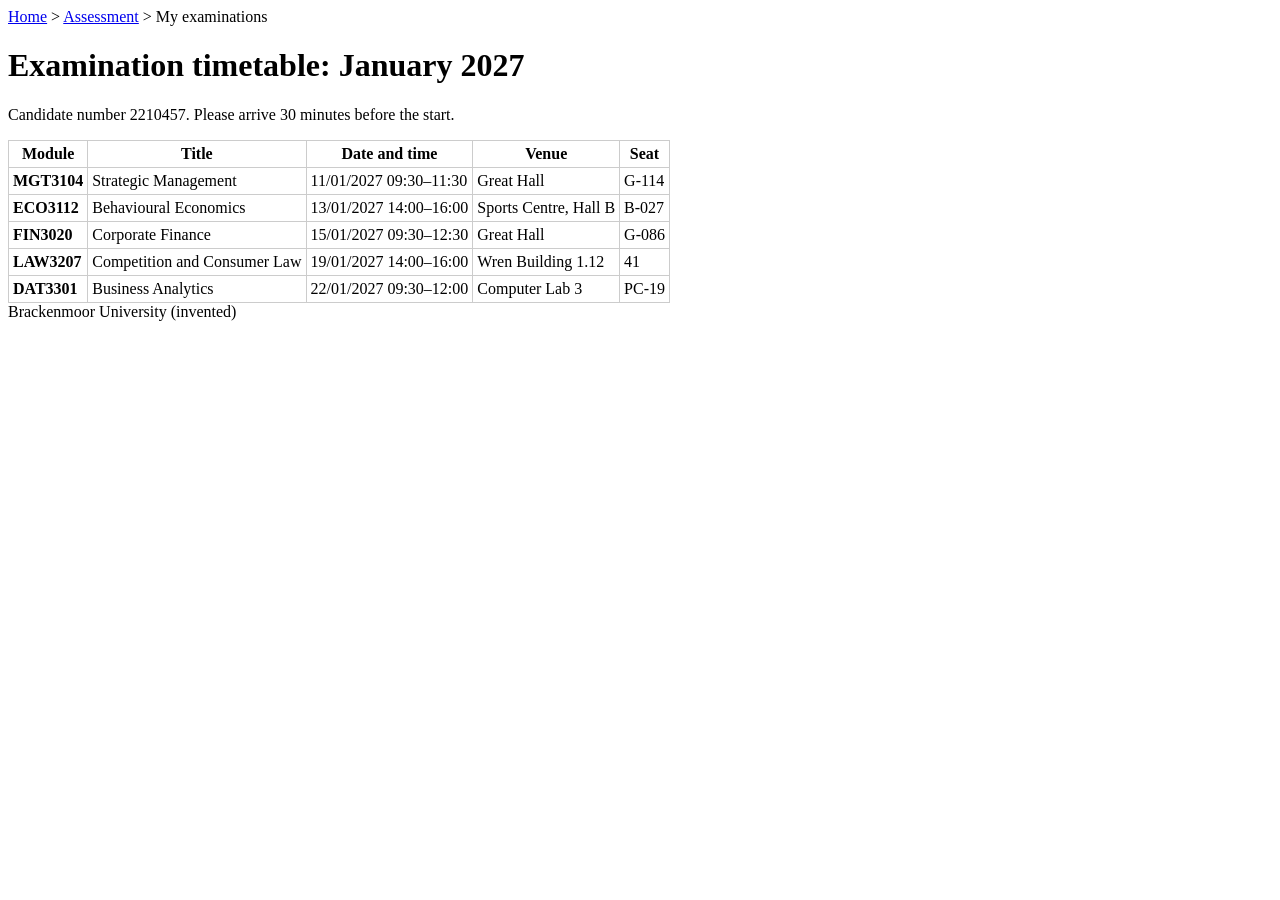
<file: data/exam-timetable.html>
<!DOCTYPE html>
<html lang="en"><head><meta charset="utf-8"><title>My examinations | Brackenmoor student portal</title>
<style>table{border-collapse:collapse}td,th{border:1px solid #ccc;padding:4px}</style></head>
<body><nav><a href="#">Home</a> &gt; <a href="#">Assessment</a> &gt; My examinations</nav>
<h1>Examination timetable: January 2027</h1>
<p>Candidate number 2210457. Please arrive 30&nbsp;minutes before the start.</p>
<!-- <tr><td>Old draft row</td></tr> -->
<table id="exams">
  <thead><tr><th>Module</th><th>Title</th><th>Date and time</th><th>Venue</th><th>Seat</th></tr></thead>
  <tbody>
      <tr class="exam-row"><td><strong>MGT3104</strong></td><td>Strategic Management</td><td>11/01/2027 09:30&ndash;11:30</td><td>Great Hall</td><td>G-114</td></tr>
      <tr class="exam-row"><td><strong>ECO3112</strong></td><td>Behavioural Economics</td><td>13/01/2027 14:00&ndash;16:00</td><td>Sports Centre, Hall B</td><td>B-027</td></tr>
      <tr class="exam-row"><td><strong>FIN3020</strong></td><td>Corporate Finance</td><td>15/01/2027 09:30&ndash;12:30</td><td>Great Hall</td><td>G-086</td></tr>
      <tr class="exam-row"><td><strong>LAW3207</strong></td><td>Competition and Consumer Law</td><td>19/01/2027 14:00&ndash;16:00</td><td>Wren Building 1.12</td><td>41</td></tr>
      <tr class="exam-row"><td><strong>DAT3301</strong></td><td>Business Analytics</td><td>22/01/2027 09:30&ndash;12:00</td><td>Computer Lab 3</td><td>PC-19</td></tr>
  </tbody>
</table>
<footer>Brackenmoor University (invented)</footer></body></html>
</file>
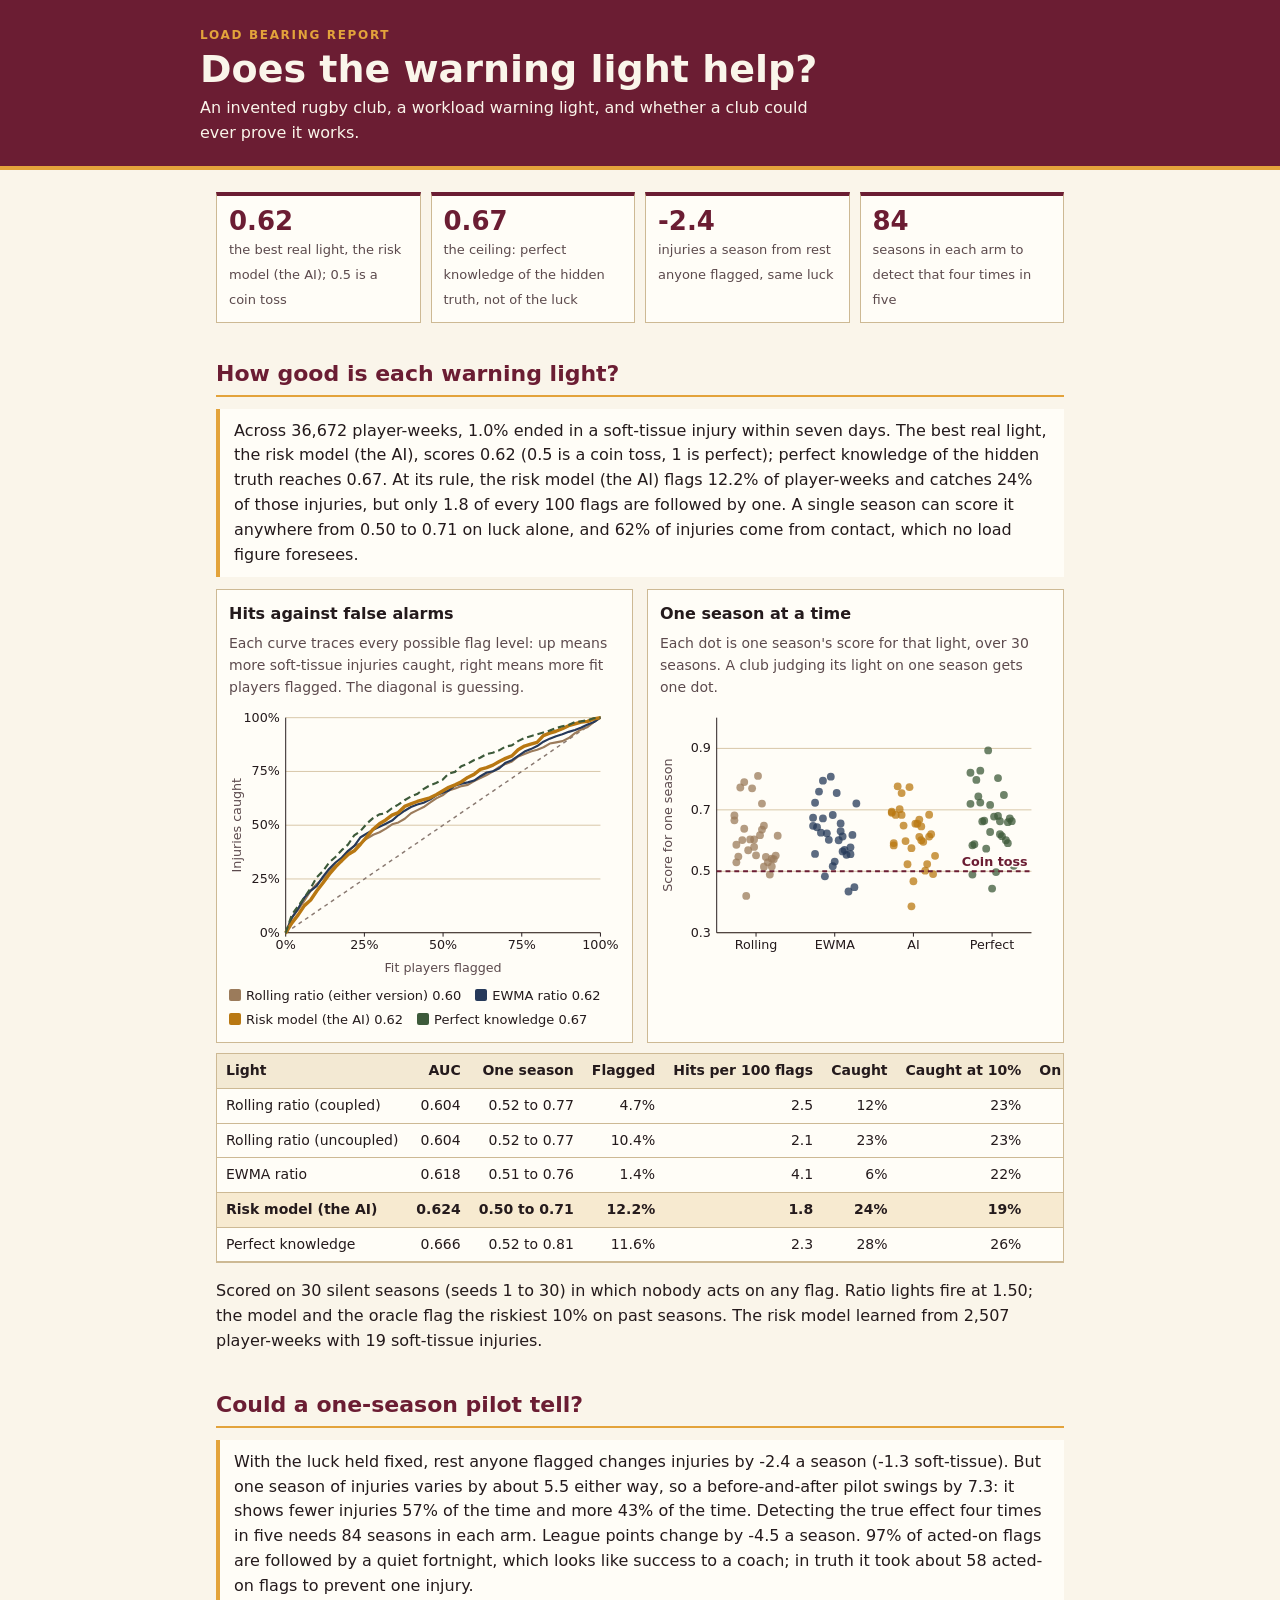
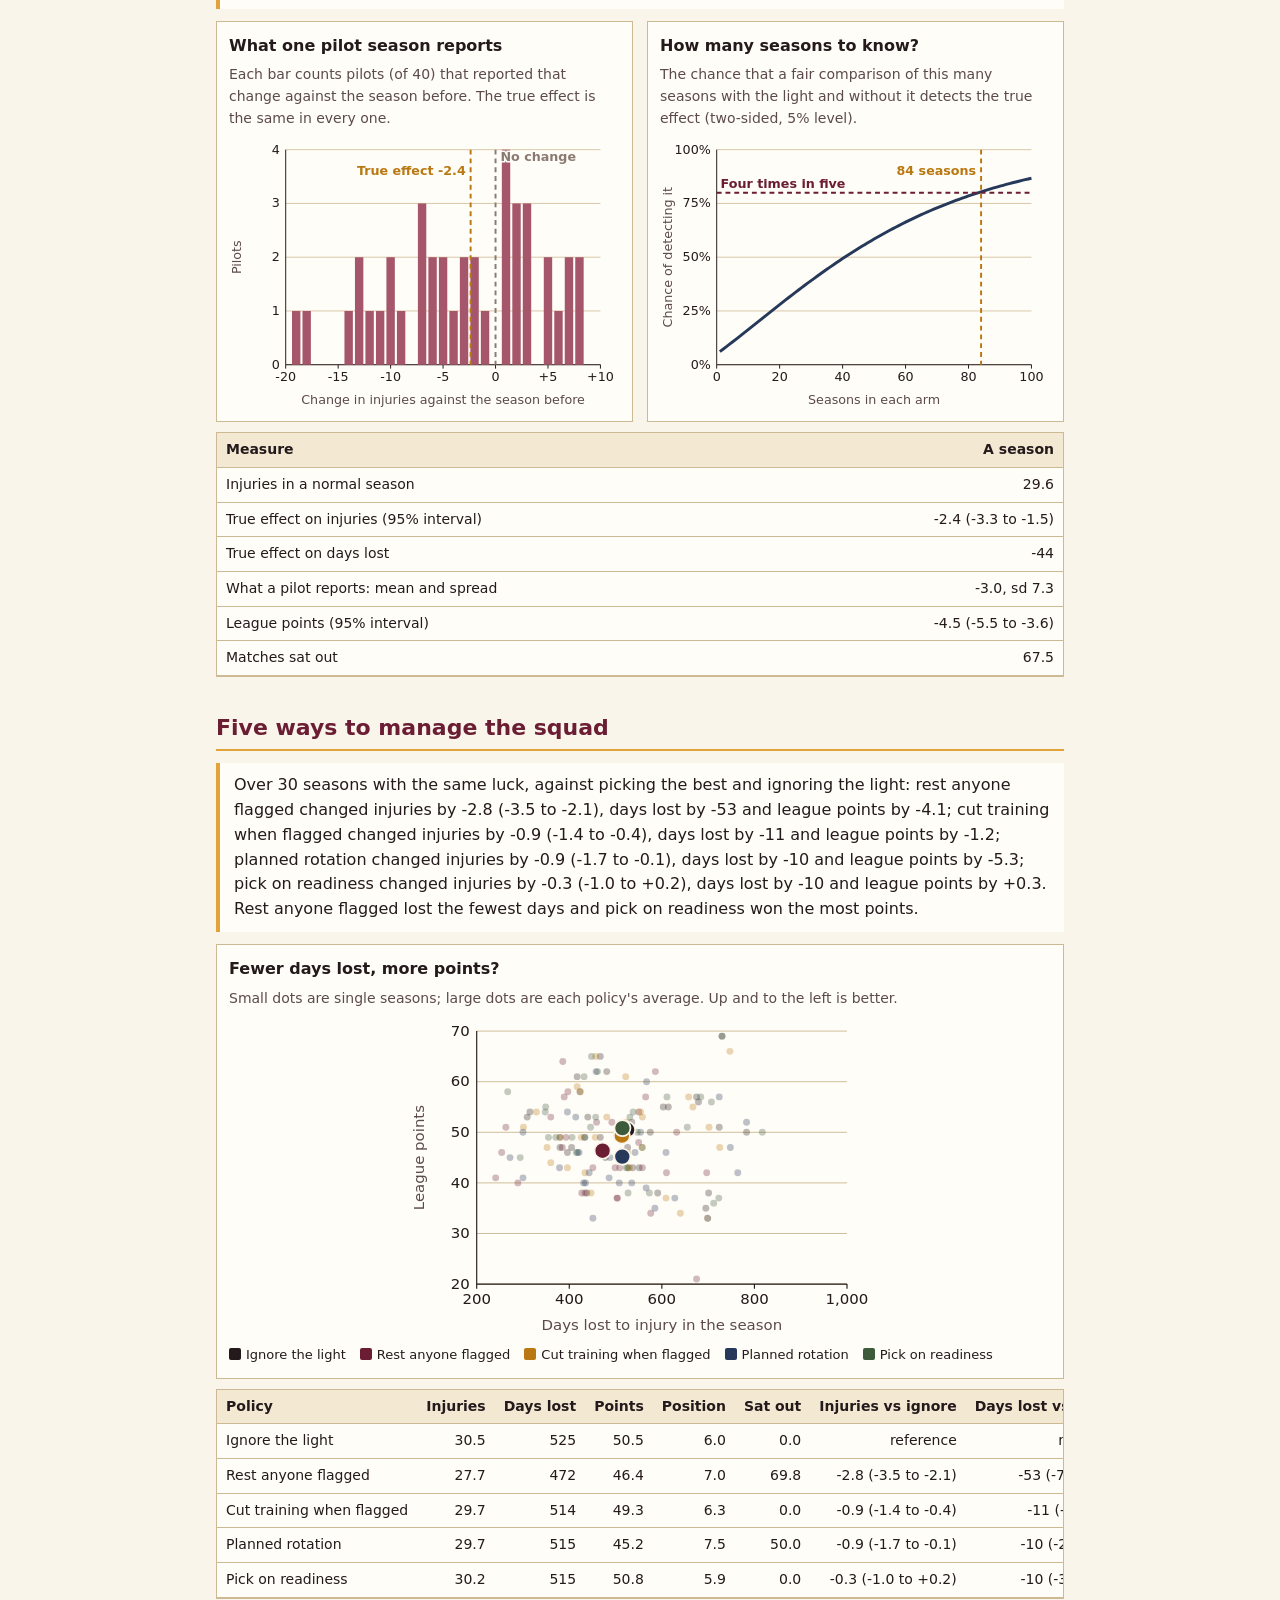
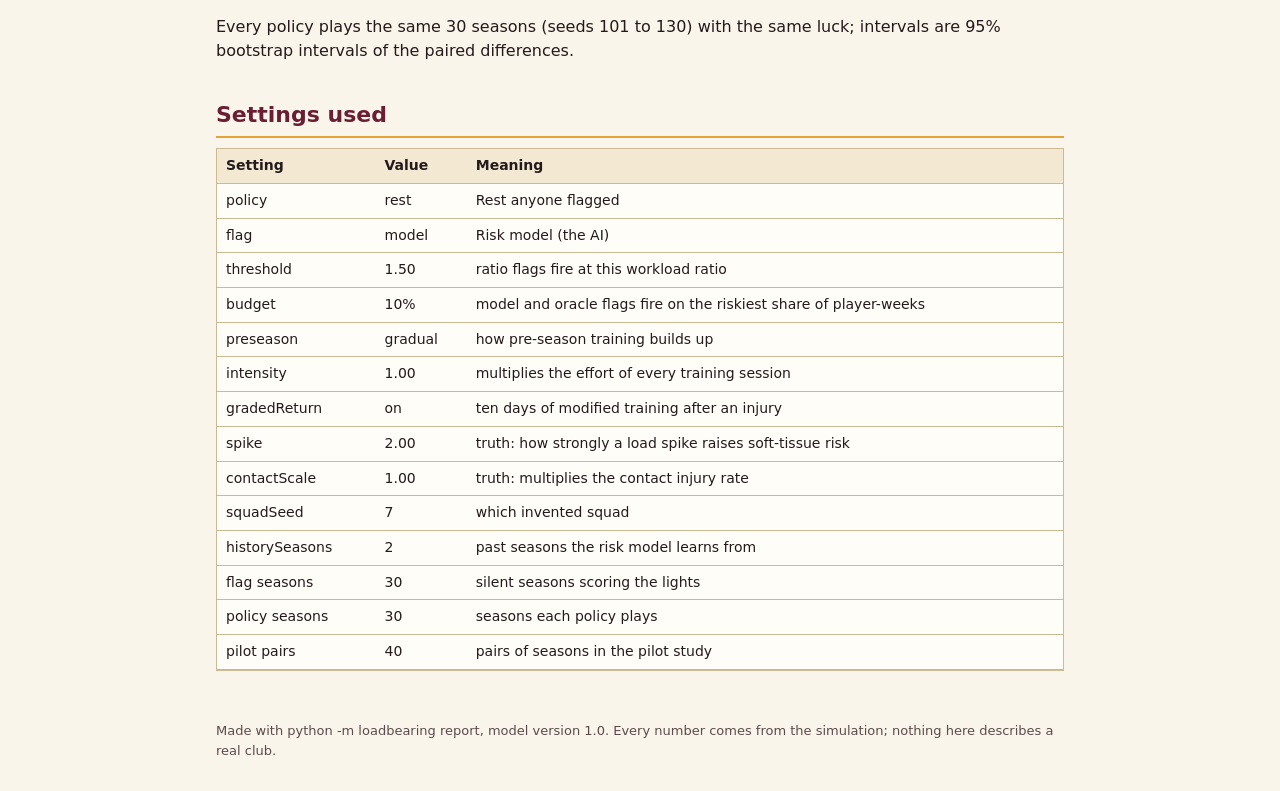
<file: docs/report.html>
<!doctype html>
<html lang="en-GB">
<head>
<meta charset="utf-8">
<meta name="viewport" content="width=device-width, initial-scale=1">
<title>Does the warning light help?</title>
<style>
:root { --claret: #6b1d33; --gold: #e3a33b; --cream: #faf5ea; --ink: #241a1c; --soft: #5c4a4d;
  --rule: #cdb994; --card: #fffdf7; --head: #f3e9d3; }
* { box-sizing: border-box; }
body { margin: 0; background: var(--cream); color: var(--ink);
  font: 16px/1.55 system-ui, -apple-system, "Segoe UI", Roboto, "Helvetica Neue", Arial, sans-serif; }
header { background: var(--claret); color: var(--cream); padding: 26px 16px 20px;
  border-bottom: 4px solid var(--gold); }
header .inner, main { max-width: 880px; margin: 0 auto; }
main { padding: 4px 16px 40px; }
.kicker { margin: 0 0 4px; color: var(--gold); font-size: 12px; font-weight: 700; letter-spacing: .14em;
  text-transform: uppercase; }
h1 { margin: 0 0 6px; font-size: clamp(26px, 6vw, 38px); line-height: 1.1; }
header p { margin: 0; max-width: 60ch; }
h2 { margin: 34px 0 10px; padding-bottom: 4px; color: var(--claret); font-size: 22px;
  border-bottom: 2px solid var(--gold); }
h3 { margin: 0 0 6px; font-size: 16px; }
.tiles { display: grid; grid-template-columns: repeat(auto-fit, minmax(min(100%, 170px), 1fr)); gap: 10px;
  margin: 18px 0 6px; }
.tile { background: var(--card); border: 1px solid var(--rule); border-top: 4px solid var(--claret);
  padding: 10px 12px; }
.tile b { display: block; color: var(--claret); font-size: 26px; line-height: 1.2; }
.tile span { color: var(--soft); font-size: 13px; }
.note { margin: 12px 0; padding: 10px 14px; background: var(--card); border-left: 4px solid var(--gold); }
.grid { display: grid; grid-template-columns: repeat(auto-fit, minmax(min(100%, 340px), 1fr)); gap: 14px; }
figure { margin: 0; padding: 12px; background: var(--card); border: 1px solid var(--rule); }
figcaption { color: var(--soft); font-size: 14px; }
svg.chart { display: block; width: 100%; max-width: 460px; height: auto; margin: 6px auto 0; font-size: 13px;
  fill: var(--ink); }
svg.chart .axis { fill: var(--soft); }
svg.chart .ref { font-weight: 700; stroke: #fffdf7; stroke-width: 3px; paint-order: stroke; }
.legend { display: flex; flex-wrap: wrap; gap: 4px 14px; margin: 8px 0 0; padding: 0; list-style: none;
  font-size: 13px; }
.legend i { display: inline-block; width: 12px; height: 12px; margin-right: 5px; vertical-align: -1px;
  border-radius: 2px; }
.table-wrap { overflow-x: auto; margin: 10px 0; border: 1px solid var(--rule); }
table { width: 100%; border-collapse: collapse; background: var(--card); font-size: 14px; }
th, td { padding: 6px 9px; border-bottom: 1px solid var(--rule); text-align: left; white-space: nowrap; }
th { background: var(--head); }
.num { text-align: right; font-variant-numeric: tabular-nums; }
tr.us td { background: #f7ead0; font-weight: 700; }
.warn { padding: 8px 12px; background: #f4dca8; border-left: 4px solid var(--claret); }
footer { max-width: 880px; margin: 0 auto; padding: 0 16px 30px; color: var(--soft); font-size: 13px; }
</style>
</head>
<body>
<header><div class="inner"><p class="kicker">Load bearing report</p><h1>Does the warning light help?</h1><p>An invented rugby club, a workload warning light, and whether a club could ever prove it works.</p></div></header>
<main>
<div class="tiles"><div class="tile"><b>0.62</b><span>the best real light, the risk model (the AI); 0.5 is a coin toss</span></div><div class="tile"><b>0.67</b><span>the ceiling: perfect knowledge of the hidden truth, not of the luck</span></div><div class="tile"><b>-2.4</b><span>injuries a season from rest anyone flagged, same luck</span></div><div class="tile"><b>84</b><span>seasons in each arm to detect that four times in five</span></div></div>
<h2>How good is each warning light?</h2>
<p class="note">Across 36,672 player-weeks, 1.0% ended in a soft-tissue injury within seven days. The best real light, the risk model (the AI), scores 0.62 (0.5 is a coin toss, 1 is perfect); perfect knowledge of the hidden truth reaches 0.67. At its rule, the risk model (the AI) flags 12.2% of player-weeks and catches 24% of those injuries, but only 1.8 of every 100 flags are followed by one. A single season can score it anywhere from 0.50 to 0.71 on luck alone, and 62% of injuries come from contact, which no load figure foresees.</p>
<div class="grid"><figure><h3>Hits against false alarms</h3><figcaption>Each curve traces every possible flag level: up means more soft-tissue injuries caught, right means more fit players flagged. The diagonal is guessing.</figcaption><svg class="chart" viewBox="0 0 400 280" role="img" aria-label="ROC curves for each warning light">
<title>ROC curves for each warning light</title>
<line x1="58" x2="380" y1="234" y2="234" stroke="#cdb994" stroke-width="0.8"/>
<text x="52" y="238" text-anchor="end">0%</text>
<line x1="58" x2="380" y1="179" y2="179" stroke="#cdb994" stroke-width="0.8"/>
<text x="52" y="183" text-anchor="end">25%</text>
<line x1="58" x2="380" y1="124" y2="124" stroke="#cdb994" stroke-width="0.8"/>
<text x="52" y="128" text-anchor="end">50%</text>
<line x1="58" x2="380" y1="69" y2="69" stroke="#cdb994" stroke-width="0.8"/>
<text x="52" y="73" text-anchor="end">75%</text>
<line x1="58" x2="380" y1="14" y2="14" stroke="#cdb994" stroke-width="0.8"/>
<text x="52" y="18" text-anchor="end">100%</text>
<line x1="58" x2="58" y1="234" y2="238" stroke="#241a1c"/>
<text x="58" y="251" text-anchor="middle">0%</text>
<line x1="138.5" x2="138.5" y1="234" y2="238" stroke="#241a1c"/>
<text x="138.5" y="251" text-anchor="middle">25%</text>
<line x1="219" x2="219" y1="234" y2="238" stroke="#241a1c"/>
<text x="219" y="251" text-anchor="middle">50%</text>
<line x1="299.5" x2="299.5" y1="234" y2="238" stroke="#241a1c"/>
<text x="299.5" y="251" text-anchor="middle">75%</text>
<line x1="380" x2="380" y1="234" y2="238" stroke="#241a1c"/>
<text x="380" y="251" text-anchor="middle">100%</text>
<line x1="58" x2="380" y1="234" y2="234" stroke="#241a1c"/>
<line x1="58" x2="58" y1="14" y2="234" stroke="#241a1c"/>
<text x="219.0" y="274" text-anchor="middle" class="axis">Fit players flagged</text>
<text transform="translate(12 124.0) rotate(-90)" text-anchor="middle" class="axis">Injuries caught</text>
<polyline points="58,234 380,14" fill="none" stroke="#8a7a72" stroke-width="1.5" stroke-linejoin="round" stroke-dasharray="4 4"/>
<polyline points="58,234 58.01,234 64.29,218.24 70.68,210.68 77.04,201.22 83.4,191.13 89.8,184.2 96.22,178.53 102.6,170.33 109.03,165.29 115.46,160.88 121.83,151.42 128.24,145.12 134.7,142.6 141.13,137.55 147.57,133.77 154.03,131.25 160.48,127.47 166.91,123.05 173.39,121.16 179.83,117.38 186.25,111.71 192.7,108.56 199.16,105.4 205.59,100.99 212.03,96.58 218.48,93.43 224.91,88.38 231.38,86.49 237.84,83.97 244.32,82.71 250.77,78.93 257.22,75.78 263.67,72.62 270.12,68.84 276.56,64.43 283.01,61.28 289.47,58.76 295.9,53.71 302.36,51.19 308.82,48.67 315.3,46.78 321.76,44.26 328.2,40.48 334.68,39.21 341.16,37.95 347.62,34.8 354.04,29.76 360.49,25.98 366.95,23.46 373.38,18.41 379.81,14 380,14" fill="none" stroke="#9b7b5b" stroke-width="2.2" stroke-linejoin="round"/>
<polyline points="58,234 58.01,234 64.29,218.87 70.66,209.42 77,198.07 83.4,191.13 89.83,186.09 96.19,176.64 102.57,168.44 108.98,162.14 115.41,157.09 121.81,150.16 128.24,145.12 134.61,136.29 141.06,132.51 147.5,128.73 153.95,125.58 160.41,122.42 166.86,119.27 173.28,113.6 179.72,109.19 186.16,105.4 192.62,102.88 199.09,100.99 205.55,97.84 211.98,93.43 218.45,90.91 224.91,88.38 231.34,83.34 237.81,81.45 244.29,80.19 250.76,78.3 257.19,73.89 263.64,70.1 270.12,68.84 276.57,65.69 282.99,60.02 289.45,57.5 295.89,53.08 302.33,48.67 308.79,46.15 315.24,43 321.68,38.58 328.13,35.43 334.59,32.91 341.07,31.02 347.53,28.5 354,26.61 360.46,24.09 366.92,20.93 373.38,18.41 379.81,14 380,14" fill="none" stroke="#26395a" stroke-width="2.2" stroke-linejoin="round"/>
<polyline points="58,234 58.01,234 64.37,223.91 70.75,215.72 77.11,206.26 83.53,200.59 89.9,191.13 96.28,182.94 102.65,174.11 109.04,166.55 115.45,160.25 121.86,153.94 128.31,150.16 134.71,143.23 141.1,135.66 147.49,128.1 153.91,122.42 160.35,118.64 166.78,113.6 173.24,111.08 179.65,104.77 186.12,102.25 192.58,99.73 199.05,97.84 205.52,95.95 211.97,92.8 218.42,89.01 224.86,85.23 231.33,82.71 237.78,79.56 244.22,75.15 250.67,71.99 257.1,66.95 263.57,65.06 270.03,62.54 276.48,58.76 282.93,55.6 289.39,53.08 295.8,46.78 302.25,43 308.72,41.11 315.19,39.21 321.59,32.28 328.05,29.76 334.52,27.87 340.99,25.35 347.44,22.19 353.91,20.3 360.38,18.41 366.87,17.78 373.33,15.26 379.81,14 380,14" fill="none" stroke="#b97812" stroke-width="3.5" stroke-linejoin="round"/>
<polyline points="58,234 58.01,234 64.25,215.72 70.62,206.89 77,198.07 83.36,188.61 89.7,177.27 96.11,170.96 102.48,162.14 108.9,156.46 115.3,149.53 121.72,143.86 128.09,134.4 134.52,129.99 140.91,122.42 147.33,116.75 153.78,112.97 160.26,111.71 166.68,106.66 173.13,102.88 179.56,98.47 186.01,94.69 192.47,92.17 198.9,87.12 205.34,83.34 211.81,80.82 218.26,77.67 224.67,71.36 231.14,69.47 237.56,63.8 244.02,61.28 250.47,57.5 256.93,54.97 263.37,51.19 269.85,49.93 276.32,47.41 282.76,43.63 289.24,42.37 295.68,37.95 302.13,34.8 308.6,32.91 315.07,31.02 321.54,29.13 328.02,27.24 334.48,24.72 340.95,22.83 347.43,21.56 353.88,18.41 360.37,17.78 366.85,16.52 373.32,14.63 379.81,14 380,14" fill="none" stroke="#3d5a3a" stroke-width="2.2" stroke-linejoin="round" stroke-dasharray="7 4"/>
</svg><ul class="legend"><li><i style="background:#9b7b5b"></i>Rolling ratio (either version) 0.60</li><li><i style="background:#26395a"></i>EWMA ratio 0.62</li><li><i style="background:#b97812"></i>Risk model (the AI) 0.62</li><li><i style="background:#3d5a3a"></i>Perfect knowledge 0.67</li></ul></figure><figure><h3>One season at a time</h3><figcaption>Each dot is one season&#x27;s score for that light, over 30 seasons. A club judging its light on one season gets one dot.</figcaption><svg class="chart" viewBox="0 0 400 280" role="img" aria-label="Single-season AUC for each light">
<title>Single-season AUC for each light</title>
<line x1="58" x2="380" y1="234" y2="234" stroke="#cdb994" stroke-width="0.8"/>
<text x="52" y="238" text-anchor="end">0.3</text>
<line x1="58" x2="380" y1="171.14" y2="171.14" stroke="#cdb994" stroke-width="0.8"/>
<text x="52" y="175.14" text-anchor="end">0.5</text>
<line x1="58" x2="380" y1="108.29" y2="108.29" stroke="#cdb994" stroke-width="0.8"/>
<text x="52" y="112.29" text-anchor="end">0.7</text>
<line x1="58" x2="380" y1="45.43" y2="45.43" stroke="#cdb994" stroke-width="0.8"/>
<text x="52" y="49.43" text-anchor="end">0.9</text>
<line x1="98.25" x2="98.25" y1="234" y2="238" stroke="#241a1c"/>
<text x="98.25" y="251" text-anchor="middle">Rolling</text>
<line x1="178.75" x2="178.75" y1="234" y2="238" stroke="#241a1c"/>
<text x="178.75" y="251" text-anchor="middle">EWMA</text>
<line x1="259.25" x2="259.25" y1="234" y2="238" stroke="#241a1c"/>
<text x="259.25" y="251" text-anchor="middle">AI</text>
<line x1="339.75" x2="339.75" y1="234" y2="238" stroke="#241a1c"/>
<text x="339.75" y="251" text-anchor="middle">Perfect</text>
<line x1="58" x2="380" y1="234" y2="234" stroke="#241a1c"/>
<line x1="58" x2="58" y1="14" y2="234" stroke="#241a1c"/>
<text transform="translate(12 124.0) rotate(-90)" text-anchor="middle" class="axis">Score for one season</text>
<circle cx="76.11" cy="118.98" r="4" fill="#9b7b5b" fill-opacity="0.75"/>
<circle cx="104.29" cy="128.49" r="4" fill="#9b7b5b" fill-opacity="0.75"/>
<circle cx="86.17" cy="127.64" r="4" fill="#9b7b5b" fill-opacity="0.75"/>
<circle cx="114.35" cy="158.27" r="4" fill="#9b7b5b" fill-opacity="0.75"/>
<circle cx="96.24" cy="138.62" r="4" fill="#9b7b5b" fill-opacity="0.75"/>
<circle cx="78.12" cy="161.95" r="4" fill="#9b7b5b" fill-opacity="0.75"/>
<circle cx="106.3" cy="124.46" r="4" fill="#9b7b5b" fill-opacity="0.75"/>
<circle cx="88.19" cy="196.38" r="4" fill="#9b7b5b" fill-opacity="0.75"/>
<circle cx="116.36" cy="158.85" r="4" fill="#9b7b5b" fill-opacity="0.75"/>
<circle cx="98.25" cy="154.83" r="4" fill="#9b7b5b" fill-opacity="0.75"/>
<circle cx="80.14" cy="156.1" r="4" fill="#9b7b5b" fill-opacity="0.75"/>
<circle cx="108.31" cy="156.49" r="4" fill="#9b7b5b" fill-opacity="0.75"/>
<circle cx="90.2" cy="149.61" r="4" fill="#9b7b5b" fill-opacity="0.75"/>
<circle cx="118.38" cy="155.03" r="4" fill="#9b7b5b" fill-opacity="0.75"/>
<circle cx="100.26" cy="73.6" r="4" fill="#9b7b5b" fill-opacity="0.75"/>
<circle cx="82.15" cy="85.45" r="4" fill="#9b7b5b" fill-opacity="0.75"/>
<circle cx="110.33" cy="162.02" r="4" fill="#9b7b5b" fill-opacity="0.75"/>
<circle cx="92.21" cy="138.5" r="4" fill="#9b7b5b" fill-opacity="0.75"/>
<circle cx="120.39" cy="134.81" r="4" fill="#9b7b5b" fill-opacity="0.75"/>
<circle cx="102.28" cy="134.17" r="4" fill="#9b7b5b" fill-opacity="0.75"/>
<circle cx="84.16" cy="139.18" r="4" fill="#9b7b5b" fill-opacity="0.75"/>
<circle cx="112.34" cy="174.56" r="4" fill="#9b7b5b" fill-opacity="0.75"/>
<circle cx="94.22" cy="86.27" r="4" fill="#9b7b5b" fill-opacity="0.75"/>
<circle cx="76.11" cy="114.1" r="4" fill="#9b7b5b" fill-opacity="0.75"/>
<circle cx="104.29" cy="101.89" r="4" fill="#9b7b5b" fill-opacity="0.75"/>
<circle cx="86.17" cy="79.87" r="4" fill="#9b7b5b" fill-opacity="0.75"/>
<circle cx="114.35" cy="166.14" r="4" fill="#9b7b5b" fill-opacity="0.75"/>
<circle cx="96.24" cy="146.23" r="4" fill="#9b7b5b" fill-opacity="0.75"/>
<circle cx="78.12" cy="144.01" r="4" fill="#9b7b5b" fill-opacity="0.75"/>
<circle cx="106.3" cy="166.39" r="4" fill="#9b7b5b" fill-opacity="0.75"/>
<circle cx="156.61" cy="116.37" r="4" fill="#26395a" fill-opacity="0.75"/>
<circle cx="184.79" cy="122.18" r="4" fill="#26395a" fill-opacity="0.75"/>
<circle cx="166.68" cy="117.02" r="4" fill="#26395a" fill-opacity="0.75"/>
<circle cx="194.85" cy="153.62" r="4" fill="#26395a" fill-opacity="0.75"/>
<circle cx="176.74" cy="113.57" r="4" fill="#26395a" fill-opacity="0.75"/>
<circle cx="158.62" cy="153.4" r="4" fill="#26395a" fill-opacity="0.75"/>
<circle cx="186.8" cy="135.59" r="4" fill="#26395a" fill-opacity="0.75"/>
<circle cx="168.69" cy="176.32" r="4" fill="#26395a" fill-opacity="0.75"/>
<circle cx="196.86" cy="133.94" r="4" fill="#26395a" fill-opacity="0.75"/>
<circle cx="178.75" cy="161.26" r="4" fill="#26395a" fill-opacity="0.75"/>
<circle cx="160.64" cy="126.12" r="4" fill="#26395a" fill-opacity="0.75"/>
<circle cx="188.81" cy="149.24" r="4" fill="#26395a" fill-opacity="0.75"/>
<circle cx="170.7" cy="132.27" r="4" fill="#26395a" fill-opacity="0.75"/>
<circle cx="198.88" cy="187.35" r="4" fill="#26395a" fill-opacity="0.75"/>
<circle cx="180.76" cy="91.04" r="4" fill="#26395a" fill-opacity="0.75"/>
<circle cx="162.65" cy="89.64" r="4" fill="#26395a" fill-opacity="0.75"/>
<circle cx="190.82" cy="154.31" r="4" fill="#26395a" fill-opacity="0.75"/>
<circle cx="172.71" cy="138.99" r="4" fill="#26395a" fill-opacity="0.75"/>
<circle cx="200.89" cy="101.83" r="4" fill="#26395a" fill-opacity="0.75"/>
<circle cx="182.78" cy="139.41" r="4" fill="#26395a" fill-opacity="0.75"/>
<circle cx="164.66" cy="131.6" r="4" fill="#26395a" fill-opacity="0.75"/>
<circle cx="192.84" cy="191.79" r="4" fill="#26395a" fill-opacity="0.75"/>
<circle cx="174.72" cy="74.37" r="4" fill="#26395a" fill-opacity="0.75"/>
<circle cx="156.61" cy="124.65" r="4" fill="#26395a" fill-opacity="0.75"/>
<circle cx="184.79" cy="130.19" r="4" fill="#26395a" fill-opacity="0.75"/>
<circle cx="166.68" cy="78.47" r="4" fill="#26395a" fill-opacity="0.75"/>
<circle cx="194.85" cy="146.65" r="4" fill="#26395a" fill-opacity="0.75"/>
<circle cx="176.74" cy="165.92" r="4" fill="#26395a" fill-opacity="0.75"/>
<circle cx="158.62" cy="101.01" r="4" fill="#26395a" fill-opacity="0.75"/>
<circle cx="186.8" cy="150.86" r="4" fill="#26395a" fill-opacity="0.75"/>
<circle cx="237.11" cy="110.25" r="4" fill="#b97812" fill-opacity="0.75"/>
<circle cx="265.29" cy="118.23" r="4" fill="#b97812" fill-opacity="0.75"/>
<circle cx="247.18" cy="113.5" r="4" fill="#b97812" fill-opacity="0.75"/>
<circle cx="275.35" cy="135.64" r="4" fill="#b97812" fill-opacity="0.75"/>
<circle cx="257.24" cy="147.46" r="4" fill="#b97812" fill-opacity="0.75"/>
<circle cx="239.12" cy="142.29" r="4" fill="#b97812" fill-opacity="0.75"/>
<circle cx="267.3" cy="125.26" r="4" fill="#b97812" fill-opacity="0.75"/>
<circle cx="249.19" cy="124.39" r="4" fill="#b97812" fill-opacity="0.75"/>
<circle cx="277.36" cy="133.16" r="4" fill="#b97812" fill-opacity="0.75"/>
<circle cx="259.25" cy="181.31" r="4" fill="#b97812" fill-opacity="0.75"/>
<circle cx="241.14" cy="113.46" r="4" fill="#b97812" fill-opacity="0.75"/>
<circle cx="269.31" cy="141" r="4" fill="#b97812" fill-opacity="0.75"/>
<circle cx="251.2" cy="140.27" r="4" fill="#b97812" fill-opacity="0.75"/>
<circle cx="279.38" cy="173.97" r="4" fill="#b97812" fill-opacity="0.75"/>
<circle cx="261.26" cy="122.46" r="4" fill="#b97812" fill-opacity="0.75"/>
<circle cx="243.15" cy="84.31" r="4" fill="#b97812" fill-opacity="0.75"/>
<circle cx="271.32" cy="170.47" r="4" fill="#b97812" fill-opacity="0.75"/>
<circle cx="253.21" cy="163.92" r="4" fill="#b97812" fill-opacity="0.75"/>
<circle cx="281.39" cy="155.32" r="4" fill="#b97812" fill-opacity="0.75"/>
<circle cx="263.27" cy="122.54" r="4" fill="#b97812" fill-opacity="0.75"/>
<circle cx="245.16" cy="107.58" r="4" fill="#b97812" fill-opacity="0.75"/>
<circle cx="273.34" cy="163.81" r="4" fill="#b97812" fill-opacity="0.75"/>
<circle cx="255.23" cy="85.06" r="4" fill="#b97812" fill-opacity="0.75"/>
<circle cx="237.11" cy="111.37" r="4" fill="#b97812" fill-opacity="0.75"/>
<circle cx="265.29" cy="135.93" r="4" fill="#b97812" fill-opacity="0.75"/>
<circle cx="247.18" cy="91.1" r="4" fill="#b97812" fill-opacity="0.75"/>
<circle cx="275.35" cy="113.28" r="4" fill="#b97812" fill-opacity="0.75"/>
<circle cx="257.24" cy="207" r="4" fill="#b97812" fill-opacity="0.75"/>
<circle cx="239.12" cy="144.64" r="4" fill="#b97812" fill-opacity="0.75"/>
<circle cx="267.3" cy="139.28" r="4" fill="#b97812" fill-opacity="0.75"/>
<circle cx="317.61" cy="70.31" r="4" fill="#3d5a3a" fill-opacity="0.75"/>
<circle cx="345.79" cy="114.53" r="4" fill="#3d5a3a" fill-opacity="0.75"/>
<circle cx="327.68" cy="100.82" r="4" fill="#3d5a3a" fill-opacity="0.75"/>
<circle cx="355.85" cy="120.9" r="4" fill="#3d5a3a" fill-opacity="0.75"/>
<circle cx="337.74" cy="103.26" r="4" fill="#3d5a3a" fill-opacity="0.75"/>
<circle cx="319.62" cy="144.55" r="4" fill="#3d5a3a" fill-opacity="0.75"/>
<circle cx="347.8" cy="133.16" r="4" fill="#3d5a3a" fill-opacity="0.75"/>
<circle cx="329.69" cy="120.15" r="4" fill="#3d5a3a" fill-opacity="0.75"/>
<circle cx="357.86" cy="117.14" r="4" fill="#3d5a3a" fill-opacity="0.75"/>
<circle cx="339.75" cy="188.83" r="4" fill="#3d5a3a" fill-opacity="0.75"/>
<circle cx="321.64" cy="143.5" r="4" fill="#3d5a3a" fill-opacity="0.75"/>
<circle cx="349.81" cy="135.22" r="4" fill="#3d5a3a" fill-opacity="0.75"/>
<circle cx="331.7" cy="119.47" r="4" fill="#3d5a3a" fill-opacity="0.75"/>
<circle cx="359.88" cy="119.9" r="4" fill="#3d5a3a" fill-opacity="0.75"/>
<circle cx="341.76" cy="115.2" r="4" fill="#3d5a3a" fill-opacity="0.75"/>
<circle cx="323.65" cy="77.63" r="4" fill="#3d5a3a" fill-opacity="0.75"/>
<circle cx="351.82" cy="93.13" r="4" fill="#3d5a3a" fill-opacity="0.75"/>
<circle cx="333.71" cy="148.01" r="4" fill="#3d5a3a" fill-opacity="0.75"/>
<circle cx="361.89" cy="165.55" r="4" fill="#3d5a3a" fill-opacity="0.75"/>
<circle cx="343.77" cy="171.92" r="4" fill="#3d5a3a" fill-opacity="0.75"/>
<circle cx="325.66" cy="94.52" r="4" fill="#3d5a3a" fill-opacity="0.75"/>
<circle cx="353.84" cy="139.36" r="4" fill="#3d5a3a" fill-opacity="0.75"/>
<circle cx="335.73" cy="47.53" r="4" fill="#3d5a3a" fill-opacity="0.75"/>
<circle cx="317.61" cy="102.12" r="4" fill="#3d5a3a" fill-opacity="0.75"/>
<circle cx="345.79" cy="75.81" r="4" fill="#3d5a3a" fill-opacity="0.75"/>
<circle cx="327.68" cy="68.2" r="4" fill="#3d5a3a" fill-opacity="0.75"/>
<circle cx="355.85" cy="142.35" r="4" fill="#3d5a3a" fill-opacity="0.75"/>
<circle cx="337.74" cy="130.96" r="4" fill="#3d5a3a" fill-opacity="0.75"/>
<circle cx="319.62" cy="174.54" r="4" fill="#3d5a3a" fill-opacity="0.75"/>
<circle cx="347.8" cy="119.94" r="4" fill="#3d5a3a" fill-opacity="0.75"/>
<line x1="58" x2="380" y1="171.14" y2="171.14" stroke="#6b1d33" stroke-width="2" stroke-dasharray="5 4"/>
<text x="376" y="166.14" text-anchor="end" fill="#6b1d33" class="ref">Coin toss</text>
</svg></figure></div>
<div class="table-wrap"><table><thead><tr><th>Light</th><th class=num>AUC</th><th class=num>One season</th><th class=num>Flagged</th><th class=num>Hits per 100 flags</th><th class=num>Caught</th><th class=num>Caught at 10%</th><th class=num>On starters</th></tr></thead><tbody><tr><td>Rolling ratio (coupled)</td><td class=num>0.604</td><td class=num>0.52 to 0.77</td><td class=num>4.7%</td><td class=num>2.5</td><td class=num>12%</td><td class=num>23%</td><td class=num>62%</td></tr><tr><td>Rolling ratio (uncoupled)</td><td class=num>0.604</td><td class=num>0.52 to 0.77</td><td class=num>10.4%</td><td class=num>2.1</td><td class=num>23%</td><td class=num>23%</td><td class=num>55%</td></tr><tr><td>EWMA ratio</td><td class=num>0.618</td><td class=num>0.51 to 0.76</td><td class=num>1.4%</td><td class=num>4.1</td><td class=num>6%</td><td class=num>22%</td><td class=num>n/a</td></tr><tr class=us><td>Risk model (the AI)</td><td class=num>0.624</td><td class=num>0.50 to 0.71</td><td class=num>12.2%</td><td class=num>1.8</td><td class=num>24%</td><td class=num>19%</td><td class=num>37%</td></tr><tr><td>Perfect knowledge</td><td class=num>0.666</td><td class=num>0.52 to 0.81</td><td class=num>11.6%</td><td class=num>2.3</td><td class=num>28%</td><td class=num>26%</td><td class=num>87%</td></tr></tbody></table></div>
<p>Scored on 30 silent seasons (seeds 1 to 30) in which nobody acts on any flag. Ratio lights fire at 1.50; the model and the oracle flag the riskiest 10% on past seasons. The risk model learned from 2,507 player-weeks with 19 soft-tissue injuries.</p>
<h2>Could a one-season pilot tell?</h2>
<p class="note">With the luck held fixed, rest anyone flagged changes injuries by -2.4 a season (-1.3 soft-tissue). But one season of injuries varies by about 5.5 either way, so a before-and-after pilot swings by 7.3: it shows fewer injuries 57% of the time and more 43% of the time. Detecting the true effect four times in five needs 84 seasons in each arm. League points change by -4.5 a season. 97% of acted-on flags are followed by a quiet fortnight, which looks like success to a coach; in truth it took about 58 acted-on flags to prevent one injury.</p>
<div class="grid"><figure><h3>What one pilot season reports</h3><figcaption>Each bar counts pilots (of 40) that reported that change against the season before. The true effect is the same in every one.</figcaption><svg class="chart" viewBox="0 0 400 280" role="img" aria-label="Histogram of what one pilot season reports">
<title>Histogram of what one pilot season reports</title>
<line x1="58" x2="380" y1="234" y2="234" stroke="#cdb994" stroke-width="0.8"/>
<text x="52" y="238" text-anchor="end">0</text>
<line x1="58" x2="380" y1="179" y2="179" stroke="#cdb994" stroke-width="0.8"/>
<text x="52" y="183" text-anchor="end">1</text>
<line x1="58" x2="380" y1="124" y2="124" stroke="#cdb994" stroke-width="0.8"/>
<text x="52" y="128" text-anchor="end">2</text>
<line x1="58" x2="380" y1="69" y2="69" stroke="#cdb994" stroke-width="0.8"/>
<text x="52" y="73" text-anchor="end">3</text>
<line x1="58" x2="380" y1="14" y2="14" stroke="#cdb994" stroke-width="0.8"/>
<text x="52" y="18" text-anchor="end">4</text>
<line x1="58" x2="58" y1="234" y2="238" stroke="#241a1c"/>
<text x="58" y="251" text-anchor="middle">-20</text>
<line x1="111.67" x2="111.67" y1="234" y2="238" stroke="#241a1c"/>
<text x="111.67" y="251" text-anchor="middle">-15</text>
<line x1="165.33" x2="165.33" y1="234" y2="238" stroke="#241a1c"/>
<text x="165.33" y="251" text-anchor="middle">-10</text>
<line x1="219" x2="219" y1="234" y2="238" stroke="#241a1c"/>
<text x="219" y="251" text-anchor="middle">-5</text>
<line x1="272.67" x2="272.67" y1="234" y2="238" stroke="#241a1c"/>
<text x="272.67" y="251" text-anchor="middle">0</text>
<line x1="326.33" x2="326.33" y1="234" y2="238" stroke="#241a1c"/>
<text x="326.33" y="251" text-anchor="middle">+5</text>
<line x1="380" x2="380" y1="234" y2="238" stroke="#241a1c"/>
<text x="380" y="251" text-anchor="middle">+10</text>
<line x1="58" x2="380" y1="234" y2="234" stroke="#241a1c"/>
<line x1="58" x2="58" y1="14" y2="234" stroke="#241a1c"/>
<text x="219.0" y="274" text-anchor="middle" class="axis">Change in injuries against the season before</text>
<text transform="translate(12 124.0) rotate(-90)" text-anchor="middle" class="axis">Pilots</text>
<rect x="64.44" y="179" width="8.59" height="55" fill="#a5566a"/>
<rect x="75.17" y="179" width="8.59" height="55" fill="#a5566a"/>
<rect x="118.11" y="179" width="8.59" height="55" fill="#a5566a"/>
<rect x="128.84" y="124" width="8.59" height="110" fill="#a5566a"/>
<rect x="139.57" y="179" width="8.59" height="55" fill="#a5566a"/>
<rect x="150.31" y="179" width="8.59" height="55" fill="#a5566a"/>
<rect x="161.04" y="124" width="8.59" height="110" fill="#a5566a"/>
<rect x="171.77" y="179" width="8.59" height="55" fill="#a5566a"/>
<rect x="193.24" y="69" width="8.59" height="165" fill="#a5566a"/>
<rect x="203.97" y="124" width="8.59" height="110" fill="#a5566a"/>
<rect x="214.71" y="124" width="8.59" height="110" fill="#a5566a"/>
<rect x="225.44" y="179" width="8.59" height="55" fill="#a5566a"/>
<rect x="236.17" y="124" width="8.59" height="110" fill="#a5566a"/>
<rect x="246.91" y="124" width="8.59" height="110" fill="#a5566a"/>
<rect x="257.64" y="179" width="8.59" height="55" fill="#a5566a"/>
<rect x="279.11" y="14" width="8.59" height="220" fill="#a5566a"/>
<rect x="289.84" y="69" width="8.59" height="165" fill="#a5566a"/>
<rect x="300.57" y="69" width="8.59" height="165" fill="#a5566a"/>
<rect x="322.04" y="124" width="8.59" height="110" fill="#a5566a"/>
<rect x="332.77" y="179" width="8.59" height="55" fill="#a5566a"/>
<rect x="343.51" y="124" width="8.59" height="110" fill="#a5566a"/>
<rect x="354.24" y="124" width="8.59" height="110" fill="#a5566a"/>
<line x1="272.67" x2="272.67" y1="14" y2="234" stroke="#8a7a72" stroke-width="2" stroke-dasharray="5 4"/>
<text x="277.67" y="26" text-anchor="start" fill="#8a7a72" class="ref">No change</text>
<line x1="247.18" x2="247.18" y1="14" y2="234" stroke="#b97812" stroke-width="2" stroke-dasharray="5 4"/>
<text x="242.18" y="40" text-anchor="end" fill="#b97812" class="ref">True effect -2.4</text>
</svg></figure><figure><h3>How many seasons to know?</h3><figcaption>The chance that a fair comparison of this many seasons with the light and without it detects the true effect (two-sided, 5% level).</figcaption><svg class="chart" viewBox="0 0 400 280" role="img" aria-label="Power against seasons in each arm">
<title>Power against seasons in each arm</title>
<line x1="58" x2="380" y1="234" y2="234" stroke="#cdb994" stroke-width="0.8"/>
<text x="52" y="238" text-anchor="end">0%</text>
<line x1="58" x2="380" y1="179" y2="179" stroke="#cdb994" stroke-width="0.8"/>
<text x="52" y="183" text-anchor="end">25%</text>
<line x1="58" x2="380" y1="124" y2="124" stroke="#cdb994" stroke-width="0.8"/>
<text x="52" y="128" text-anchor="end">50%</text>
<line x1="58" x2="380" y1="69" y2="69" stroke="#cdb994" stroke-width="0.8"/>
<text x="52" y="73" text-anchor="end">75%</text>
<line x1="58" x2="380" y1="14" y2="14" stroke="#cdb994" stroke-width="0.8"/>
<text x="52" y="18" text-anchor="end">100%</text>
<line x1="58" x2="58" y1="234" y2="238" stroke="#241a1c"/>
<text x="58" y="251" text-anchor="middle">0</text>
<line x1="122.4" x2="122.4" y1="234" y2="238" stroke="#241a1c"/>
<text x="122.4" y="251" text-anchor="middle">20</text>
<line x1="186.8" x2="186.8" y1="234" y2="238" stroke="#241a1c"/>
<text x="186.8" y="251" text-anchor="middle">40</text>
<line x1="251.2" x2="251.2" y1="234" y2="238" stroke="#241a1c"/>
<text x="251.2" y="251" text-anchor="middle">60</text>
<line x1="315.6" x2="315.6" y1="234" y2="238" stroke="#241a1c"/>
<text x="315.6" y="251" text-anchor="middle">80</text>
<line x1="380" x2="380" y1="234" y2="238" stroke="#241a1c"/>
<text x="380" y="251" text-anchor="middle">100</text>
<line x1="58" x2="380" y1="234" y2="234" stroke="#241a1c"/>
<line x1="58" x2="58" y1="14" y2="234" stroke="#241a1c"/>
<text x="219.0" y="274" text-anchor="middle" class="axis">Seasons in each arm</text>
<text transform="translate(12 124.0) rotate(-90)" text-anchor="middle" class="axis">Chance of detecting it</text>
<polyline points="61.22,220.6 64.44,218.18 67.66,215.73 70.88,213.26 74.1,210.77 77.32,208.26 80.54,205.73 83.76,203.19 86.98,200.65 90.2,198.09 93.42,195.53 96.64,192.96 99.86,190.39 103.08,187.82 106.3,185.26 109.52,182.69 112.74,180.14 115.96,177.59 119.18,175.04 122.4,172.51 125.62,169.98 128.84,167.47 132.06,164.97 135.28,162.49 138.5,160.02 141.72,157.57 144.94,155.14 148.16,152.72 151.38,150.32 154.6,147.95 157.82,145.59 161.04,143.26 164.26,140.94 167.48,138.65 170.7,136.39 173.92,134.14 177.14,131.93 180.36,129.73 183.58,127.56 186.8,125.42 190.02,123.3 193.24,121.21 196.46,119.14 199.68,117.1 202.9,115.09 206.12,113.1 209.34,111.14 212.56,109.21 215.78,107.31 219,105.43 222.22,103.58 225.44,101.76 228.66,99.96 231.88,98.19 235.1,96.45 238.32,94.74 241.54,93.05 244.76,91.39 247.98,89.75 251.2,88.15 254.42,86.57 257.64,85.01 260.86,83.48 264.08,81.98 267.3,80.51 270.52,79.06 273.74,77.63 276.96,76.23 280.18,74.86 283.4,73.51 286.62,72.18 289.84,70.88 293.06,69.61 296.28,68.35 299.5,67.13 302.72,65.92 305.94,64.74 309.16,63.58 312.38,62.44 315.6,61.32 318.82,60.23 322.04,59.16 325.26,58.11 328.48,57.08 331.7,56.07 334.92,55.08 338.14,54.11 341.36,53.16 344.58,52.23 347.8,51.32 351.02,50.43 354.24,49.56 357.46,48.7 360.68,47.87 363.9,47.05 367.12,46.25 370.34,45.47 373.56,44.7 376.78,43.95 380,43.21" fill="none" stroke="#26395a" stroke-width="3" stroke-linejoin="round"/>
<line x1="58" x2="380" y1="58" y2="58" stroke="#6b1d33" stroke-width="2" stroke-dasharray="5 4"/>
<text x="62" y="53" text-anchor="start" fill="#6b1d33" class="ref">Four times in five</text>
<line x1="328.48" x2="328.48" y1="14" y2="234" stroke="#b97812" stroke-width="2" stroke-dasharray="5 4"/>
<text x="323.48" y="40" text-anchor="end" fill="#b97812" class="ref">84 seasons</text>
</svg></figure></div>
<div class="table-wrap"><table><thead><tr><th>Measure</th><th class=num>A season</th></tr></thead><tbody><tr><td>Injuries in a normal season</td><td class=num>29.6</td></tr><tr><td>True effect on injuries (95% interval)</td><td class=num>-2.4 (-3.3 to -1.5)</td></tr><tr><td>True effect on days lost</td><td class=num>-44</td></tr><tr><td>What a pilot reports: mean and spread</td><td class=num>-3.0, sd 7.3</td></tr><tr><td>League points (95% interval)</td><td class=num>-4.5 (-5.5 to -3.6)</td></tr><tr><td>Matches sat out</td><td class=num>67.5</td></tr></tbody></table></div>
<h2>Five ways to manage the squad</h2>
<p class="note">Over 30 seasons with the same luck, against picking the best and ignoring the light: rest anyone flagged changed injuries by -2.8 (-3.5 to -2.1), days lost by -53 and league points by -4.1; cut training when flagged changed injuries by -0.9 (-1.4 to -0.4), days lost by -11 and league points by -1.2; planned rotation changed injuries by -0.9 (-1.7 to -0.1), days lost by -10 and league points by -5.3; pick on readiness changed injuries by -0.3 (-1.0 to +0.2), days lost by -10 and league points by +0.3. Rest anyone flagged lost the fewest days and pick on readiness won the most points.</p>
<figure><h3>Fewer days lost, more points?</h3><figcaption>Small dots are single seasons; large dots are each policy&#x27;s average. Up and to the left is better.</figcaption><svg class="chart" viewBox="0 0 400 280" role="img" aria-label="Days lost against league points for each policy">
<title>Days lost against league points for each policy</title>
<line x1="58" x2="380" y1="234" y2="234" stroke="#cdb994" stroke-width="0.8"/>
<text x="52" y="238" text-anchor="end">20</text>
<line x1="58" x2="380" y1="190" y2="190" stroke="#cdb994" stroke-width="0.8"/>
<text x="52" y="194" text-anchor="end">30</text>
<line x1="58" x2="380" y1="146" y2="146" stroke="#cdb994" stroke-width="0.8"/>
<text x="52" y="150" text-anchor="end">40</text>
<line x1="58" x2="380" y1="102" y2="102" stroke="#cdb994" stroke-width="0.8"/>
<text x="52" y="106" text-anchor="end">50</text>
<line x1="58" x2="380" y1="58" y2="58" stroke="#cdb994" stroke-width="0.8"/>
<text x="52" y="62" text-anchor="end">60</text>
<line x1="58" x2="380" y1="14" y2="14" stroke="#cdb994" stroke-width="0.8"/>
<text x="52" y="18" text-anchor="end">70</text>
<line x1="58" x2="58" y1="234" y2="238" stroke="#241a1c"/>
<text x="58" y="251" text-anchor="middle">200</text>
<line x1="138.5" x2="138.5" y1="234" y2="238" stroke="#241a1c"/>
<text x="138.5" y="251" text-anchor="middle">400</text>
<line x1="219" x2="219" y1="234" y2="238" stroke="#241a1c"/>
<text x="219" y="251" text-anchor="middle">600</text>
<line x1="299.5" x2="299.5" y1="234" y2="238" stroke="#241a1c"/>
<text x="299.5" y="251" text-anchor="middle">800</text>
<line x1="380" x2="380" y1="234" y2="238" stroke="#241a1c"/>
<text x="380" y="251" text-anchor="middle">1,000</text>
<line x1="58" x2="380" y1="234" y2="234" stroke="#241a1c"/>
<line x1="58" x2="58" y1="14" y2="234" stroke="#241a1c"/>
<text x="219.0" y="274" text-anchor="middle" class="axis">Days lost to injury in the season</text>
<text transform="translate(12 124.0) rotate(-90)" text-anchor="middle" class="axis">League points</text>
<circle cx="189.22" cy="115.2" r="3" fill="#241a1c" fill-opacity="0.3"/>
<circle cx="165.47" cy="36" r="3" fill="#241a1c" fill-opacity="0.3"/>
<circle cx="169.89" cy="124" r="3" fill="#241a1c" fill-opacity="0.3"/>
<circle cx="154.6" cy="88.8" r="3" fill="#241a1c" fill-opacity="0.3"/>
<circle cx="268.91" cy="97.6" r="3" fill="#241a1c" fill-opacity="0.3"/>
<circle cx="192.84" cy="93.2" r="3" fill="#241a1c" fill-opacity="0.3"/>
<circle cx="153.8" cy="154.8" r="3" fill="#241a1c" fill-opacity="0.3"/>
<circle cx="220.21" cy="80" r="3" fill="#241a1c" fill-opacity="0.3"/>
<circle cx="199.28" cy="132.8" r="3" fill="#241a1c" fill-opacity="0.3"/>
<circle cx="101.87" cy="88.8" r="3" fill="#241a1c" fill-opacity="0.3"/>
<circle cx="147.76" cy="66.8" r="3" fill="#241a1c" fill-opacity="0.3"/>
<circle cx="130.45" cy="106.4" r="3" fill="#241a1c" fill-opacity="0.3"/>
<circle cx="271.32" cy="18.4" r="3" fill="#241a1c" fill-opacity="0.3"/>
<circle cx="140.51" cy="115.2" r="3" fill="#241a1c" fill-opacity="0.3"/>
<circle cx="145.34" cy="53.6" r="3" fill="#241a1c" fill-opacity="0.3"/>
<circle cx="257.24" cy="168" r="3" fill="#241a1c" fill-opacity="0.3"/>
<circle cx="249.19" cy="71.2" r="3" fill="#241a1c" fill-opacity="0.3"/>
<circle cx="130.45" cy="115.2" r="3" fill="#241a1c" fill-opacity="0.3"/>
<circle cx="259.65" cy="154.8" r="3" fill="#241a1c" fill-opacity="0.3"/>
<circle cx="136.89" cy="119.6" r="3" fill="#241a1c" fill-opacity="0.3"/>
<circle cx="171.1" cy="49.2" r="3" fill="#241a1c" fill-opacity="0.3"/>
<circle cx="224.63" cy="80" r="3" fill="#241a1c" fill-opacity="0.3"/>
<circle cx="151.78" cy="106.4" r="3" fill="#241a1c" fill-opacity="0.3"/>
<circle cx="250.8" cy="75.6" r="3" fill="#241a1c" fill-opacity="0.3"/>
<circle cx="208.94" cy="102" r="3" fill="#241a1c" fill-opacity="0.3"/>
<circle cx="193.64" cy="132.8" r="3" fill="#241a1c" fill-opacity="0.3"/>
<circle cx="165.47" cy="106.4" r="3" fill="#241a1c" fill-opacity="0.3"/>
<circle cx="292.66" cy="102" r="3" fill="#241a1c" fill-opacity="0.3"/>
<circle cx="104.29" cy="84.4" r="3" fill="#241a1c" fill-opacity="0.3"/>
<circle cx="215.38" cy="154.8" r="3" fill="#241a1c" fill-opacity="0.3"/>
<circle cx="182.37" cy="132.8" r="3" fill="#6b1d33" fill-opacity="0.3"/>
<circle cx="132.87" cy="40.4" r="3" fill="#6b1d33" fill-opacity="0.3"/>
<circle cx="152.19" cy="154.8" r="3" fill="#6b1d33" fill-opacity="0.3"/>
<circle cx="162.25" cy="93.2" r="3" fill="#6b1d33" fill-opacity="0.3"/>
<circle cx="231.88" cy="102" r="3" fill="#6b1d33" fill-opacity="0.3"/>
<circle cx="202.09" cy="132.8" r="3" fill="#6b1d33" fill-opacity="0.3"/>
<circle cx="149.37" cy="154.8" r="3" fill="#6b1d33" fill-opacity="0.3"/>
<circle cx="188.41" cy="106.4" r="3" fill="#6b1d33" fill-opacity="0.3"/>
<circle cx="223.02" cy="137.2" r="3" fill="#6b1d33" fill-opacity="0.3"/>
<circle cx="83.36" cy="97.6" r="3" fill="#6b1d33" fill-opacity="0.3"/>
<circle cx="134.07" cy="71.2" r="3" fill="#6b1d33" fill-opacity="0.3"/>
<circle cx="132.46" cy="115.2" r="3" fill="#6b1d33" fill-opacity="0.3"/>
<circle cx="213.37" cy="49.2" r="3" fill="#6b1d33" fill-opacity="0.3"/>
<circle cx="79.73" cy="119.6" r="3" fill="#6b1d33" fill-opacity="0.3"/>
<circle cx="137.29" cy="66.8" r="3" fill="#6b1d33" fill-opacity="0.3"/>
<circle cx="209.34" cy="172.4" r="3" fill="#6b1d33" fill-opacity="0.3"/>
<circle cx="204.91" cy="71.2" r="3" fill="#6b1d33" fill-opacity="0.3"/>
<circle cx="93.82" cy="146" r="3" fill="#6b1d33" fill-opacity="0.3"/>
<circle cx="249.19" cy="229.6" r="3" fill="#6b1d33" fill-opacity="0.3"/>
<circle cx="74.5" cy="141.6" r="3" fill="#6b1d33" fill-opacity="0.3"/>
<circle cx="175.53" cy="93.2" r="3" fill="#6b1d33" fill-opacity="0.3"/>
<circle cx="198.88" cy="110.8" r="3" fill="#6b1d33" fill-opacity="0.3"/>
<circle cx="135.68" cy="106.4" r="3" fill="#6b1d33" fill-opacity="0.3"/>
<circle cx="198.88" cy="84.4" r="3" fill="#6b1d33" fill-opacity="0.3"/>
<circle cx="178.35" cy="132.8" r="3" fill="#6b1d33" fill-opacity="0.3"/>
<circle cx="179.96" cy="159.2" r="3" fill="#6b1d33" fill-opacity="0.3"/>
<circle cx="159.03" cy="132.8" r="3" fill="#6b1d33" fill-opacity="0.3"/>
<circle cx="258.04" cy="137.2" r="3" fill="#6b1d33" fill-opacity="0.3"/>
<circle cx="122.4" cy="88.8" r="3" fill="#6b1d33" fill-opacity="0.3"/>
<circle cx="180.36" cy="159.2" r="3" fill="#6b1d33" fill-opacity="0.3"/>
<circle cx="189.22" cy="119.6" r="3" fill="#b97812" fill-opacity="0.3"/>
<circle cx="161.44" cy="36" r="3" fill="#b97812" fill-opacity="0.3"/>
<circle cx="152.19" cy="137.2" r="3" fill="#b97812" fill-opacity="0.3"/>
<circle cx="171.1" cy="88.8" r="3" fill="#b97812" fill-opacity="0.3"/>
<circle cx="260.05" cy="97.6" r="3" fill="#b97812" fill-opacity="0.3"/>
<circle cx="188.41" cy="93.2" r="3" fill="#b97812" fill-opacity="0.3"/>
<circle cx="157.42" cy="154.8" r="3" fill="#b97812" fill-opacity="0.3"/>
<circle cx="200.49" cy="84.4" r="3" fill="#b97812" fill-opacity="0.3"/>
<circle cx="190.02" cy="132.8" r="3" fill="#b97812" fill-opacity="0.3"/>
<circle cx="98.65" cy="97.6" r="3" fill="#b97812" fill-opacity="0.3"/>
<circle cx="148.16" cy="66.8" r="3" fill="#b97812" fill-opacity="0.3"/>
<circle cx="130.45" cy="106.4" r="3" fill="#b97812" fill-opacity="0.3"/>
<circle cx="278.17" cy="31.6" r="3" fill="#b97812" fill-opacity="0.3"/>
<circle cx="119.18" cy="115.2" r="3" fill="#b97812" fill-opacity="0.3"/>
<circle cx="145.34" cy="62.4" r="3" fill="#b97812" fill-opacity="0.3"/>
<circle cx="235.1" cy="172.4" r="3" fill="#b97812" fill-opacity="0.3"/>
<circle cx="242.34" cy="71.2" r="3" fill="#b97812" fill-opacity="0.3"/>
<circle cx="122.4" cy="128.4" r="3" fill="#b97812" fill-opacity="0.3"/>
<circle cx="258.85" cy="176.8" r="3" fill="#b97812" fill-opacity="0.3"/>
<circle cx="136.89" cy="132.8" r="3" fill="#b97812" fill-opacity="0.3"/>
<circle cx="187.61" cy="53.6" r="3" fill="#b97812" fill-opacity="0.3"/>
<circle cx="202.09" cy="88.8" r="3" fill="#b97812" fill-opacity="0.3"/>
<circle cx="148.96" cy="106.4" r="3" fill="#b97812" fill-opacity="0.3"/>
<circle cx="245.97" cy="80" r="3" fill="#b97812" fill-opacity="0.3"/>
<circle cx="201.69" cy="115.2" r="3" fill="#b97812" fill-opacity="0.3"/>
<circle cx="190.82" cy="132.8" r="3" fill="#b97812" fill-opacity="0.3"/>
<circle cx="161.04" cy="106.4" r="3" fill="#b97812" fill-opacity="0.3"/>
<circle cx="269.31" cy="115.2" r="3" fill="#b97812" fill-opacity="0.3"/>
<circle cx="109.92" cy="84.4" r="3" fill="#b97812" fill-opacity="0.3"/>
<circle cx="222.62" cy="159.2" r="3" fill="#b97812" fill-opacity="0.3"/>
<circle cx="195.66" cy="119.6" r="3" fill="#26395a" fill-opacity="0.3"/>
<circle cx="161.84" cy="49.2" r="3" fill="#26395a" fill-opacity="0.3"/>
<circle cx="152.59" cy="146" r="3" fill="#26395a" fill-opacity="0.3"/>
<circle cx="173.92" cy="124" r="3" fill="#26395a" fill-opacity="0.3"/>
<circle cx="278.57" cy="115.2" r="3" fill="#26395a" fill-opacity="0.3"/>
<circle cx="181.97" cy="146" r="3" fill="#26395a" fill-opacity="0.3"/>
<circle cx="159.03" cy="176.8" r="3" fill="#26395a" fill-opacity="0.3"/>
<circle cx="200.49" cy="102" r="3" fill="#26395a" fill-opacity="0.3"/>
<circle cx="192.84" cy="146" r="3" fill="#26395a" fill-opacity="0.3"/>
<circle cx="86.98" cy="124" r="3" fill="#26395a" fill-opacity="0.3"/>
<circle cx="144.13" cy="88.8" r="3" fill="#26395a" fill-opacity="0.3"/>
<circle cx="146.95" cy="119.6" r="3" fill="#26395a" fill-opacity="0.3"/>
<circle cx="268.91" cy="71.2" r="3" fill="#26395a" fill-opacity="0.3"/>
<circle cx="155.81" cy="137.2" r="3" fill="#26395a" fill-opacity="0.3"/>
<circle cx="136.89" cy="84.4" r="3" fill="#26395a" fill-opacity="0.3"/>
<circle cx="230.27" cy="159.2" r="3" fill="#26395a" fill-opacity="0.3"/>
<circle cx="191.63" cy="97.6" r="3" fill="#26395a" fill-opacity="0.3"/>
<circle cx="98.25" cy="141.6" r="3" fill="#26395a" fill-opacity="0.3"/>
<circle cx="258.85" cy="176.8" r="3" fill="#26395a" fill-opacity="0.3"/>
<circle cx="150.98" cy="146" r="3" fill="#26395a" fill-opacity="0.3"/>
<circle cx="205.72" cy="58" r="3" fill="#26395a" fill-opacity="0.3"/>
<circle cx="222.62" cy="119.6" r="3" fill="#26395a" fill-opacity="0.3"/>
<circle cx="145.75" cy="119.6" r="3" fill="#26395a" fill-opacity="0.3"/>
<circle cx="292.66" cy="93.2" r="3" fill="#26395a" fill-opacity="0.3"/>
<circle cx="173.12" cy="141.6" r="3" fill="#26395a" fill-opacity="0.3"/>
<circle cx="205.31" cy="150.4" r="3" fill="#26395a" fill-opacity="0.3"/>
<circle cx="130.05" cy="132.8" r="3" fill="#26395a" fill-opacity="0.3"/>
<circle cx="285.01" cy="137.2" r="3" fill="#26395a" fill-opacity="0.3"/>
<circle cx="98.25" cy="102" r="3" fill="#26395a" fill-opacity="0.3"/>
<circle cx="212.96" cy="168" r="3" fill="#26395a" fill-opacity="0.3"/>
<circle cx="202.09" cy="115.2" r="3" fill="#3d5a3a" fill-opacity="0.3"/>
<circle cx="157.82" cy="36" r="3" fill="#3d5a3a" fill-opacity="0.3"/>
<circle cx="95.84" cy="124" r="3" fill="#3d5a3a" fill-opacity="0.3"/>
<circle cx="161.44" cy="88.8" r="3" fill="#3d5a3a" fill-opacity="0.3"/>
<circle cx="241.14" cy="97.6" r="3" fill="#3d5a3a" fill-opacity="0.3"/>
<circle cx="191.23" cy="88.8" r="3" fill="#3d5a3a" fill-opacity="0.3"/>
<circle cx="189.62" cy="154.8" r="3" fill="#3d5a3a" fill-opacity="0.3"/>
<circle cx="223.43" cy="71.2" r="3" fill="#3d5a3a" fill-opacity="0.3"/>
<circle cx="188.01" cy="132.8" r="3" fill="#3d5a3a" fill-opacity="0.3"/>
<circle cx="117.97" cy="80" r="3" fill="#3d5a3a" fill-opacity="0.3"/>
<circle cx="84.97" cy="66.8" r="3" fill="#3d5a3a" fill-opacity="0.3"/>
<circle cx="152.19" cy="106.4" r="3" fill="#3d5a3a" fill-opacity="0.3"/>
<circle cx="271.32" cy="18.4" r="3" fill="#3d5a3a" fill-opacity="0.3"/>
<circle cx="140.92" cy="106.4" r="3" fill="#3d5a3a" fill-opacity="0.3"/>
<circle cx="151.38" cy="53.6" r="3" fill="#3d5a3a" fill-opacity="0.3"/>
<circle cx="264.08" cy="163.6" r="3" fill="#3d5a3a" fill-opacity="0.3"/>
<circle cx="252.81" cy="71.2" r="3" fill="#3d5a3a" fill-opacity="0.3"/>
<circle cx="120.39" cy="106.4" r="3" fill="#3d5a3a" fill-opacity="0.3"/>
<circle cx="268.51" cy="159.2" r="3" fill="#3d5a3a" fill-opacity="0.3"/>
<circle cx="144.54" cy="119.6" r="3" fill="#3d5a3a" fill-opacity="0.3"/>
<circle cx="163.05" cy="49.2" r="3" fill="#3d5a3a" fill-opacity="0.3"/>
<circle cx="194.04" cy="84.4" r="3" fill="#3d5a3a" fill-opacity="0.3"/>
<circle cx="157.01" cy="97.6" r="3" fill="#3d5a3a" fill-opacity="0.3"/>
<circle cx="262.07" cy="75.6" r="3" fill="#3d5a3a" fill-opacity="0.3"/>
<circle cx="197.67" cy="102" r="3" fill="#3d5a3a" fill-opacity="0.3"/>
<circle cx="189.22" cy="132.8" r="3" fill="#3d5a3a" fill-opacity="0.3"/>
<circle cx="126.83" cy="106.4" r="3" fill="#3d5a3a" fill-opacity="0.3"/>
<circle cx="306.34" cy="102" r="3" fill="#3d5a3a" fill-opacity="0.3"/>
<circle cx="117.57" cy="84.4" r="3" fill="#3d5a3a" fill-opacity="0.3"/>
<circle cx="208.13" cy="154.8" r="3" fill="#3d5a3a" fill-opacity="0.3"/>
<circle cx="188.79" cy="99.8" r="7" fill="#241a1c" fill-opacity="1" stroke="#faf5ea" stroke-width="1.5"/>
<circle cx="167.45" cy="117.99" r="7" fill="#6b1d33" fill-opacity="1" stroke="#faf5ea" stroke-width="1.5"/>
<circle cx="184.2" cy="104.93" r="7" fill="#b97812" fill-opacity="1" stroke="#faf5ea" stroke-width="1.5"/>
<circle cx="184.6" cy="123.12" r="7" fill="#26395a" fill-opacity="1" stroke="#faf5ea" stroke-width="1.5"/>
<circle cx="184.72" cy="98.33" r="7" fill="#3d5a3a" fill-opacity="1" stroke="#faf5ea" stroke-width="1.5"/>
</svg><ul class="legend"><li><i style="background:#241a1c"></i>Ignore the light</li><li><i style="background:#6b1d33"></i>Rest anyone flagged</li><li><i style="background:#b97812"></i>Cut training when flagged</li><li><i style="background:#26395a"></i>Planned rotation</li><li><i style="background:#3d5a3a"></i>Pick on readiness</li></ul></figure>
<div class="table-wrap"><table><thead><tr><th>Policy</th><th class=num>Injuries</th><th class=num>Days lost</th><th class=num>Points</th><th class=num>Position</th><th class=num>Sat out</th><th class=num>Injuries vs ignore</th><th class=num>Days lost vs ignore</th><th class=num>Points vs ignore</th></tr></thead><tbody><tr><td>Ignore the light</td><td class=num>30.5</td><td class=num>525</td><td class=num>50.5</td><td class=num>6.0</td><td class=num>0.0</td><td class=num>reference</td><td class=num>reference</td><td class=num>reference</td></tr><tr><td>Rest anyone flagged</td><td class=num>27.7</td><td class=num>472</td><td class=num>46.4</td><td class=num>7.0</td><td class=num>69.8</td><td class=num>-2.8 (-3.5 to -2.1)</td><td class=num>-53 (-73 to -32)</td><td class=num>-4.1 (-5.6 to -2.9)</td></tr><tr><td>Cut training when flagged</td><td class=num>29.7</td><td class=num>514</td><td class=num>49.3</td><td class=num>6.3</td><td class=num>0.0</td><td class=num>-0.9 (-1.4 to -0.4)</td><td class=num>-11 (-20 to -3)</td><td class=num>-1.2 (-1.7 to -0.7)</td></tr><tr><td>Planned rotation</td><td class=num>29.7</td><td class=num>515</td><td class=num>45.2</td><td class=num>7.5</td><td class=num>50.0</td><td class=num>-0.9 (-1.7 to -0.1)</td><td class=num>-10 (-28 to +7)</td><td class=num>-5.3 (-6.4 to -4.3)</td></tr><tr><td>Pick on readiness</td><td class=num>30.2</td><td class=num>515</td><td class=num>50.8</td><td class=num>5.9</td><td class=num>0.0</td><td class=num>-0.3 (-1.0 to +0.2)</td><td class=num>-10 (-32 to +9)</td><td class=num>+0.3 (+0.1 to +0.6)</td></tr></tbody></table></div>
<p>Every policy plays the same 30 seasons (seeds 101 to 130) with the same luck; intervals are 95% bootstrap intervals of the paired differences.</p>
<h2>Settings used</h2>
<div class="table-wrap"><table><thead><tr><th>Setting</th><th>Value</th><th>Meaning</th></tr></thead><tbody><tr><td>policy</td><td>rest</td><td>Rest anyone flagged</td></tr><tr><td>flag</td><td>model</td><td>Risk model (the AI)</td></tr><tr><td>threshold</td><td>1.50</td><td>ratio flags fire at this workload ratio</td></tr><tr><td>budget</td><td>10%</td><td>model and oracle flags fire on the riskiest share of player-weeks</td></tr><tr><td>preseason</td><td>gradual</td><td>how pre-season training builds up</td></tr><tr><td>intensity</td><td>1.00</td><td>multiplies the effort of every training session</td></tr><tr><td>gradedReturn</td><td>on</td><td>ten days of modified training after an injury</td></tr><tr><td>spike</td><td>2.00</td><td>truth: how strongly a load spike raises soft-tissue risk</td></tr><tr><td>contactScale</td><td>1.00</td><td>truth: multiplies the contact injury rate</td></tr><tr><td>squadSeed</td><td>7</td><td>which invented squad</td></tr><tr><td>historySeasons</td><td>2</td><td>past seasons the risk model learns from</td></tr><tr><td>flag seasons</td><td>30</td><td>silent seasons scoring the lights</td></tr><tr><td>policy seasons</td><td>30</td><td>seasons each policy plays</td></tr><tr><td>pilot pairs</td><td>40</td><td>pairs of seasons in the pilot study</td></tr></tbody></table></div>
</main>
<footer>Made with python -m loadbearing report, model version 1.0. Every number comes from the simulation; nothing here describes a real club.</footer>
</body>
</html>
</file>
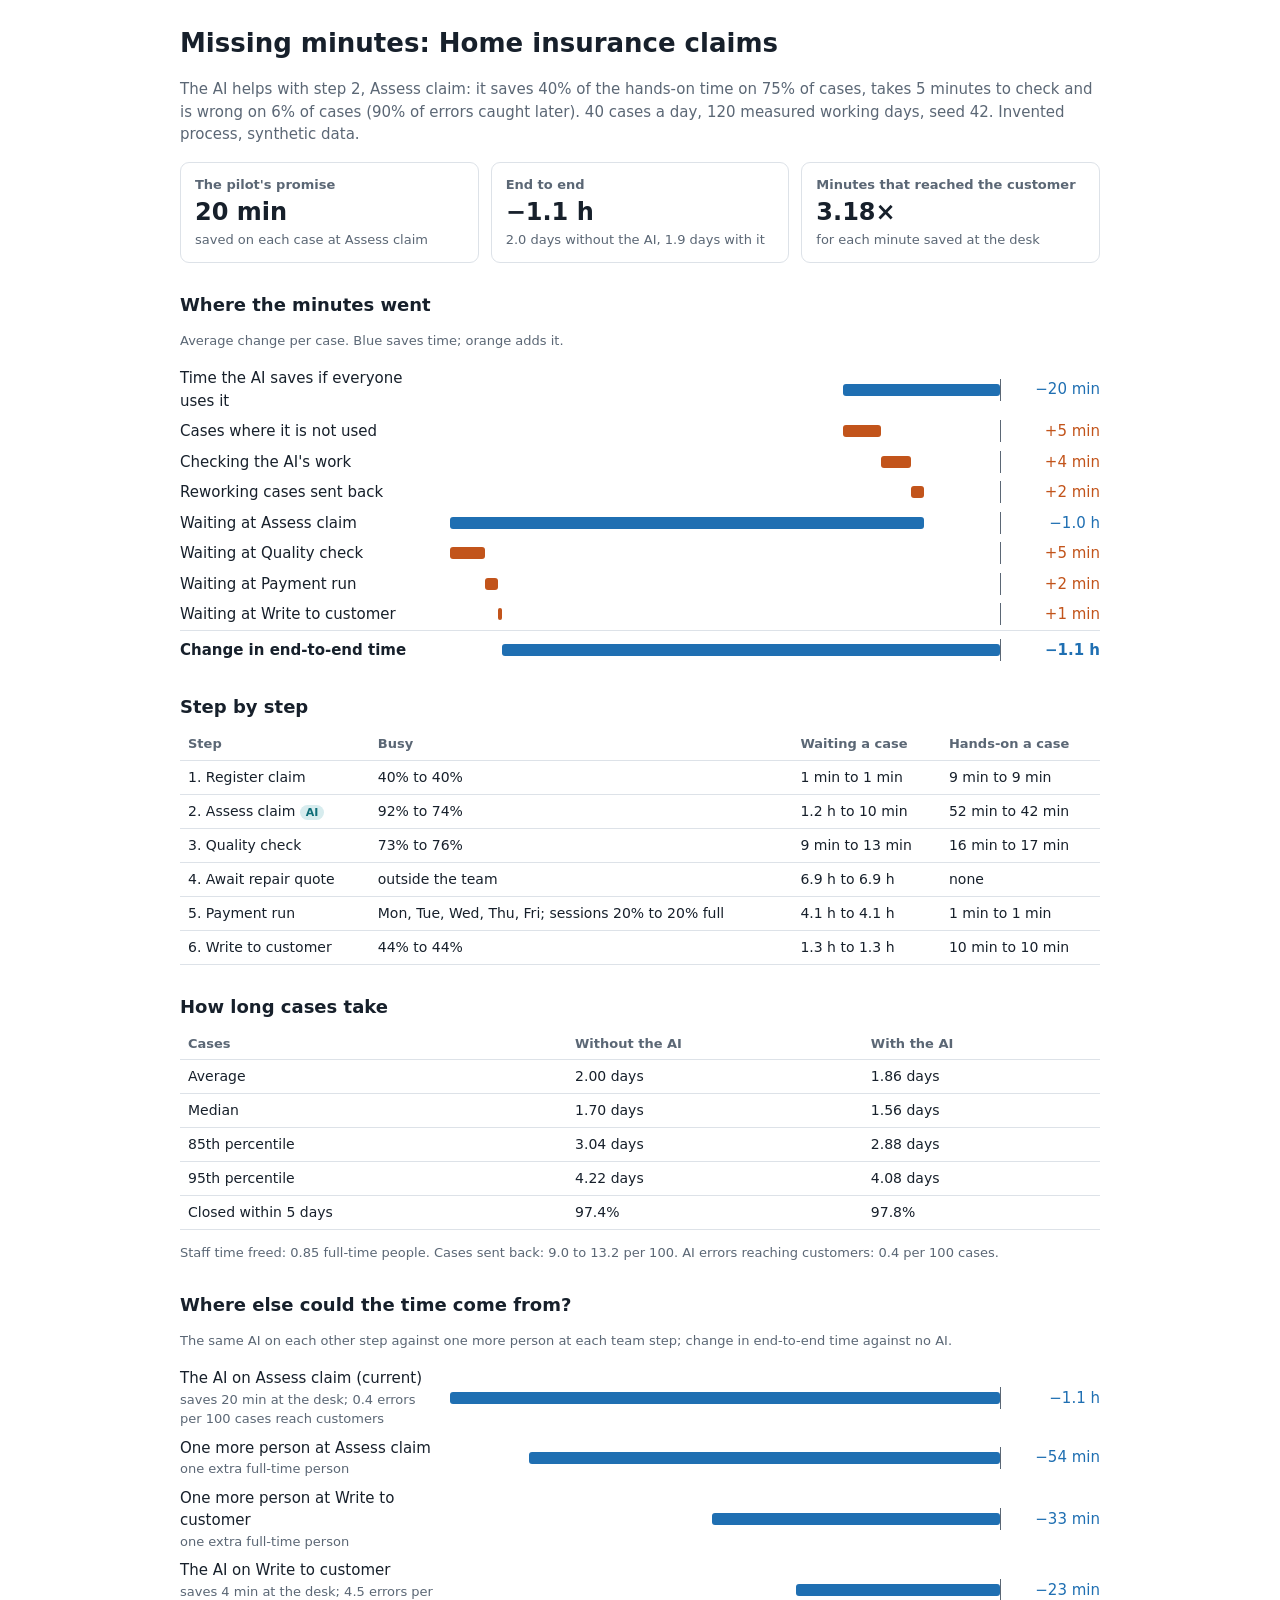
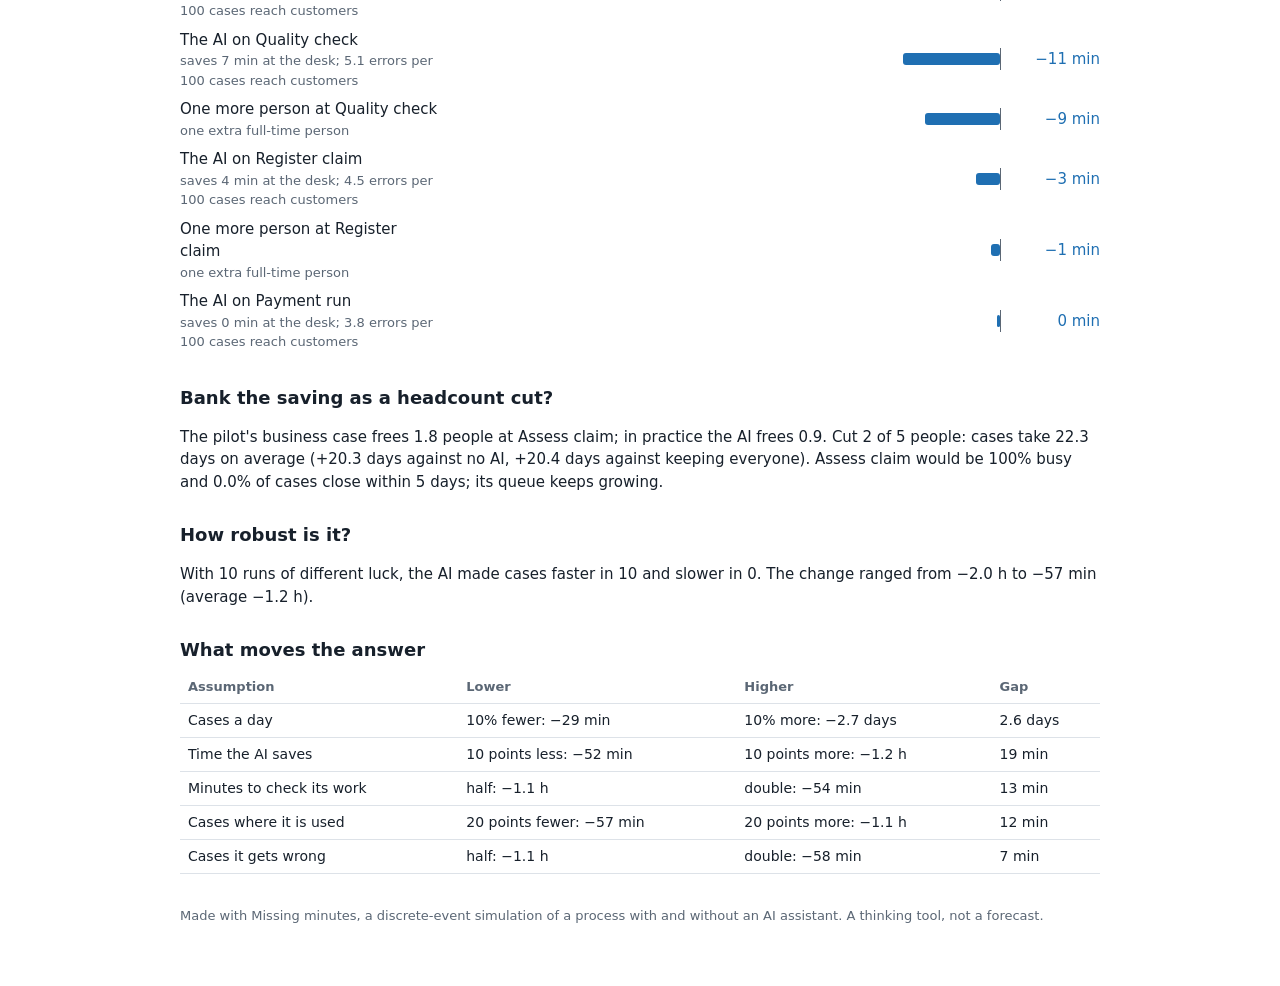
<file: examples/claims-report.html>
<!DOCTYPE html>
<html lang="en-GB"><head><meta charset="utf-8"><meta name="viewport" content="width=device-width, initial-scale=1">
<title>Missing minutes: Home insurance claims</title>
<style>
body { font: 15px/1.5 system-ui, -apple-system, "Segoe UI", Roboto, Arial, sans-serif; color: #17202b; max-width: 920px; margin: 0 auto; padding: 24px 16px 48px; }
h1 { font-size: 26px; margin: 0 0 4px; } h2 { font-size: 18px; margin: 28px 0 8px; }
.muted, .note { color: #5b6775; } .note { font-size: 13px; }
.cards { display: grid; grid-template-columns: repeat(auto-fit, minmax(200px, 1fr)); gap: 12px; margin: 16px 0; }
.card { border: 1px solid #dde2e8; border-radius: 9px; padding: 12px 14px; }
.card .k { font-size: 13px; color: #5b6775; font-weight: 600; } .card .v { font-size: 24px; font-weight: 700; }
.row { display: grid; grid-template-columns: minmax(140px, 260px) minmax(0, 1fr) 90px; gap: 10px; align-items: center; padding: 4px 0; }
.row.total { font-weight: 700; border-top: 1px solid #dde2e8; padding-top: 8px; }
.track { position: relative; height: 16px; } .zero { position: absolute; top: -3px; bottom: -3px; width: 1px; background: #5b6775; }
.bar { position: absolute; top: 2px; bottom: 2px; border-radius: 3px; } .bar.save { background: #1f6fb2; } .bar.cost { background: #c2541b; }
.val { text-align: right; font-variant-numeric: tabular-nums; } .val.save { color: #1f6fb2; } .val.cost { color: #c2541b; }
table { border-collapse: collapse; width: 100%; font-size: 14px; font-variant-numeric: tabular-nums; }
th, td { text-align: left; padding: 6px 8px; border-bottom: 1px solid #dde2e8; } th { color: #5b6775; font-size: 13px; }
.tag { background: #d7ecee; color: #0f6e78; font-size: 11px; font-weight: 700; padding: 1px 6px; border-radius: 999px; }
.warn { background: #fff4e0; color: #7a4a00; padding: 10px 12px; border-radius: 8px; }
@media (max-width: 560px) { .row { grid-template-columns: minmax(0, 1fr) 80px; } .row .lab { grid-column: 1 / -1; } }
</style></head><body>
<h1>Missing minutes: Home insurance claims</h1>
<p class="muted">The AI helps with step 2, Assess claim: it saves 40% of the hands-on time on 75% of cases, takes 5 minutes to check and is wrong on 6% of cases (90% of errors caught later). 40 cases a day, 120 measured working days, seed 42. Invented process, synthetic data.</p>

<div class="cards">
<div class="card"><div class="k">The pilot's promise</div><div class="v">20 min</div><div class="note">saved on each case at Assess claim</div></div>
<div class="card"><div class="k">End to end</div><div class="v">−1.1 h</div><div class="note">2.0 days without the AI, 1.9 days with it</div></div>
<div class="card"><div class="k">Minutes that reached the customer</div><div class="v">3.18&times;</div><div class="note">for each minute saved at the desk</div></div>
</div>
<h2>Where the minutes went</h2><p class="note">Average change per case. Blue saves time; orange adds it.</p>
<div class="row"><div class="lab">Time the AI saves if everyone uses it</div><div class="track"><div class="zero" style="left:100.00%"></div><div class="bar save" style="left:71.50%;width:28.50%"></div></div><div class="val save">−20 min</div></div>
<div class="row"><div class="lab">Cases where it is not used</div><div class="track"><div class="zero" style="left:100.00%"></div><div class="bar cost" style="left:71.50%;width:6.95%"></div></div><div class="val cost">+5 min</div></div>
<div class="row"><div class="lab">Checking the AI&#x27;s work</div><div class="track"><div class="zero" style="left:100.00%"></div><div class="bar cost" style="left:78.45%;width:5.35%"></div></div><div class="val cost">+4 min</div></div>
<div class="row"><div class="lab">Reworking cases sent back</div><div class="track"><div class="zero" style="left:100.00%"></div><div class="bar cost" style="left:83.80%;width:2.47%"></div></div><div class="val cost">+2 min</div></div>
<div class="row"><div class="lab">Waiting at Assess claim</div><div class="track"><div class="zero" style="left:100.00%"></div><div class="bar save" style="left:0.00%;width:86.27%"></div></div><div class="val save">−1.0 h</div></div>
<div class="row"><div class="lab">Waiting at Quality check</div><div class="track"><div class="zero" style="left:100.00%"></div><div class="bar cost" style="left:0.00%;width:6.44%"></div></div><div class="val cost">+5 min</div></div>
<div class="row"><div class="lab">Waiting at Payment run</div><div class="track"><div class="zero" style="left:100.00%"></div><div class="bar cost" style="left:6.44%;width:2.29%"></div></div><div class="val cost">+2 min</div></div>
<div class="row"><div class="lab">Waiting at Write to customer</div><div class="track"><div class="zero" style="left:100.00%"></div><div class="bar cost" style="left:8.73%;width:0.75%"></div></div><div class="val cost">+1 min</div></div>
<div class="row total"><div class="lab">Change in end-to-end time</div><div class="track"><div class="zero" style="left:100.00%"></div><div class="bar save" style="left:9.48%;width:90.52%"></div></div><div class="val save">−1.1 h</div></div>
<h2>Step by step</h2>
<table><thead><tr><th>Step</th><th>Busy</th><th>Waiting a case</th><th>Hands-on a case</th></tr></thead><tbody><tr><td>1. Register claim</td><td>40% to 40%</td><td>1 min to 1 min</td><td>9 min to 9 min</td></tr><tr><td>2. Assess claim <span class="tag">AI</span></td><td>92% to 74%</td><td>1.2 h to 10 min</td><td>52 min to 42 min</td></tr><tr><td>3. Quality check</td><td>73% to 76%</td><td>9 min to 13 min</td><td>16 min to 17 min</td></tr><tr><td>4. Await repair quote</td><td>outside the team</td><td>6.9 h to 6.9 h</td><td>none</td></tr><tr><td>5. Payment run</td><td>Mon, Tue, Wed, Thu, Fri; sessions 20% to 20% full</td><td>4.1 h to 4.1 h</td><td>1 min to 1 min</td></tr><tr><td>6. Write to customer</td><td>44% to 44%</td><td>1.3 h to 1.3 h</td><td>10 min to 10 min</td></tr></tbody></table>
<h2>How long cases take</h2>
<table><thead><tr><th>Cases</th><th>Without the AI</th><th>With the AI</th></tr></thead><tbody><tr><td>Average</td><td>2.00 days</td><td>1.86 days</td></tr><tr><td>Median</td><td>1.70 days</td><td>1.56 days</td></tr><tr><td>85th percentile</td><td>3.04 days</td><td>2.88 days</td></tr><tr><td>95th percentile</td><td>4.22 days</td><td>4.08 days</td></tr><tr><td>Closed within 5 days</td><td>97.4%</td><td>97.8%</td></tr></tbody></table>
<p class="note">Staff time freed: 0.85 full-time people. Cases sent back: 9.0 to 13.2 per 100. AI errors reaching customers: 0.4 per 100 cases.</p>
<h2>Where else could the time come from?</h2><p class="note">The same AI on each other step against one more person at each team step; change in end-to-end time against no AI.</p>
<div class="row"><div class="lab">The AI on Assess claim (current)<div class="note">saves 20 min at the desk; 0.4 errors per 100 cases reach customers</div></div><div class="track"><div class="zero" style="left:100.00%"></div><div class="bar save" style="left:0.00%;width:100.00%"></div></div><div class="val save">−1.1 h</div></div>
<div class="row"><div class="lab">One more person at Assess claim<div class="note">one extra full-time person</div></div><div class="track"><div class="zero" style="left:100.00%"></div><div class="bar save" style="left:14.35%;width:85.65%"></div></div><div class="val save">−54 min</div></div>
<div class="row"><div class="lab">One more person at Write to customer<div class="note">one extra full-time person</div></div><div class="track"><div class="zero" style="left:100.00%"></div><div class="bar save" style="left:47.60%;width:52.40%"></div></div><div class="val save">−33 min</div></div>
<div class="row"><div class="lab">The AI on Write to customer<div class="note">saves 4 min at the desk; 4.5 errors per 100 cases reach customers</div></div><div class="track"><div class="zero" style="left:100.00%"></div><div class="bar save" style="left:62.88%;width:37.12%"></div></div><div class="val save">−23 min</div></div>
<div class="row"><div class="lab">The AI on Quality check<div class="note">saves 7 min at the desk; 5.1 errors per 100 cases reach customers</div></div><div class="track"><div class="zero" style="left:100.00%"></div><div class="bar save" style="left:82.31%;width:17.69%"></div></div><div class="val save">−11 min</div></div>
<div class="row"><div class="lab">One more person at Quality check<div class="note">one extra full-time person</div></div><div class="track"><div class="zero" style="left:100.00%"></div><div class="bar save" style="left:86.34%;width:13.66%"></div></div><div class="val save">−9 min</div></div>
<div class="row"><div class="lab">The AI on Register claim<div class="note">saves 4 min at the desk; 4.5 errors per 100 cases reach customers</div></div><div class="track"><div class="zero" style="left:100.00%"></div><div class="bar save" style="left:95.64%;width:4.36%"></div></div><div class="val save">−3 min</div></div>
<div class="row"><div class="lab">One more person at Register claim<div class="note">one extra full-time person</div></div><div class="track"><div class="zero" style="left:100.00%"></div><div class="bar save" style="left:98.34%;width:1.66%"></div></div><div class="val save">−1 min</div></div>
<div class="row"><div class="lab">The AI on Payment run<div class="note">saves 0 min at the desk; 3.8 errors per 100 cases reach customers</div></div><div class="track"><div class="zero" style="left:100.00%"></div><div class="bar save" style="left:99.46%;width:0.54%"></div></div><div class="val save">0 min</div></div>
<h2>Bank the saving as a headcount cut?</h2><p>The pilot&#x27;s business case frees 1.8 people at Assess claim; in practice the AI frees 0.9. Cut 2 of 5 people: cases take 22.3 days on average (+20.3 days against no AI, +20.4 days against keeping everyone). Assess claim would be 100% busy and 0.0% of cases close within 5 days; its queue keeps growing.</p>
<h2>How robust is it?</h2><p>With 10 runs of different luck, the AI made cases faster in 10 and slower in 0. The change ranged from −2.0 h to −57 min (average −1.2 h).</p>
<h2>What moves the answer</h2><table><thead><tr><th>Assumption</th><th>Lower</th><th>Higher</th><th>Gap</th></tr></thead><tbody><tr><td>Cases a day</td><td>10% fewer: −29 min</td><td>10% more: −2.7 days</td><td>2.6 days</td></tr><tr><td>Time the AI saves</td><td>10 points less: −52 min</td><td>10 points more: −1.2 h</td><td>19 min</td></tr><tr><td>Minutes to check its work</td><td>half: −1.1 h</td><td>double: −54 min</td><td>13 min</td></tr><tr><td>Cases where it is used</td><td>20 points fewer: −57 min</td><td>20 points more: −1.1 h</td><td>12 min</td></tr><tr><td>Cases it gets wrong</td><td>half: −1.1 h</td><td>double: −58 min</td><td>7 min</td></tr></tbody></table>
<p class="note" style="margin-top:32px">Made with Missing minutes, a discrete-event simulation of a process with and without an AI assistant. A thinking tool, not a forecast.</p>
</body></html>
</file>
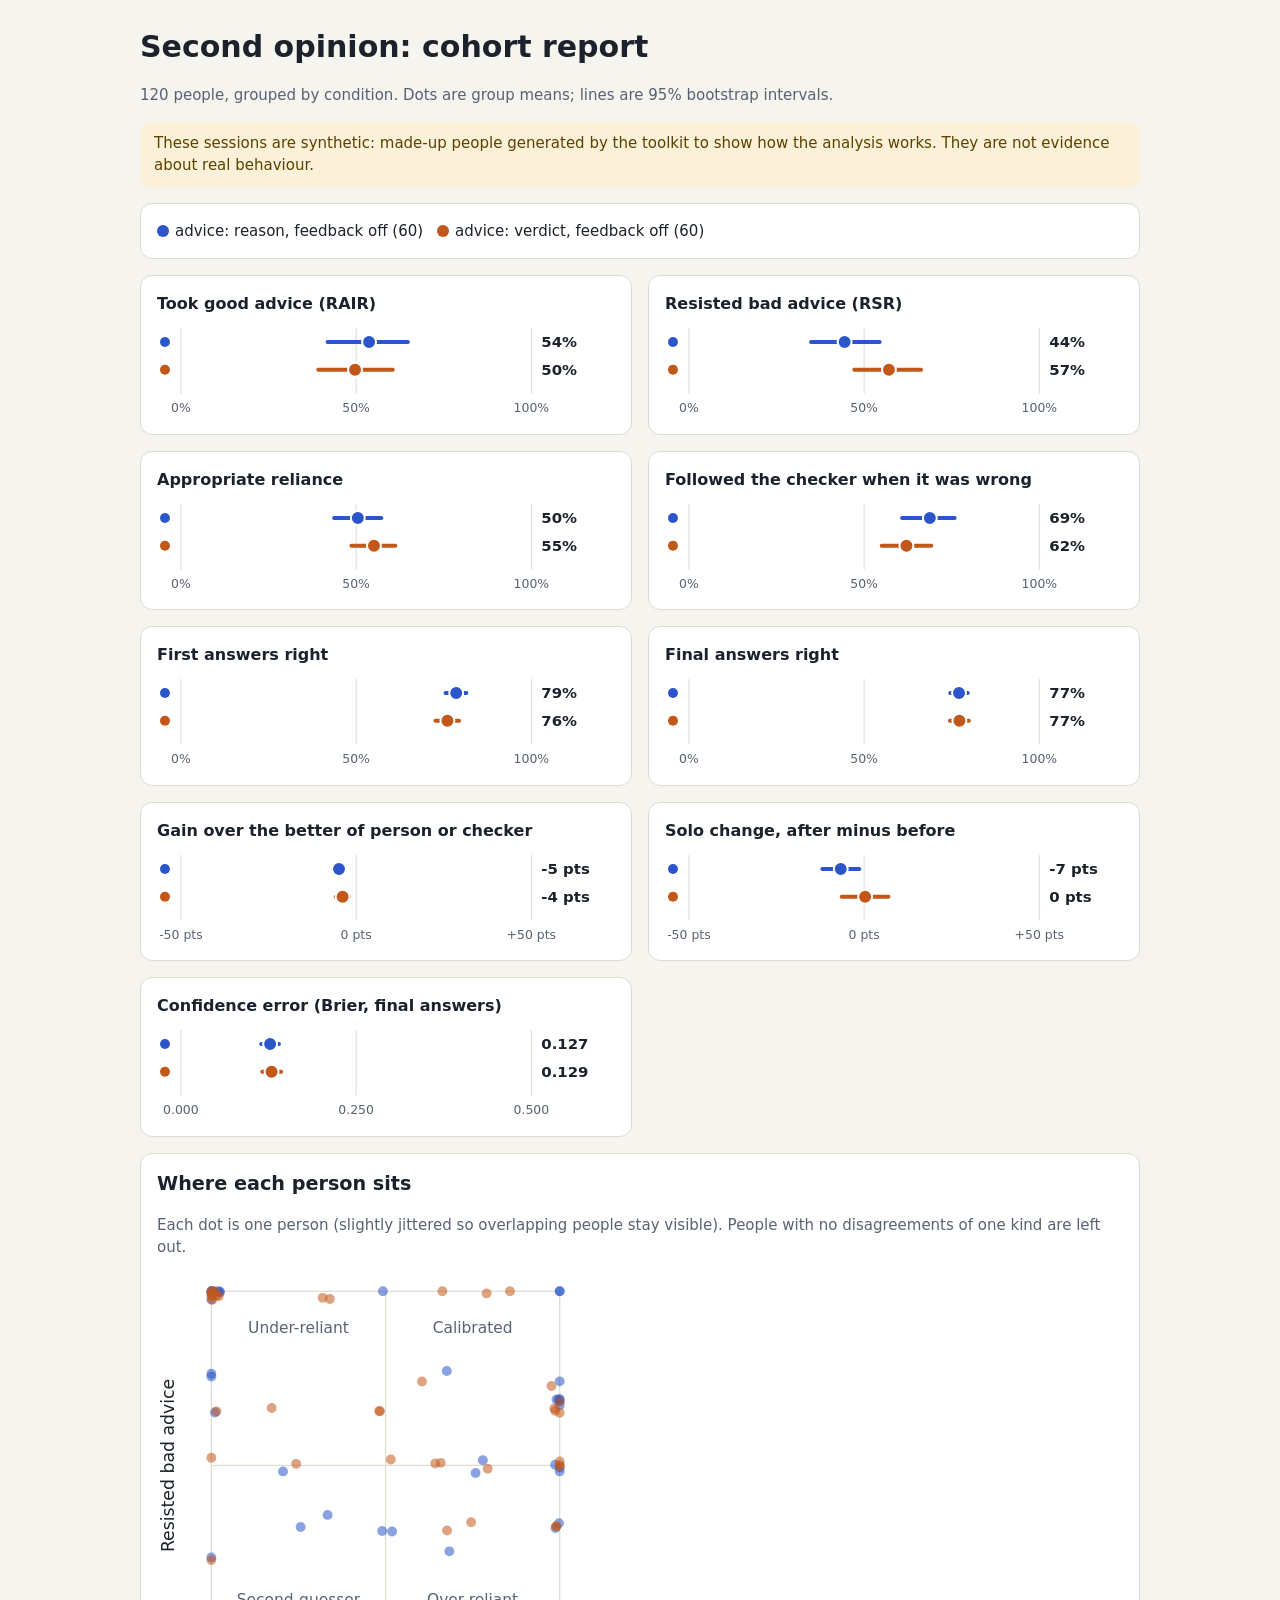
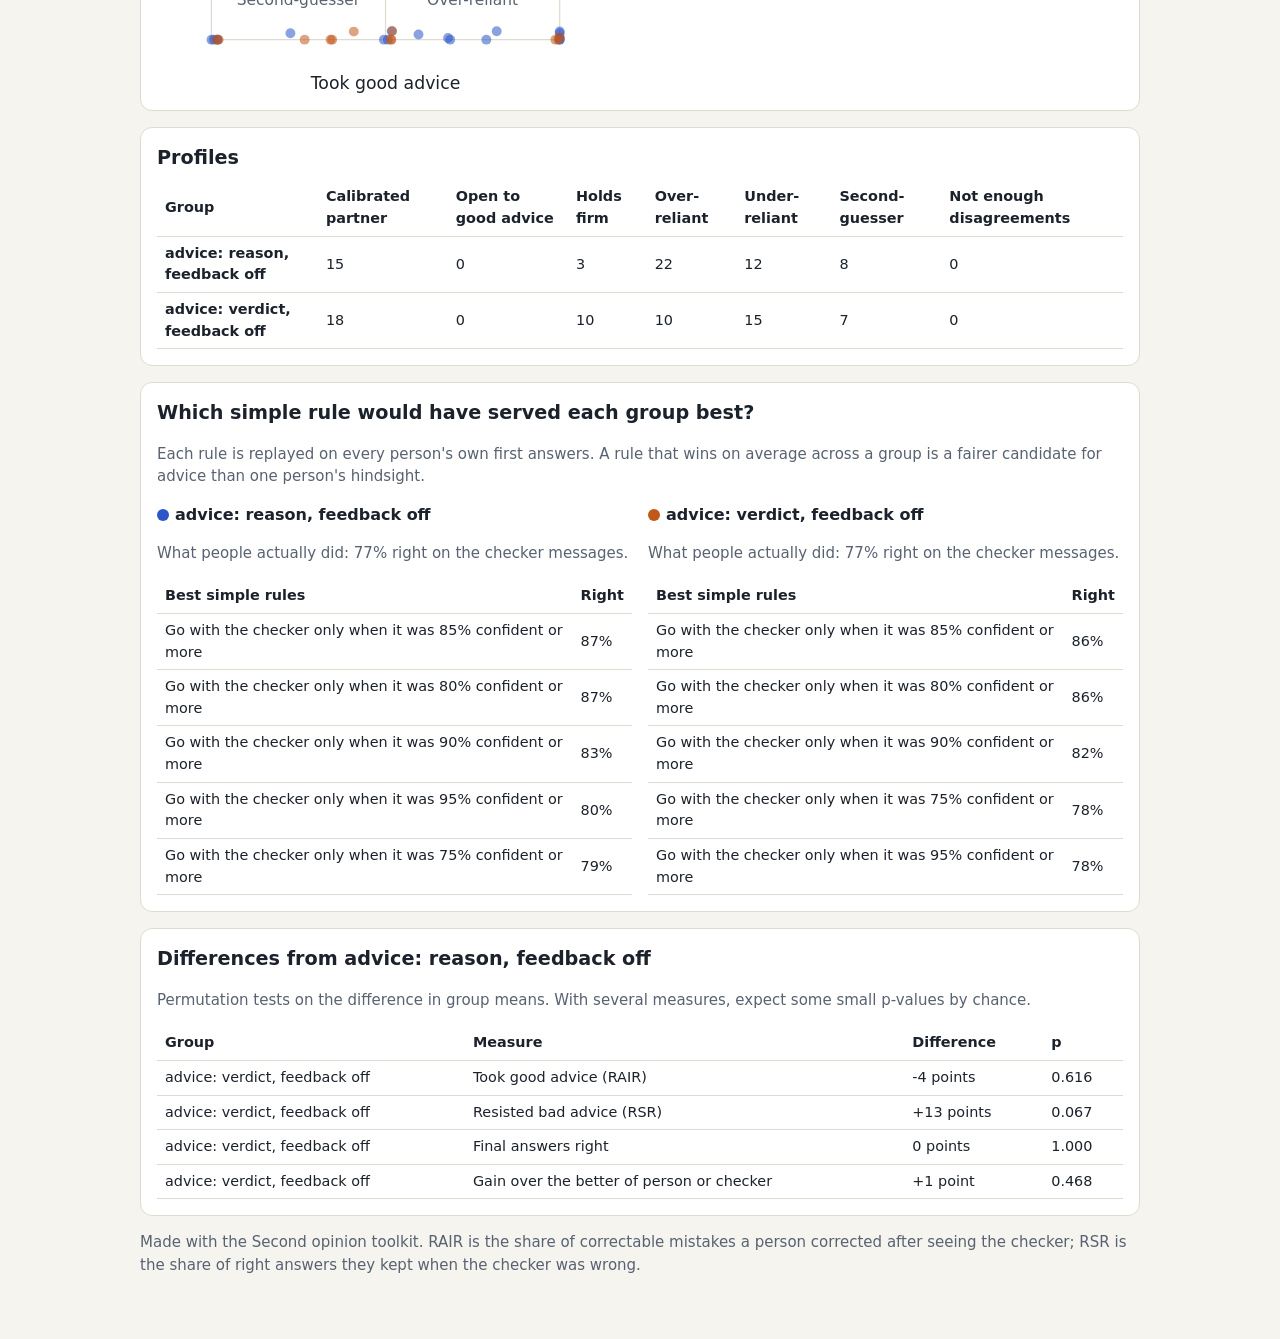
<file: examples/cohort-report.html>
<!doctype html>
<html lang="en-GB"><head><meta charset="utf-8"><meta name="viewport" content="width=device-width, initial-scale=1">
<title>Second opinion: cohort report</title>
<style>
:root { --bg:#f5f4ef; --card:#fff; --ink:#1c222b; --muted:#586271; --line:#dedbd1; }
@media (prefers-color-scheme: dark) { :root { --bg:#14171c; --card:#1d2128; --ink:#eceef2; --muted:#a3acba; --line:#343a45; } }
body { margin:0; background:var(--bg); color:var(--ink); font:15px/1.5 system-ui, -apple-system, "Segoe UI", Roboto, Arial, sans-serif; }
main { max-width: 1000px; margin: 0 auto; padding: 24px 16px 48px; }
h1 { margin: 0 0 6px; } h2 { margin: 0 0 8px; font-size: 1.2rem; } h3 { margin: 0 0 6px; font-size: 1rem; }
.muted { color: var(--muted); }
.card { background:var(--card); border:1px solid var(--line); border-radius:12px; padding:16px; margin-top:16px; }
.grid { stroke: var(--line); } .frame { fill: none; stroke: var(--line); }
svg { width:100%; height:auto; display:block; } svg text { fill: var(--ink); font-size: 14px; }
svg .tick { fill: var(--muted); font-size: 12.5px; } svg .value { font-weight: 700; font-size: 15px; }
svg .halo { paint-order: stroke; stroke: var(--card); stroke-width: 4px; stroke-linejoin: round; }
.forests { display:grid; grid-template-columns: repeat(auto-fit, minmax(min(100%, 400px), 1fr)); gap: 0 16px; }
.legend { display:flex; flex-wrap:wrap; gap:14px; } .sw { display:inline-block; width:12px; height:12px; border-radius:50%; margin-right:6px; vertical-align:-1px; }
table { border-collapse: collapse; width: 100%; font-size: 0.9rem; } th, td { text-align:left; padding:6px 8px; border-bottom:1px solid var(--line); }
.scroll { overflow-x: auto; }
.banner { background:#fbf1d9; color:#5c4100; border-radius:10px; padding:10px 14px; }
.scatter { max-width: 420px; }
</style></head><body><main>
<h1>Second opinion: cohort report</h1>
<p class="muted">120 people, grouped by condition. Dots are group means; lines are 95% bootstrap intervals.</p>
<p class="banner">These sessions are synthetic: made-up people generated by the toolkit to show how the analysis works. They are not evidence about real behaviour.</p>
<div class="card"><div class="legend"><span><span class="sw" style="background:#2b55c9"></span>advice: reason, feedback off (60)</span><span><span class="sw" style="background:#c2571a"></span>advice: verdict, feedback off (60)</span></div></div>
<div class="forests"><section class="card"><h3>Took good advice (RAIR)</h3><svg viewBox="0 0 460 96" role="img" aria-label="Took good advice (RAIR): advice: reason, feedback off 54%; advice: verdict, feedback off 50%"><line x1="24.0" x2="24.0" y1="6" y2="72" class="grid"/><text x="24.0" y="90" text-anchor="middle" class="tick">0%</text><line x1="200.0" x2="200.0" y1="6" y2="72" class="grid"/><text x="200.0" y="90" text-anchor="middle" class="tick">50%</text><line x1="376.0" x2="376.0" y1="6" y2="72" class="grid"/><text x="376.0" y="90" text-anchor="middle" class="tick">100%</text><circle cx="8" cy="20" r="5" fill="#2b55c9"/><line x1="171.3" x2="252.0" y1="20" y2="20" stroke="#2b55c9" stroke-width="4" stroke-linecap="round"/><circle cx="213.0" cy="20" r="7" fill="#2b55c9" stroke="var(--card)" stroke-width="2"/><text x="386" y="25" class="value">54%</text><circle cx="8" cy="48" r="5" fill="#c2571a"/><line x1="161.9" x2="236.8" y1="48" y2="48" stroke="#c2571a" stroke-width="4" stroke-linecap="round"/><circle cx="198.9" cy="48" r="7" fill="#c2571a" stroke="var(--card)" stroke-width="2"/><text x="386" y="53" class="value">50%</text></svg></section><section class="card"><h3>Resisted bad advice (RSR)</h3><svg viewBox="0 0 460 96" role="img" aria-label="Resisted bad advice (RSR): advice: reason, feedback off 44%; advice: verdict, feedback off 57%"><line x1="24.0" x2="24.0" y1="6" y2="72" class="grid"/><text x="24.0" y="90" text-anchor="middle" class="tick">0%</text><line x1="200.0" x2="200.0" y1="6" y2="72" class="grid"/><text x="200.0" y="90" text-anchor="middle" class="tick">50%</text><line x1="376.0" x2="376.0" y1="6" y2="72" class="grid"/><text x="376.0" y="90" text-anchor="middle" class="tick">100%</text><circle cx="8" cy="20" r="5" fill="#2b55c9"/><line x1="146.7" x2="215.6" y1="20" y2="20" stroke="#2b55c9" stroke-width="4" stroke-linecap="round"/><circle cx="180.4" cy="20" r="7" fill="#2b55c9" stroke="var(--card)" stroke-width="2"/><text x="386" y="25" class="value">44%</text><circle cx="8" cy="48" r="5" fill="#c2571a"/><line x1="190.1" x2="257.2" y1="48" y2="48" stroke="#c2571a" stroke-width="4" stroke-linecap="round"/><circle cx="224.9" cy="48" r="7" fill="#c2571a" stroke="var(--card)" stroke-width="2"/><text x="386" y="53" class="value">57%</text></svg></section><section class="card"><h3>Appropriate reliance</h3><svg viewBox="0 0 460 96" role="img" aria-label="Appropriate reliance: advice: reason, feedback off 50%; advice: verdict, feedback off 55%"><line x1="24.0" x2="24.0" y1="6" y2="72" class="grid"/><text x="24.0" y="90" text-anchor="middle" class="tick">0%</text><line x1="200.0" x2="200.0" y1="6" y2="72" class="grid"/><text x="200.0" y="90" text-anchor="middle" class="tick">50%</text><line x1="376.0" x2="376.0" y1="6" y2="72" class="grid"/><text x="376.0" y="90" text-anchor="middle" class="tick">100%</text><circle cx="8" cy="20" r="5" fill="#2b55c9"/><line x1="177.9" x2="225.3" y1="20" y2="20" stroke="#2b55c9" stroke-width="4" stroke-linecap="round"/><circle cx="201.7" cy="20" r="7" fill="#2b55c9" stroke="var(--card)" stroke-width="2"/><text x="386" y="25" class="value">50%</text><circle cx="8" cy="48" r="5" fill="#c2571a"/><line x1="195.3" x2="239.4" y1="48" y2="48" stroke="#c2571a" stroke-width="4" stroke-linecap="round"/><circle cx="217.9" cy="48" r="7" fill="#c2571a" stroke="var(--card)" stroke-width="2"/><text x="386" y="53" class="value">55%</text></svg></section><section class="card"><h3>Followed the checker when it was wrong</h3><svg viewBox="0 0 460 96" role="img" aria-label="Followed the checker when it was wrong: advice: reason, feedback off 69%; advice: verdict, feedback off 62%"><line x1="24.0" x2="24.0" y1="6" y2="72" class="grid"/><text x="24.0" y="90" text-anchor="middle" class="tick">0%</text><line x1="200.0" x2="200.0" y1="6" y2="72" class="grid"/><text x="200.0" y="90" text-anchor="middle" class="tick">50%</text><line x1="376.0" x2="376.0" y1="6" y2="72" class="grid"/><text x="376.0" y="90" text-anchor="middle" class="tick">100%</text><circle cx="8" cy="20" r="5" fill="#2b55c9"/><line x1="238.1" x2="290.9" y1="20" y2="20" stroke="#2b55c9" stroke-width="4" stroke-linecap="round"/><circle cx="266.0" cy="20" r="7" fill="#2b55c9" stroke="var(--card)" stroke-width="2"/><text x="386" y="25" class="value">69%</text><circle cx="8" cy="48" r="5" fill="#c2571a"/><line x1="217.6" x2="267.5" y1="48" y2="48" stroke="#c2571a" stroke-width="4" stroke-linecap="round"/><circle cx="242.5" cy="48" r="7" fill="#c2571a" stroke="var(--card)" stroke-width="2"/><text x="386" y="53" class="value">62%</text></svg></section><section class="card"><h3>First answers right</h3><svg viewBox="0 0 460 96" role="img" aria-label="First answers right: advice: reason, feedback off 79%; advice: verdict, feedback off 76%"><line x1="24.0" x2="24.0" y1="6" y2="72" class="grid"/><text x="24.0" y="90" text-anchor="middle" class="tick">0%</text><line x1="200.0" x2="200.0" y1="6" y2="72" class="grid"/><text x="200.0" y="90" text-anchor="middle" class="tick">50%</text><line x1="376.0" x2="376.0" y1="6" y2="72" class="grid"/><text x="376.0" y="90" text-anchor="middle" class="tick">100%</text><circle cx="8" cy="20" r="5" fill="#2b55c9"/><line x1="289.8" x2="310.7" y1="20" y2="20" stroke="#2b55c9" stroke-width="4" stroke-linecap="round"/><circle cx="300.5" cy="20" r="7" fill="#2b55c9" stroke="var(--card)" stroke-width="2"/><text x="386" y="25" class="value">79%</text><circle cx="8" cy="48" r="5" fill="#c2571a"/><line x1="279.6" x2="303.4" y1="48" y2="48" stroke="#c2571a" stroke-width="4" stroke-linecap="round"/><circle cx="291.7" cy="48" r="7" fill="#c2571a" stroke="var(--card)" stroke-width="2"/><text x="386" y="53" class="value">76%</text></svg></section><section class="card"><h3>Final answers right</h3><svg viewBox="0 0 460 96" role="img" aria-label="Final answers right: advice: reason, feedback off 77%; advice: verdict, feedback off 77%"><line x1="24.0" x2="24.0" y1="6" y2="72" class="grid"/><text x="24.0" y="90" text-anchor="middle" class="tick">0%</text><line x1="200.0" x2="200.0" y1="6" y2="72" class="grid"/><text x="200.0" y="90" text-anchor="middle" class="tick">50%</text><line x1="376.0" x2="376.0" y1="6" y2="72" class="grid"/><text x="376.0" y="90" text-anchor="middle" class="tick">100%</text><circle cx="8" cy="20" r="5" fill="#2b55c9"/><line x1="286.5" x2="304.1" y1="20" y2="20" stroke="#2b55c9" stroke-width="4" stroke-linecap="round"/><circle cx="295.3" cy="20" r="7" fill="#2b55c9" stroke="var(--card)" stroke-width="2"/><text x="386" y="25" class="value">77%</text><circle cx="8" cy="48" r="5" fill="#c2571a"/><line x1="286.2" x2="305.2" y1="48" y2="48" stroke="#c2571a" stroke-width="4" stroke-linecap="round"/><circle cx="295.7" cy="48" r="7" fill="#c2571a" stroke="var(--card)" stroke-width="2"/><text x="386" y="53" class="value">77%</text></svg></section><section class="card"><h3>Gain over the better of person or checker</h3><svg viewBox="0 0 460 96" role="img" aria-label="Gain over the better of person or checker: advice: reason, feedback off -5 pts; advice: verdict, feedback off -4 pts"><line x1="24.0" x2="24.0" y1="6" y2="72" class="grid"/><text x="24.0" y="90" text-anchor="middle" class="tick">-50 pts</text><line x1="200.0" x2="200.0" y1="6" y2="72" class="grid"/><text x="200.0" y="90" text-anchor="middle" class="tick">0 pts</text><line x1="376.0" x2="376.0" y1="6" y2="72" class="grid"/><text x="376.0" y="90" text-anchor="middle" class="tick">+50 pts</text><circle cx="8" cy="20" r="5" fill="#2b55c9"/><line x1="176.9" x2="188.6" y1="20" y2="20" stroke="#2b55c9" stroke-width="4" stroke-linecap="round"/><circle cx="182.8" cy="20" r="7" fill="#2b55c9" stroke="var(--card)" stroke-width="2"/><text x="386" y="25" class="value">-5 pts</text><circle cx="8" cy="48" r="5" fill="#c2571a"/><line x1="179.5" x2="192.7" y1="48" y2="48" stroke="#c2571a" stroke-width="4" stroke-linecap="round"/><circle cx="186.4" cy="48" r="7" fill="#c2571a" stroke="var(--card)" stroke-width="2"/><text x="386" y="53" class="value">-4 pts</text></svg></section><section class="card"><h3>Solo change, after minus before</h3><svg viewBox="0 0 460 96" role="img" aria-label="Solo change, after minus before: advice: reason, feedback off -7 pts; advice: verdict, feedback off 0 pts"><line x1="24.0" x2="24.0" y1="6" y2="72" class="grid"/><text x="24.0" y="90" text-anchor="middle" class="tick">-50 pts</text><line x1="200.0" x2="200.0" y1="6" y2="72" class="grid"/><text x="200.0" y="90" text-anchor="middle" class="tick">0 pts</text><line x1="376.0" x2="376.0" y1="6" y2="72" class="grid"/><text x="376.0" y="90" text-anchor="middle" class="tick">+50 pts</text><circle cx="8" cy="20" r="5" fill="#2b55c9"/><line x1="158.0" x2="195.1" y1="20" y2="20" stroke="#2b55c9" stroke-width="4" stroke-linecap="round"/><circle cx="176.5" cy="20" r="7" fill="#2b55c9" stroke="var(--card)" stroke-width="2"/><text x="386" y="25" class="value">-7 pts</text><circle cx="8" cy="48" r="5" fill="#c2571a"/><line x1="177.5" x2="224.4" y1="48" y2="48" stroke="#c2571a" stroke-width="4" stroke-linecap="round"/><circle cx="201.0" cy="48" r="7" fill="#c2571a" stroke="var(--card)" stroke-width="2"/><text x="386" y="53" class="value">0 pts</text></svg></section><section class="card"><h3>Confidence error (Brier, final answers)</h3><svg viewBox="0 0 460 96" role="img" aria-label="Confidence error (Brier, final answers): advice: reason, feedback off 0.127; advice: verdict, feedback off 0.129"><line x1="24.0" x2="24.0" y1="6" y2="72" class="grid"/><text x="24.0" y="90" text-anchor="middle" class="tick">0.000</text><line x1="200.0" x2="200.0" y1="6" y2="72" class="grid"/><text x="200.0" y="90" text-anchor="middle" class="tick">0.250</text><line x1="376.0" x2="376.0" y1="6" y2="72" class="grid"/><text x="376.0" y="90" text-anchor="middle" class="tick">0.500</text><circle cx="8" cy="20" r="5" fill="#2b55c9"/><line x1="104.6" x2="122.5" y1="20" y2="20" stroke="#2b55c9" stroke-width="4" stroke-linecap="round"/><circle cx="113.6" cy="20" r="7" fill="#2b55c9" stroke="var(--card)" stroke-width="2"/><text x="386" y="25" class="value">0.127</text><circle cx="8" cy="48" r="5" fill="#c2571a"/><line x1="105.7" x2="124.7" y1="48" y2="48" stroke="#c2571a" stroke-width="4" stroke-linecap="round"/><circle cx="115.1" cy="48" r="7" fill="#c2571a" stroke="var(--card)" stroke-width="2"/><text x="386" y="53" class="value">0.129</text></svg></section></div>
<div class="card"><h2>Where each person sits</h2><p class="muted">Each dot is one person (slightly jittered so overlapping people stay visible). People with no disagreements of one kind are left out.</p><div class="scatter"><svg viewBox="0 0 340 340" role="img" aria-label="Each person: took good advice against resisted bad advice"><rect x="44.0" y="14.0" width="282.0" height="282.0" class="frame"/><line x1="185.0" x2="185.0" y1="296.0" y2="14.0" class="grid"/><line x1="44.0" x2="326.0" y1="155.0" y2="155.0" class="grid"/><circle cx="322.3" cy="154.4" r="4" fill="#2b55c9" fill-opacity="0.55"/><circle cx="44.0" cy="83.0" r="4" fill="#2b55c9" fill-opacity="0.55"/><circle cx="186.8" cy="296.0" r="4" fill="#2b55c9" fill-opacity="0.55"/><circle cx="44.0" cy="14.0" r="4" fill="#2b55c9" fill-opacity="0.55"/><circle cx="322.6" cy="205.7" r="4" fill="#2b55c9" fill-opacity="0.55"/><circle cx="51.0" cy="14.4" r="4" fill="#2b55c9" fill-opacity="0.55"/><circle cx="48.7" cy="296.0" r="4" fill="#2b55c9" fill-opacity="0.55"/><circle cx="46.0" cy="296.0" r="4" fill="#2b55c9" fill-opacity="0.55"/><circle cx="326.0" cy="290.8" r="4" fill="#2b55c9" fill-opacity="0.55"/><circle cx="44.3" cy="14.0" r="4" fill="#2b55c9" fill-opacity="0.55"/><circle cx="257.9" cy="161.1" r="4" fill="#2b55c9" fill-opacity="0.55"/><circle cx="235.6" cy="294.7" r="4" fill="#2b55c9" fill-opacity="0.55"/><circle cx="44.0" cy="20.6" r="4" fill="#2b55c9" fill-opacity="0.55"/><circle cx="49.2" cy="296.0" r="4" fill="#2b55c9" fill-opacity="0.55"/><circle cx="326.0" cy="102.7" r="4" fill="#2b55c9" fill-opacity="0.55"/><circle cx="326.0" cy="14.0" r="4" fill="#2b55c9" fill-opacity="0.55"/><circle cx="211.7" cy="291.8" r="4" fill="#2b55c9" fill-opacity="0.55"/><circle cx="325.2" cy="101.9" r="4" fill="#2b55c9" fill-opacity="0.55"/><circle cx="237.3" cy="296.0" r="4" fill="#2b55c9" fill-opacity="0.55"/><circle cx="44.0" cy="229.5" r="4" fill="#2b55c9" fill-opacity="0.55"/><circle cx="50.6" cy="14.9" r="4" fill="#2b55c9" fill-opacity="0.55"/><circle cx="116.3" cy="204.8" r="4" fill="#2b55c9" fill-opacity="0.55"/><circle cx="44.1" cy="296.0" r="4" fill="#2b55c9" fill-opacity="0.55"/><circle cx="182.9" cy="14.0" r="4" fill="#2b55c9" fill-opacity="0.55"/><circle cx="45.2" cy="14.0" r="4" fill="#2b55c9" fill-opacity="0.55"/><circle cx="234.6" cy="78.5" r="4" fill="#2b55c9" fill-opacity="0.55"/><circle cx="190.0" cy="289.1" r="4" fill="#2b55c9" fill-opacity="0.55"/><circle cx="326.0" cy="159.8" r="4" fill="#2b55c9" fill-opacity="0.55"/><circle cx="326.0" cy="289.4" r="4" fill="#2b55c9" fill-opacity="0.55"/><circle cx="49.7" cy="14.0" r="4" fill="#2b55c9" fill-opacity="0.55"/><circle cx="47.0" cy="112.1" r="4" fill="#2b55c9" fill-opacity="0.55"/><circle cx="236.7" cy="224.5" r="4" fill="#2b55c9" fill-opacity="0.55"/><circle cx="266.6" cy="296.0" r="4" fill="#2b55c9" fill-opacity="0.55"/><circle cx="326.0" cy="101.1" r="4" fill="#2b55c9" fill-opacity="0.55"/><circle cx="263.8" cy="150.8" r="4" fill="#2b55c9" fill-opacity="0.55"/><circle cx="183.7" cy="296.0" r="4" fill="#2b55c9" fill-opacity="0.55"/><circle cx="44.0" cy="80.7" r="4" fill="#2b55c9" fill-opacity="0.55"/><circle cx="190.3" cy="208.4" r="4" fill="#2b55c9" fill-opacity="0.55"/><circle cx="326.0" cy="296.0" r="4" fill="#2b55c9" fill-opacity="0.55"/><circle cx="326.0" cy="86.9" r="4" fill="#2b55c9" fill-opacity="0.55"/><circle cx="275.0" cy="289.2" r="4" fill="#2b55c9" fill-opacity="0.55"/><circle cx="138.1" cy="195.0" r="4" fill="#2b55c9" fill-opacity="0.55"/><circle cx="182.3" cy="208.0" r="4" fill="#2b55c9" fill-opacity="0.55"/><circle cx="326.0" cy="296.0" r="4" fill="#2b55c9" fill-opacity="0.55"/><circle cx="44.0" cy="15.3" r="4" fill="#2b55c9" fill-opacity="0.55"/><circle cx="102.0" cy="159.8" r="4" fill="#2b55c9" fill-opacity="0.55"/><circle cx="108.0" cy="290.8" r="4" fill="#2b55c9" fill-opacity="0.55"/><circle cx="323.4" cy="101.5" r="4" fill="#2b55c9" fill-opacity="0.55"/><circle cx="326.0" cy="156.7" r="4" fill="#2b55c9" fill-opacity="0.55"/><circle cx="325.4" cy="201.7" r="4" fill="#2b55c9" fill-opacity="0.55"/><circle cx="326.0" cy="294.7" r="4" fill="#2b55c9" fill-opacity="0.55"/><circle cx="326.0" cy="106.3" r="4" fill="#2b55c9" fill-opacity="0.55"/><circle cx="326.0" cy="14.0" r="4" fill="#2b55c9" fill-opacity="0.55"/><circle cx="231.0" cy="14.0" r="4" fill="#c2571a" fill-opacity="0.55"/><circle cx="322.3" cy="110.8" r="4" fill="#c2571a" fill-opacity="0.55"/><circle cx="285.7" cy="14.0" r="4" fill="#c2571a" fill-opacity="0.55"/><circle cx="44.7" cy="20.9" r="4" fill="#c2571a" fill-opacity="0.55"/><circle cx="254.3" cy="200.9" r="4" fill="#c2571a" fill-opacity="0.55"/><circle cx="225.2" cy="153.4" r="4" fill="#c2571a" fill-opacity="0.55"/><circle cx="139.9" cy="20.2" r="4" fill="#c2571a" fill-opacity="0.55"/><circle cx="92.8" cy="108.5" r="4" fill="#c2571a" fill-opacity="0.55"/><circle cx="140.5" cy="296.0" r="4" fill="#c2571a" fill-opacity="0.55"/><circle cx="46.9" cy="14.0" r="4" fill="#c2571a" fill-opacity="0.55"/><circle cx="319.3" cy="90.7" r="4" fill="#c2571a" fill-opacity="0.55"/><circle cx="159.3" cy="289.5" r="4" fill="#c2571a" fill-opacity="0.55"/><circle cx="322.5" cy="296.0" r="4" fill="#c2571a" fill-opacity="0.55"/><circle cx="214.5" cy="87.0" r="4" fill="#c2571a" fill-opacity="0.55"/><circle cx="267.7" cy="157.6" r="4" fill="#c2571a" fill-opacity="0.55"/><circle cx="112.7" cy="153.7" r="4" fill="#c2571a" fill-opacity="0.55"/><circle cx="266.8" cy="15.7" r="4" fill="#c2571a" fill-opacity="0.55"/><circle cx="141.8" cy="296.0" r="4" fill="#c2571a" fill-opacity="0.55"/><circle cx="326.0" cy="151.7" r="4" fill="#c2571a" fill-opacity="0.55"/><circle cx="44.0" cy="17.9" r="4" fill="#c2571a" fill-opacity="0.55"/><circle cx="48.3" cy="17.7" r="4" fill="#c2571a" fill-opacity="0.55"/><circle cx="321.6" cy="108.9" r="4" fill="#c2571a" fill-opacity="0.55"/><circle cx="234.8" cy="207.6" r="4" fill="#c2571a" fill-opacity="0.55"/><circle cx="323.5" cy="204.3" r="4" fill="#c2571a" fill-opacity="0.55"/><circle cx="189.7" cy="296.0" r="4" fill="#c2571a" fill-opacity="0.55"/><circle cx="119.5" cy="296.0" r="4" fill="#c2571a" fill-opacity="0.55"/><circle cx="229.7" cy="152.9" r="4" fill="#c2571a" fill-opacity="0.55"/><circle cx="326.0" cy="155.7" r="4" fill="#c2571a" fill-opacity="0.55"/><circle cx="134.1" cy="19.3" r="4" fill="#c2571a" fill-opacity="0.55"/><circle cx="326.0" cy="112.4" r="4" fill="#c2571a" fill-opacity="0.55"/><circle cx="189.3" cy="150.2" r="4" fill="#c2571a" fill-opacity="0.55"/><circle cx="180.5" cy="111.1" r="4" fill="#c2571a" fill-opacity="0.55"/><circle cx="326.0" cy="294.0" r="4" fill="#c2571a" fill-opacity="0.55"/><circle cx="189.3" cy="296.0" r="4" fill="#c2571a" fill-opacity="0.55"/><circle cx="179.8" cy="110.9" r="4" fill="#c2571a" fill-opacity="0.55"/><circle cx="48.1" cy="111.2" r="4" fill="#c2571a" fill-opacity="0.55"/><circle cx="44.0" cy="15.2" r="4" fill="#c2571a" fill-opacity="0.55"/><circle cx="324.9" cy="296.0" r="4" fill="#c2571a" fill-opacity="0.55"/><circle cx="49.9" cy="296.0" r="4" fill="#c2571a" fill-opacity="0.55"/><circle cx="44.0" cy="148.7" r="4" fill="#c2571a" fill-opacity="0.55"/><circle cx="190.4" cy="289.1" r="4" fill="#c2571a" fill-opacity="0.55"/><circle cx="44.0" cy="14.0" r="4" fill="#c2571a" fill-opacity="0.55"/><circle cx="50.0" cy="17.9" r="4" fill="#c2571a" fill-opacity="0.55"/><circle cx="326.0" cy="103.3" r="4" fill="#c2571a" fill-opacity="0.55"/><circle cx="326.0" cy="154.7" r="4" fill="#c2571a" fill-opacity="0.55"/><circle cx="323.0" cy="204.2" r="4" fill="#c2571a" fill-opacity="0.55"/><circle cx="44.0" cy="231.6" r="4" fill="#c2571a" fill-opacity="0.55"/><circle cx="45.3" cy="17.0" r="4" fill="#c2571a" fill-opacity="0.55"/><circle cx="48.4" cy="296.0" r="4" fill="#c2571a" fill-opacity="0.55"/><text x="255.5" y="47.8" text-anchor="middle" class="tick halo">Calibrated</text><text x="114.5" y="47.8" text-anchor="middle" class="tick halo">Under-reliant</text><text x="255.5" y="267.8" text-anchor="middle" class="tick halo">Over-reliant</text><text x="114.5" y="267.8" text-anchor="middle" class="tick halo">Second-guesser</text><text x="185.0" y="336" text-anchor="middle" class="label">Took good advice</text><text transform="translate(14 155.0) rotate(-90)" text-anchor="middle" class="label">Resisted bad advice</text></svg></div></div>
<div class="card"><h2>Profiles</h2><div class="scroll"><table><thead><tr><th>Group</th><th scope="col">Calibrated partner</th><th scope="col">Open to good advice</th><th scope="col">Holds firm</th><th scope="col">Over-reliant</th><th scope="col">Under-reliant</th><th scope="col">Second-guesser</th><th scope="col">Not enough disagreements</th></tr></thead><tbody><tr><th scope="row">advice: reason, feedback off</th><td>15</td><td>0</td><td>3</td><td>22</td><td>12</td><td>8</td><td>0</td></tr><tr><th scope="row">advice: verdict, feedback off</th><td>18</td><td>0</td><td>10</td><td>10</td><td>15</td><td>7</td><td>0</td></tr></tbody></table></div></div>
<section class="card"><h2>Which simple rule would have served each group best?</h2><p class="muted">Each rule is replayed on every person's own first answers. A rule that wins on average across a group is a fairer candidate for advice than one person's hindsight.</p><div class="forests"><div><h3><span class="sw" style="background:#2b55c9"></span>advice: reason, feedback off</h3><p class="muted">What people actually did: 77% right on the checker messages.</p><div class="scroll"><table><thead><tr><th>Best simple rules</th><th>Right</th></tr></thead><tbody><tr><td>Go with the checker only when it was 85% confident or more</td><td>87%</td></tr><tr><td>Go with the checker only when it was 80% confident or more</td><td>87%</td></tr><tr><td>Go with the checker only when it was 90% confident or more</td><td>83%</td></tr><tr><td>Go with the checker only when it was 95% confident or more</td><td>80%</td></tr><tr><td>Go with the checker only when it was 75% confident or more</td><td>79%</td></tr></tbody></table></div></div><div><h3><span class="sw" style="background:#c2571a"></span>advice: verdict, feedback off</h3><p class="muted">What people actually did: 77% right on the checker messages.</p><div class="scroll"><table><thead><tr><th>Best simple rules</th><th>Right</th></tr></thead><tbody><tr><td>Go with the checker only when it was 85% confident or more</td><td>86%</td></tr><tr><td>Go with the checker only when it was 80% confident or more</td><td>86%</td></tr><tr><td>Go with the checker only when it was 90% confident or more</td><td>82%</td></tr><tr><td>Go with the checker only when it was 75% confident or more</td><td>78%</td></tr><tr><td>Go with the checker only when it was 95% confident or more</td><td>78%</td></tr></tbody></table></div></div></div></section>
<section class="card"><h2>Differences from advice: reason, feedback off</h2><p class="muted">Permutation tests on the difference in group means. With several measures, expect some small p-values by chance.</p><div class="scroll"><table><thead><tr><th>Group</th><th>Measure</th><th>Difference</th><th>p</th></tr></thead><tbody><tr><td>advice: verdict, feedback off</td><td>Took good advice (RAIR)</td><td>-4 points</td><td>0.616</td></tr><tr><td>advice: verdict, feedback off</td><td>Resisted bad advice (RSR)</td><td>+13 points</td><td>0.067</td></tr><tr><td>advice: verdict, feedback off</td><td>Final answers right</td><td>0 points</td><td>1.000</td></tr><tr><td>advice: verdict, feedback off</td><td>Gain over the better of person or checker</td><td>+1 point</td><td>0.468</td></tr></tbody></table></div></section>
<p class="muted">Made with the Second opinion toolkit. RAIR is the share of correctable mistakes a person corrected after seeing the checker; RSR is the share of right answers they kept when the checker was wrong.</p>
</main></body></html>
</file>
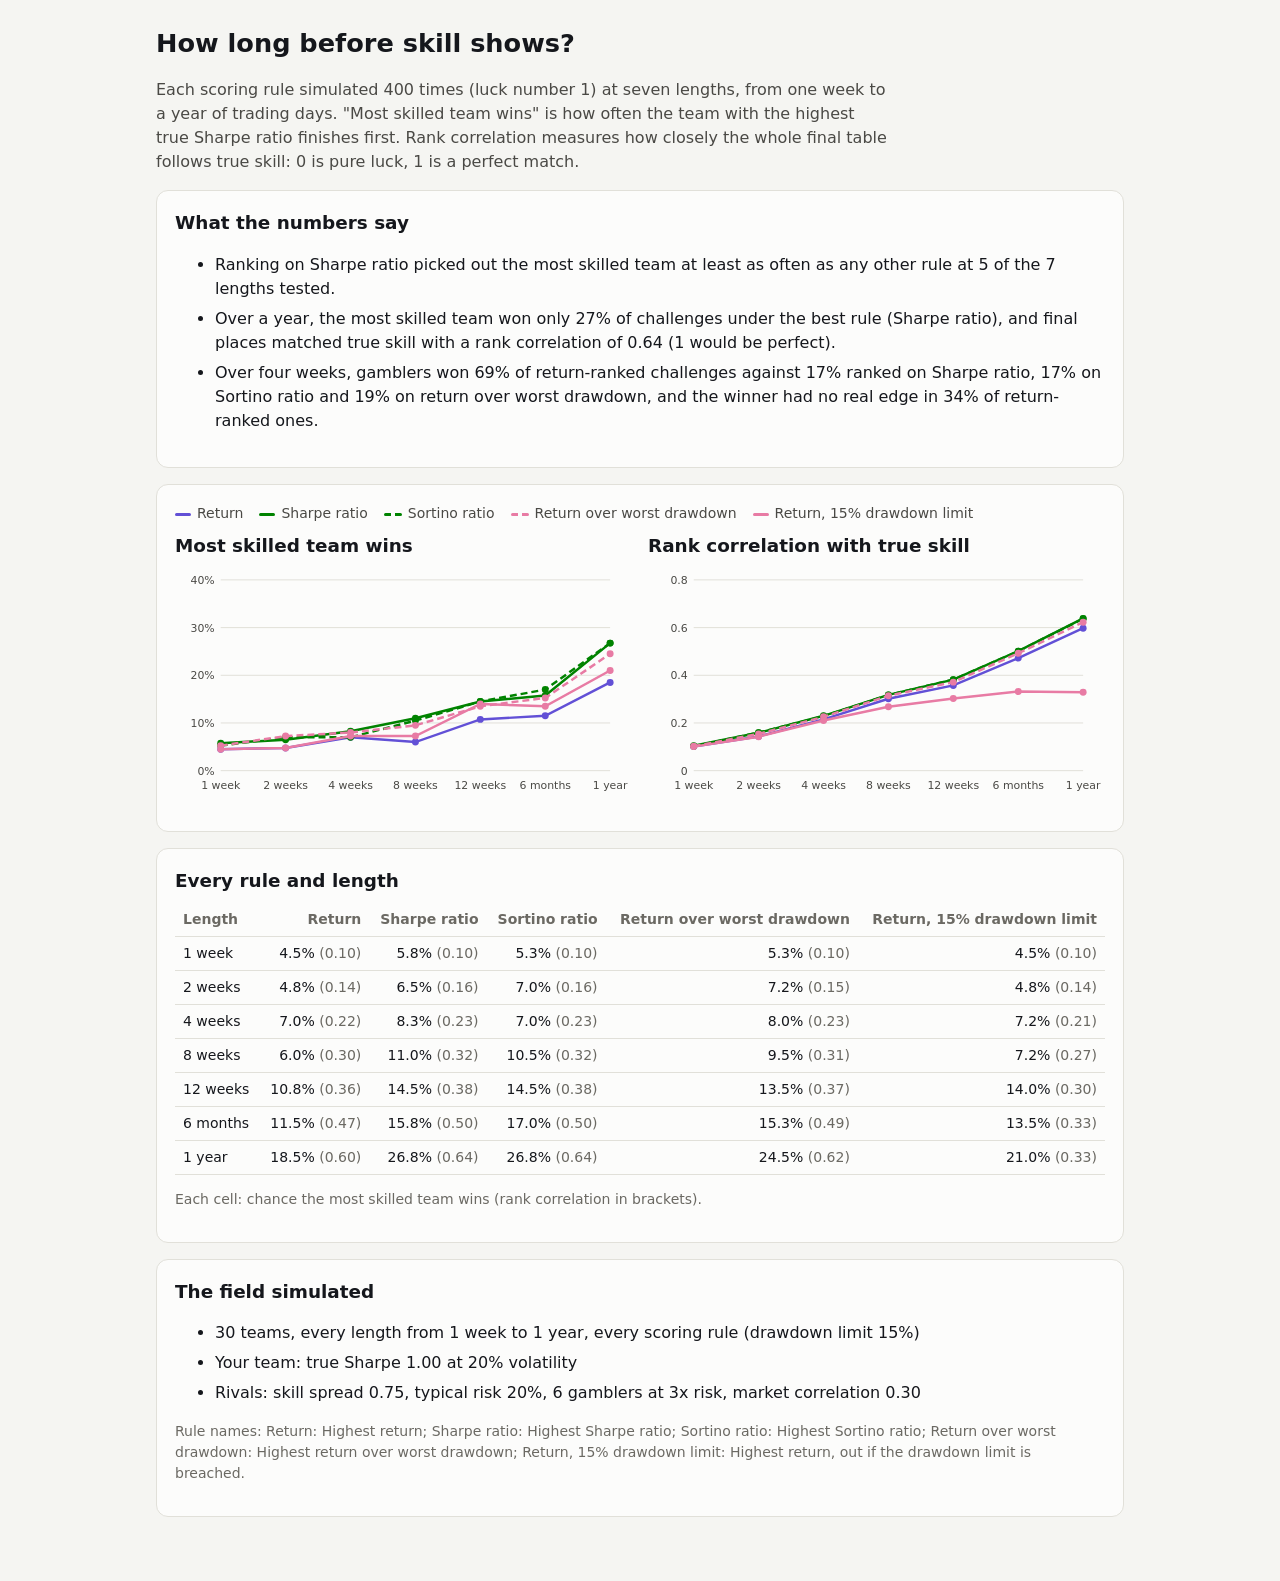
<file: examples/design-report.html>
<!DOCTYPE html>
<html lang="en-GB"><head><meta charset="utf-8"><meta name="viewport" content="width=device-width, initial-scale=1">
<title>Leaderboard luck: how long before skill shows?</title><style>
:root { color-scheme: light; --bg:#f5f5f2; --surface:#fcfcfb; --ink:#15171c; --ink-2:#4a4945; --muted:#6b6963;
  --line:#e1e0d9; --line-strong:#c3c2b7; }
@media (prefers-color-scheme: dark) { :root { color-scheme: dark; --bg:#111110; --surface:#1a1a19; --ink:#f0efec;
  --ink-2:#c9c8c0; --muted:#a3a29a; --line:#2f2f2c; --line-strong:#46463f; } }
* { box-sizing: border-box; }
body { margin:0; background:var(--bg); color:var(--ink); font:16px/1.5 system-ui,-apple-system,"Segoe UI",sans-serif; }
main { max-width: 1000px; margin: 0 auto; padding: 24px 16px 48px; }
h1 { font-size: 1.6rem; margin: 0 0 6px; } h2 { font-size: 1.15rem; margin: 0 0 8px; }
.lede { color: var(--ink-2); max-width: 72ch; }
.card { background:var(--surface); border:1px solid var(--line); border-radius:12px; padding:18px; margin-bottom:16px; }
.grid { display:grid; grid-template-columns:repeat(auto-fit, minmax(300px, 1fr)); gap:16px; }
.legend { display:flex; gap:16px; flex-wrap:wrap; font-size:.875rem; color:var(--ink-2); margin-bottom:8px; }
.legend i { display:inline-block; width:16px; height:3px; border-radius:2px; margin-right:6px; vertical-align:middle; }
svg text { fill: var(--ink-2); font: 11px system-ui,-apple-system,"Segoe UI",sans-serif; }
.wrap { overflow-x:auto; }
table { border-collapse:collapse; width:100%; font-size:.875rem; font-variant-numeric:tabular-nums; }
th, td { padding:6px 8px; border-bottom:1px solid var(--line); text-align:right; white-space:nowrap; }
th:first-child, td:first-child { text-align:left; }
thead th { color:var(--muted); }
li { margin-bottom: 6px; }
.note { color: var(--muted); font-size: .875rem; }
</style></head>
<body><main>
<h1>How long before skill shows?</h1>
<p class="lede">Each scoring rule simulated 400 times (luck number 1) at seven lengths, from one week to a year of trading days.
"Most skilled team wins" is how often the team with the highest true Sharpe ratio finishes first. Rank correlation
measures how closely the whole final table follows true skill: 0 is pure luck, 1 is a perfect match.</p>
<div class="card"><h2>What the numbers say</h2><ul><li>Ranking on Sharpe ratio picked out the most skilled team at least as often as any other rule at 5 of the 7 lengths tested.</li><li>Over a year, the most skilled team won only 27% of challenges under the best rule (Sharpe ratio), and final places matched true skill with a rank correlation of 0.64 (1 would be perfect).</li><li>Over four weeks, gamblers won 69% of return-ranked challenges against 17% ranked on Sharpe ratio, 17% on Sortino ratio and 19% on return over worst drawdown, and the winner had no real edge in 34% of return-ranked ones.</li></ul></div>
<div class="card"><div class="legend"><span><i style="background:#6250d6"></i>Return</span><span><i style="background:#008300"></i>Sharpe ratio</span><span><i style="background:linear-gradient(90deg,#008300 0 7px,transparent 7px 11px,#008300 11px 18px);width:18px"></i>Sortino ratio</span><span><i style="background:linear-gradient(90deg,#e87ba4 0 7px,transparent 7px 11px,#e87ba4 11px 18px);width:18px"></i>Return over worst drawdown</span><span><i style="background:#e87ba4"></i>Return, 15% drawdown limit</span></div>
<div class="grid"><div><h2>Most skilled team wins</h2><svg viewBox="0 0 460 240" width="100%" role="img" aria-label="Chance the most skilled team wins. Return: 1 week 0.04, 2 weeks 0.05, 4 weeks 0.07, 8 weeks 0.06, 12 weeks 0.11, 6 months 0.12, 1 year 0.18; Sharpe ratio: 1 week 0.06, 2 weeks 0.07, 4 weeks 0.08, 8 weeks 0.11, 12 weeks 0.14, 6 months 0.16, 1 year 0.27; Sortino ratio: 1 week 0.05, 2 weeks 0.07, 4 weeks 0.07, 8 weeks 0.10, 12 weeks 0.14, 6 months 0.17, 1 year 0.27; Return over worst drawdown: 1 week 0.05, 2 weeks 0.07, 4 weeks 0.08, 8 weeks 0.10, 12 weeks 0.14, 6 months 0.15, 1 year 0.24; Return, 15% drawdown limit: 1 week 0.04, 2 weeks 0.05, 4 weeks 0.07, 8 weeks 0.07, 12 weeks 0.14, 6 months 0.14, 1 year 0.21"><line x1="46" x2="438" y1="204.0" y2="204.0" stroke="var(--line)"/><text x="40" y="208.0" text-anchor="end">0%</text><line x1="46" x2="438" y1="156.0" y2="156.0" stroke="var(--line)"/><text x="40" y="160.0" text-anchor="end">10%</text><line x1="46" x2="438" y1="108.0" y2="108.0" stroke="var(--line)"/><text x="40" y="112.0" text-anchor="end">20%</text><line x1="46" x2="438" y1="60.0" y2="60.0" stroke="var(--line)"/><text x="40" y="64.0" text-anchor="end">30%</text><line x1="46" x2="438" y1="12.0" y2="12.0" stroke="var(--line)"/><text x="40" y="16.0" text-anchor="end">40%</text><text x="46.0" y="222" text-anchor="middle">1 week</text><text x="111.3" y="222" text-anchor="middle">2 weeks</text><text x="176.7" y="222" text-anchor="middle">4 weeks</text><text x="242.0" y="222" text-anchor="middle">8 weeks</text><text x="307.3" y="222" text-anchor="middle">12 weeks</text><text x="372.7" y="222" text-anchor="middle">6 months</text><text x="438.0" y="222" text-anchor="middle">1 year</text><path d="M46.0 182.4 L111.3 181.2 L176.7 170.4 L242.0 175.2 L307.3 152.4 L372.7 148.8 L438.0 115.2" fill="none" stroke="#6250d6" stroke-width="2.5"/><circle cx="46.0" cy="182.4" r="3.5" fill="#6250d6"><title>Return, 1 week: 0.045</title></circle><circle cx="111.3" cy="181.2" r="3.5" fill="#6250d6"><title>Return, 2 weeks: 0.048</title></circle><circle cx="176.7" cy="170.4" r="3.5" fill="#6250d6"><title>Return, 4 weeks: 0.070</title></circle><circle cx="242.0" cy="175.2" r="3.5" fill="#6250d6"><title>Return, 8 weeks: 0.060</title></circle><circle cx="307.3" cy="152.4" r="3.5" fill="#6250d6"><title>Return, 12 weeks: 0.107</title></circle><circle cx="372.7" cy="148.8" r="3.5" fill="#6250d6"><title>Return, 6 months: 0.115</title></circle><circle cx="438.0" cy="115.2" r="3.5" fill="#6250d6"><title>Return, 1 year: 0.185</title></circle><path d="M46.0 176.4 L111.3 172.8 L176.7 164.4 L242.0 151.2 L307.3 134.4 L372.7 128.4 L438.0 75.6" fill="none" stroke="#008300" stroke-width="2.5"/><circle cx="46.0" cy="176.4" r="3.5" fill="#008300"><title>Sharpe ratio, 1 week: 0.058</title></circle><circle cx="111.3" cy="172.8" r="3.5" fill="#008300"><title>Sharpe ratio, 2 weeks: 0.065</title></circle><circle cx="176.7" cy="164.4" r="3.5" fill="#008300"><title>Sharpe ratio, 4 weeks: 0.083</title></circle><circle cx="242.0" cy="151.2" r="3.5" fill="#008300"><title>Sharpe ratio, 8 weeks: 0.110</title></circle><circle cx="307.3" cy="134.4" r="3.5" fill="#008300"><title>Sharpe ratio, 12 weeks: 0.145</title></circle><circle cx="372.7" cy="128.4" r="3.5" fill="#008300"><title>Sharpe ratio, 6 months: 0.158</title></circle><circle cx="438.0" cy="75.6" r="3.5" fill="#008300"><title>Sharpe ratio, 1 year: 0.268</title></circle><path d="M46.0 178.8 L111.3 170.4 L176.7 170.4 L242.0 153.6 L307.3 134.4 L372.7 122.4 L438.0 75.6" fill="none" stroke="#008300" stroke-width="2.5" stroke-dasharray="7 4"/><circle cx="46.0" cy="178.8" r="3.5" fill="#008300"><title>Sortino ratio, 1 week: 0.052</title></circle><circle cx="111.3" cy="170.4" r="3.5" fill="#008300"><title>Sortino ratio, 2 weeks: 0.070</title></circle><circle cx="176.7" cy="170.4" r="3.5" fill="#008300"><title>Sortino ratio, 4 weeks: 0.070</title></circle><circle cx="242.0" cy="153.6" r="3.5" fill="#008300"><title>Sortino ratio, 8 weeks: 0.105</title></circle><circle cx="307.3" cy="134.4" r="3.5" fill="#008300"><title>Sortino ratio, 12 weeks: 0.145</title></circle><circle cx="372.7" cy="122.4" r="3.5" fill="#008300"><title>Sortino ratio, 6 months: 0.170</title></circle><circle cx="438.0" cy="75.6" r="3.5" fill="#008300"><title>Sortino ratio, 1 year: 0.268</title></circle><path d="M46.0 178.8 L111.3 169.2 L176.7 165.6 L242.0 158.4 L307.3 139.2 L372.7 130.8 L438.0 86.4" fill="none" stroke="#e87ba4" stroke-width="2.5" stroke-dasharray="7 4"/><circle cx="46.0" cy="178.8" r="3.5" fill="#e87ba4"><title>Return over worst drawdown, 1 week: 0.052</title></circle><circle cx="111.3" cy="169.2" r="3.5" fill="#e87ba4"><title>Return over worst drawdown, 2 weeks: 0.072</title></circle><circle cx="176.7" cy="165.6" r="3.5" fill="#e87ba4"><title>Return over worst drawdown, 4 weeks: 0.080</title></circle><circle cx="242.0" cy="158.4" r="3.5" fill="#e87ba4"><title>Return over worst drawdown, 8 weeks: 0.095</title></circle><circle cx="307.3" cy="139.2" r="3.5" fill="#e87ba4"><title>Return over worst drawdown, 12 weeks: 0.135</title></circle><circle cx="372.7" cy="130.8" r="3.5" fill="#e87ba4"><title>Return over worst drawdown, 6 months: 0.152</title></circle><circle cx="438.0" cy="86.4" r="3.5" fill="#e87ba4"><title>Return over worst drawdown, 1 year: 0.245</title></circle><path d="M46.0 182.4 L111.3 181.2 L176.7 169.2 L242.0 169.2 L307.3 136.8 L372.7 139.2 L438.0 103.2" fill="none" stroke="#e87ba4" stroke-width="2.5"/><circle cx="46.0" cy="182.4" r="3.5" fill="#e87ba4"><title>Return, 15% drawdown limit, 1 week: 0.045</title></circle><circle cx="111.3" cy="181.2" r="3.5" fill="#e87ba4"><title>Return, 15% drawdown limit, 2 weeks: 0.048</title></circle><circle cx="176.7" cy="169.2" r="3.5" fill="#e87ba4"><title>Return, 15% drawdown limit, 4 weeks: 0.072</title></circle><circle cx="242.0" cy="169.2" r="3.5" fill="#e87ba4"><title>Return, 15% drawdown limit, 8 weeks: 0.072</title></circle><circle cx="307.3" cy="136.8" r="3.5" fill="#e87ba4"><title>Return, 15% drawdown limit, 12 weeks: 0.140</title></circle><circle cx="372.7" cy="139.2" r="3.5" fill="#e87ba4"><title>Return, 15% drawdown limit, 6 months: 0.135</title></circle><circle cx="438.0" cy="103.2" r="3.5" fill="#e87ba4"><title>Return, 15% drawdown limit, 1 year: 0.210</title></circle></svg></div>
<div><h2>Rank correlation with true skill</h2><svg viewBox="0 0 460 240" width="100%" role="img" aria-label="Rank correlation between true skill and final place. Return: 1 week 0.10, 2 weeks 0.14, 4 weeks 0.22, 8 weeks 0.30, 12 weeks 0.36, 6 months 0.47, 1 year 0.60; Sharpe ratio: 1 week 0.10, 2 weeks 0.16, 4 weeks 0.23, 8 weeks 0.32, 12 weeks 0.38, 6 months 0.50, 1 year 0.64; Sortino ratio: 1 week 0.10, 2 weeks 0.16, 4 weeks 0.23, 8 weeks 0.32, 12 weeks 0.38, 6 months 0.50, 1 year 0.64; Return over worst drawdown: 1 week 0.10, 2 weeks 0.15, 4 weeks 0.23, 8 weeks 0.31, 12 weeks 0.37, 6 months 0.49, 1 year 0.62; Return, 15% drawdown limit: 1 week 0.10, 2 weeks 0.14, 4 weeks 0.21, 8 weeks 0.27, 12 weeks 0.30, 6 months 0.33, 1 year 0.33"><line x1="46" x2="438" y1="204.0" y2="204.0" stroke="var(--line)"/><text x="40" y="208.0" text-anchor="end">0</text><line x1="46" x2="438" y1="156.0" y2="156.0" stroke="var(--line)"/><text x="40" y="160.0" text-anchor="end">0.2</text><line x1="46" x2="438" y1="108.0" y2="108.0" stroke="var(--line)"/><text x="40" y="112.0" text-anchor="end">0.4</text><line x1="46" x2="438" y1="60.0" y2="60.0" stroke="var(--line)"/><text x="40" y="64.0" text-anchor="end">0.6</text><line x1="46" x2="438" y1="12.0" y2="12.0" stroke="var(--line)"/><text x="40" y="16.0" text-anchor="end">0.8</text><text x="46.0" y="222" text-anchor="middle">1 week</text><text x="111.3" y="222" text-anchor="middle">2 weeks</text><text x="176.7" y="222" text-anchor="middle">4 weeks</text><text x="242.0" y="222" text-anchor="middle">8 weeks</text><text x="307.3" y="222" text-anchor="middle">12 weeks</text><text x="372.7" y="222" text-anchor="middle">6 months</text><text x="438.0" y="222" text-anchor="middle">1 year</text><path d="M46.0 179.7 L111.3 169.6 L176.7 152.4 L242.0 131.6 L307.3 118.2 L372.7 90.7 L438.0 60.6" fill="none" stroke="#6250d6" stroke-width="2.5"/><circle cx="46.0" cy="179.7" r="3.5" fill="#6250d6"><title>Return, 1 week: 0.101</title></circle><circle cx="111.3" cy="169.6" r="3.5" fill="#6250d6"><title>Return, 2 weeks: 0.143</title></circle><circle cx="176.7" cy="152.4" r="3.5" fill="#6250d6"><title>Return, 4 weeks: 0.215</title></circle><circle cx="242.0" cy="131.6" r="3.5" fill="#6250d6"><title>Return, 8 weeks: 0.302</title></circle><circle cx="307.3" cy="118.2" r="3.5" fill="#6250d6"><title>Return, 12 weeks: 0.358</title></circle><circle cx="372.7" cy="90.7" r="3.5" fill="#6250d6"><title>Return, 6 months: 0.472</title></circle><circle cx="438.0" cy="60.6" r="3.5" fill="#6250d6"><title>Return, 1 year: 0.598</title></circle><path d="M46.0 179.0 L111.3 165.9 L176.7 148.8 L242.0 127.7 L307.3 112.4 L372.7 83.7 L438.0 50.8" fill="none" stroke="#008300" stroke-width="2.5"/><circle cx="46.0" cy="179.0" r="3.5" fill="#008300"><title>Sharpe ratio, 1 week: 0.104</title></circle><circle cx="111.3" cy="165.9" r="3.5" fill="#008300"><title>Sharpe ratio, 2 weeks: 0.159</title></circle><circle cx="176.7" cy="148.8" r="3.5" fill="#008300"><title>Sharpe ratio, 4 weeks: 0.230</title></circle><circle cx="242.0" cy="127.7" r="3.5" fill="#008300"><title>Sharpe ratio, 8 weeks: 0.318</title></circle><circle cx="307.3" cy="112.4" r="3.5" fill="#008300"><title>Sharpe ratio, 12 weeks: 0.382</title></circle><circle cx="372.7" cy="83.7" r="3.5" fill="#008300"><title>Sharpe ratio, 6 months: 0.501</title></circle><circle cx="438.0" cy="50.8" r="3.5" fill="#008300"><title>Sharpe ratio, 1 year: 0.638</title></circle><path d="M46.0 179.5 L111.3 165.7 L176.7 149.2 L242.0 127.9 L307.3 112.4 L372.7 83.8 L438.0 51.0" fill="none" stroke="#008300" stroke-width="2.5" stroke-dasharray="7 4"/><circle cx="46.0" cy="179.5" r="3.5" fill="#008300"><title>Sortino ratio, 1 week: 0.102</title></circle><circle cx="111.3" cy="165.7" r="3.5" fill="#008300"><title>Sortino ratio, 2 weeks: 0.159</title></circle><circle cx="176.7" cy="149.2" r="3.5" fill="#008300"><title>Sortino ratio, 4 weeks: 0.229</title></circle><circle cx="242.0" cy="127.9" r="3.5" fill="#008300"><title>Sortino ratio, 8 weeks: 0.317</title></circle><circle cx="307.3" cy="112.4" r="3.5" fill="#008300"><title>Sortino ratio, 12 weeks: 0.382</title></circle><circle cx="372.7" cy="83.8" r="3.5" fill="#008300"><title>Sortino ratio, 6 months: 0.501</title></circle><circle cx="438.0" cy="51.0" r="3.5" fill="#008300"><title>Sortino ratio, 1 year: 0.637</title></circle><path d="M46.0 179.4 L111.3 167.0 L176.7 149.8 L242.0 128.6 L307.3 114.9 L372.7 85.8 L438.0 54.6" fill="none" stroke="#e87ba4" stroke-width="2.5" stroke-dasharray="7 4"/><circle cx="46.0" cy="179.4" r="3.5" fill="#e87ba4"><title>Return over worst drawdown, 1 week: 0.102</title></circle><circle cx="111.3" cy="167.0" r="3.5" fill="#e87ba4"><title>Return over worst drawdown, 2 weeks: 0.154</title></circle><circle cx="176.7" cy="149.8" r="3.5" fill="#e87ba4"><title>Return over worst drawdown, 4 weeks: 0.226</title></circle><circle cx="242.0" cy="128.6" r="3.5" fill="#e87ba4"><title>Return over worst drawdown, 8 weeks: 0.314</title></circle><circle cx="307.3" cy="114.9" r="3.5" fill="#e87ba4"><title>Return over worst drawdown, 12 weeks: 0.371</title></circle><circle cx="372.7" cy="85.8" r="3.5" fill="#e87ba4"><title>Return over worst drawdown, 6 months: 0.493</title></circle><circle cx="438.0" cy="54.6" r="3.5" fill="#e87ba4"><title>Return over worst drawdown, 1 year: 0.622</title></circle><path d="M46.0 179.8 L111.3 169.8 L176.7 153.5 L242.0 139.6 L307.3 131.3 L372.7 124.3 L438.0 125.0" fill="none" stroke="#e87ba4" stroke-width="2.5"/><circle cx="46.0" cy="179.8" r="3.5" fill="#e87ba4"><title>Return, 15% drawdown limit, 1 week: 0.101</title></circle><circle cx="111.3" cy="169.8" r="3.5" fill="#e87ba4"><title>Return, 15% drawdown limit, 2 weeks: 0.143</title></circle><circle cx="176.7" cy="153.5" r="3.5" fill="#e87ba4"><title>Return, 15% drawdown limit, 4 weeks: 0.210</title></circle><circle cx="242.0" cy="139.6" r="3.5" fill="#e87ba4"><title>Return, 15% drawdown limit, 8 weeks: 0.268</title></circle><circle cx="307.3" cy="131.3" r="3.5" fill="#e87ba4"><title>Return, 15% drawdown limit, 12 weeks: 0.303</title></circle><circle cx="372.7" cy="124.3" r="3.5" fill="#e87ba4"><title>Return, 15% drawdown limit, 6 months: 0.332</title></circle><circle cx="438.0" cy="125.0" r="3.5" fill="#e87ba4"><title>Return, 15% drawdown limit, 1 year: 0.329</title></circle></svg></div></div></div>
<div class="card"><h2>Every rule and length</h2><div class="wrap"><table>
<thead><tr><th>Length</th><th>Return</th><th>Sharpe ratio</th><th>Sortino ratio</th><th>Return over worst drawdown</th><th>Return, 15% drawdown limit</th></tr></thead><tbody><tr><td>1 week</td><td>4.5% <span class='note'>(0.10)</span></td><td>5.8% <span class='note'>(0.10)</span></td><td>5.3% <span class='note'>(0.10)</span></td><td>5.3% <span class='note'>(0.10)</span></td><td>4.5% <span class='note'>(0.10)</span></td></tr><tr><td>2 weeks</td><td>4.8% <span class='note'>(0.14)</span></td><td>6.5% <span class='note'>(0.16)</span></td><td>7.0% <span class='note'>(0.16)</span></td><td>7.2% <span class='note'>(0.15)</span></td><td>4.8% <span class='note'>(0.14)</span></td></tr><tr><td>4 weeks</td><td>7.0% <span class='note'>(0.22)</span></td><td>8.3% <span class='note'>(0.23)</span></td><td>7.0% <span class='note'>(0.23)</span></td><td>8.0% <span class='note'>(0.23)</span></td><td>7.2% <span class='note'>(0.21)</span></td></tr><tr><td>8 weeks</td><td>6.0% <span class='note'>(0.30)</span></td><td>11.0% <span class='note'>(0.32)</span></td><td>10.5% <span class='note'>(0.32)</span></td><td>9.5% <span class='note'>(0.31)</span></td><td>7.2% <span class='note'>(0.27)</span></td></tr><tr><td>12 weeks</td><td>10.8% <span class='note'>(0.36)</span></td><td>14.5% <span class='note'>(0.38)</span></td><td>14.5% <span class='note'>(0.38)</span></td><td>13.5% <span class='note'>(0.37)</span></td><td>14.0% <span class='note'>(0.30)</span></td></tr><tr><td>6 months</td><td>11.5% <span class='note'>(0.47)</span></td><td>15.8% <span class='note'>(0.50)</span></td><td>17.0% <span class='note'>(0.50)</span></td><td>15.3% <span class='note'>(0.49)</span></td><td>13.5% <span class='note'>(0.33)</span></td></tr><tr><td>1 year</td><td>18.5% <span class='note'>(0.60)</span></td><td>26.8% <span class='note'>(0.64)</span></td><td>26.8% <span class='note'>(0.64)</span></td><td>24.5% <span class='note'>(0.62)</span></td><td>21.0% <span class='note'>(0.33)</span></td></tr></tbody></table></div>
<p class="note">Each cell: chance the most skilled team wins (rank correlation in brackets).</p></div>
<div class="card"><h2>The field simulated</h2><ul><li>30 teams, every length from 1 week to 1 year, every scoring rule (drawdown limit 15%)</li><li>Your team: true Sharpe 1.00 at 20% volatility</li><li>Rivals: skill spread 0.75, typical risk 20%, 6 gamblers at 3x risk, market correlation 0.30</li></ul>
<p class="note">Rule names: Return: Highest return; Sharpe ratio: Highest Sharpe ratio; Sortino ratio: Highest Sortino ratio; Return over worst drawdown: Highest return over worst drawdown; Return, 15% drawdown limit: Highest return, out if the drawdown limit is breached.</p></div>
</main></body></html>
</file>
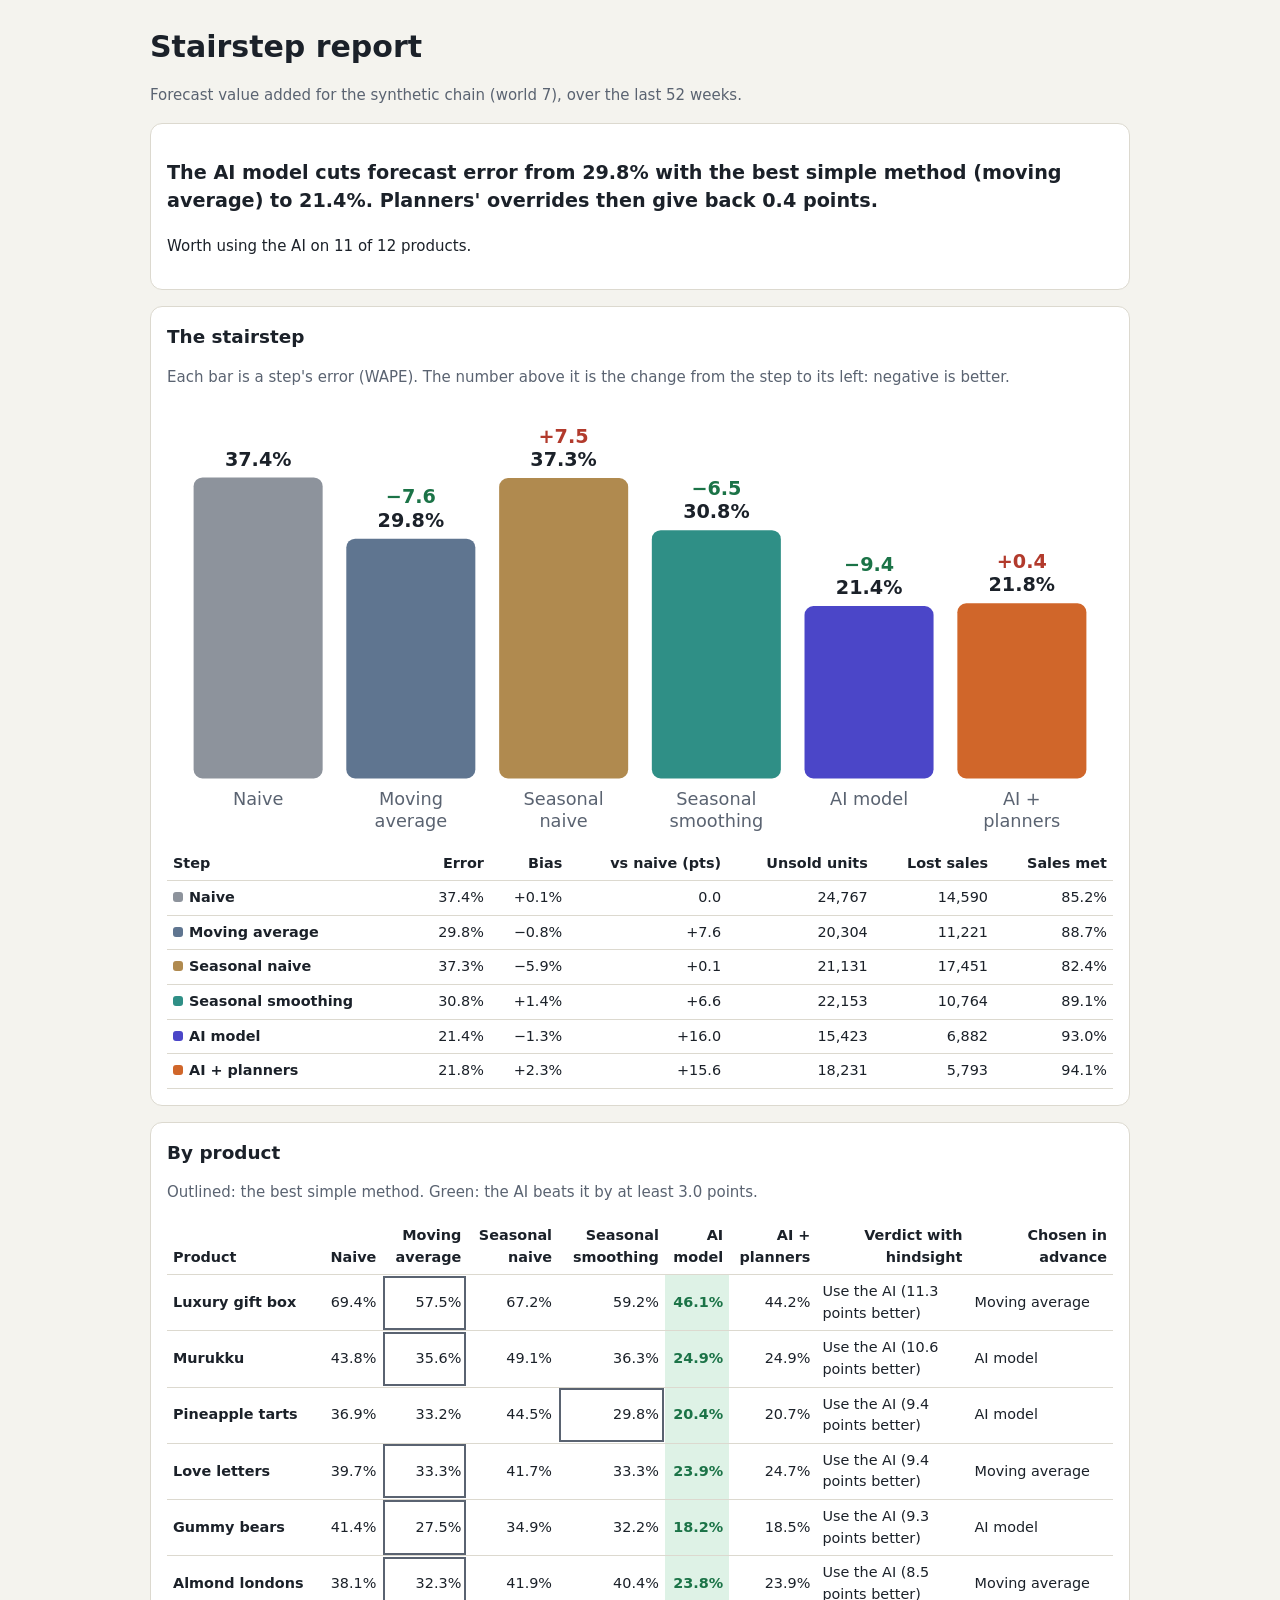
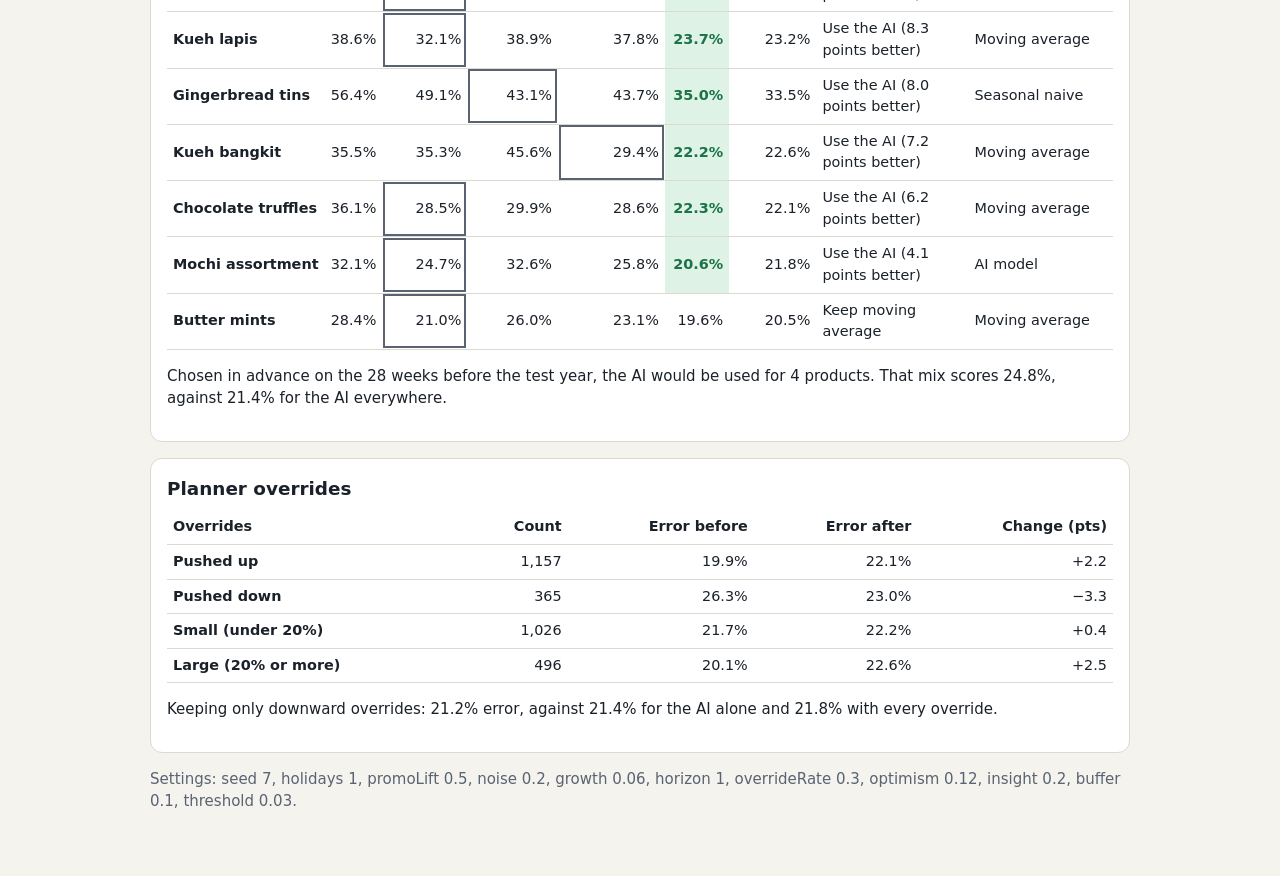
<file: examples/report.html>
<!doctype html>
<html lang="en-GB"><head><meta charset="utf-8"><meta name="viewport" content="width=device-width, initial-scale=1">
<title>Stairstep report</title>
<style>
:root { --bg:#f4f3ee; --card:#fff; --ink:#1b2129; --muted:#5a6371; --line:#dcd9cf; --good:#1b7347; --good-soft:#def2e6; --bad:#b23a2c; }
@media (prefers-color-scheme: dark) { :root { --bg:#13161b; --card:#1c2027; --ink:#eceef2; --muted:#a2abb8; --line:#343a45; --good:#6fd19c; --good-soft:#1c3427; --bad:#f08a7b; } }
body { margin:0; background:var(--bg); color:var(--ink); font:15px/1.5 system-ui, -apple-system, "Segoe UI", Roboto, Arial, sans-serif; }
main { max-width: 980px; margin: 0 auto; padding: 24px 16px 48px; }
h1 { margin: 0 0 6px; } h2 { font-size: 1.15rem; margin: 0 0 8px; }
.muted { color: var(--muted); } .lead { font-size: 1.2rem; font-weight: 700; }
.card { background:var(--card); border:1px solid var(--line); border-radius:12px; padding:16px; margin-top:16px; }
.scroll { overflow-x:auto; } table { border-collapse:collapse; width:100%; font-variant-numeric: tabular-nums; font-size: 0.9rem; }
th, td { padding:6px 6px; border-bottom:1px solid var(--line); text-align:right; white-space:nowrap; } th:first-child { text-align:left; }
thead th { white-space:normal; vertical-align:bottom; }
td.verdict { text-align:left; white-space:normal; min-width:130px; } td.best { outline:2px solid var(--muted); outline-offset:-3px; } td.win { background:var(--good-soft); color:var(--good); font-weight:700; }
.sw { display:inline-block; width:10px; height:10px; border-radius:3px; margin-right:6px; }
svg { width:100%; height:auto; display:block; } svg text { fill:var(--ink); font-size:13px; }
svg .v { font-weight:700; } svg .n { fill:var(--muted); font-size:12px; } svg .good { fill:var(--good); font-weight:700; } svg .bad { fill:var(--bad); font-weight:700; } svg .flat { fill:var(--muted); }
</style></head><body><main>
<h1>Stairstep report</h1>
<p class="muted">Forecast value added for the synthetic chain (world 7), over the last 52 weeks.</p>
<div class="card"><p class="lead">The AI model cuts forecast error from 29.8% with the best simple method (moving average) to 21.4%. Planners&#x27; overrides then give back 0.4 points.</p><p>Worth using the AI on 11 of 12 products.</p></div>
<div class="card"><h2>The stairstep</h2><p class="muted">Each bar is a step's error (WAPE). The number above it is the change from the step to its left: negative is better.</p><svg viewBox="0 0 640 300" role="img" aria-label="Naive 37.4%, Moving average 29.8%, Seasonal naive 37.3%, Seasonal smoothing 30.8%, AI model 21.4%, AI + planners 21.8%"><rect x="18.0" y="50.4" width="87.3" height="203.6" rx="6" fill="#8d939c"/><text x="61.7" y="42.4" text-anchor="middle" class="v">37.4%</text><text x="61.7" y="272" text-anchor="middle" class="n">Naive</text><rect x="121.3" y="91.8" width="87.3" height="162.2" rx="6" fill="#5f7590"/><text x="165.0" y="83.8" text-anchor="middle" class="v">29.8%</text><text x="165.0" y="67.8" text-anchor="middle" class="good">−7.6</text><text x="165.0" y="272" text-anchor="middle" class="n">Moving</text><text x="165.0" y="287" text-anchor="middle" class="n">average</text><rect x="224.7" y="50.8" width="87.3" height="203.2" rx="6" fill="#b08a4f"/><text x="268.3" y="42.8" text-anchor="middle" class="v">37.3%</text><text x="268.3" y="26.8" text-anchor="middle" class="bad">+7.5</text><text x="268.3" y="272" text-anchor="middle" class="n">Seasonal</text><text x="268.3" y="287" text-anchor="middle" class="n">naive</text><rect x="328.0" y="86.1" width="87.3" height="167.9" rx="6" fill="#2f8f86"/><text x="371.7" y="78.1" text-anchor="middle" class="v">30.8%</text><text x="371.7" y="62.1" text-anchor="middle" class="good">−6.5</text><text x="371.7" y="272" text-anchor="middle" class="n">Seasonal</text><text x="371.7" y="287" text-anchor="middle" class="n">smoothing</text><rect x="431.3" y="137.4" width="87.3" height="116.6" rx="6" fill="#4b46c8"/><text x="475.0" y="129.4" text-anchor="middle" class="v">21.4%</text><text x="475.0" y="113.4" text-anchor="middle" class="good">−9.4</text><text x="475.0" y="272" text-anchor="middle" class="n">AI model</text><rect x="534.7" y="135.5" width="87.3" height="118.5" rx="6" fill="#d0662a"/><text x="578.3" y="127.5" text-anchor="middle" class="v">21.8%</text><text x="578.3" y="111.5" text-anchor="middle" class="bad">+0.4</text><text x="578.3" y="272" text-anchor="middle" class="n">AI +</text><text x="578.3" y="287" text-anchor="middle" class="n">planners</text></svg>
<div class="scroll"><table><thead><tr><th>Step</th><th>Error</th><th>Bias</th><th>vs naive (pts)</th><th>Unsold units</th><th>Lost sales</th><th>Sales met</th></tr></thead><tbody><tr><th scope='row'><span class='sw' style='background:#8d939c'></span>Naive</th><td>37.4%</td><td>+0.1%</td><td>0.0</td><td>24,767</td><td>14,590</td><td>85.2%</td></tr><tr><th scope='row'><span class='sw' style='background:#5f7590'></span>Moving average</th><td>29.8%</td><td>−0.8%</td><td>+7.6</td><td>20,304</td><td>11,221</td><td>88.7%</td></tr><tr><th scope='row'><span class='sw' style='background:#b08a4f'></span>Seasonal naive</th><td>37.3%</td><td>−5.9%</td><td>+0.1</td><td>21,131</td><td>17,451</td><td>82.4%</td></tr><tr><th scope='row'><span class='sw' style='background:#2f8f86'></span>Seasonal smoothing</th><td>30.8%</td><td>+1.4%</td><td>+6.6</td><td>22,153</td><td>10,764</td><td>89.1%</td></tr><tr><th scope='row'><span class='sw' style='background:#4b46c8'></span>AI model</th><td>21.4%</td><td>−1.3%</td><td>+16.0</td><td>15,423</td><td>6,882</td><td>93.0%</td></tr><tr><th scope='row'><span class='sw' style='background:#d0662a'></span>AI + planners</th><td>21.8%</td><td>+2.3%</td><td>+15.6</td><td>18,231</td><td>5,793</td><td>94.1%</td></tr></tbody></table></div></div>
<div class="card"><h2>By product</h2><p class="muted">Outlined: the best simple method. Green: the AI beats it by at least 3.0 points.</p>
<div class="scroll"><table><thead><tr><th>Product</th><th>Naive</th><th>Moving average</th><th>Seasonal naive</th><th>Seasonal smoothing</th><th>AI model</th><th>AI + planners</th><th>Verdict with hindsight</th><th>Chosen in advance</th></tr></thead><tbody><tr><th scope='row'>Luxury gift box</th><td class=''>69.4%</td><td class='best'>57.5%</td><td class=''>67.2%</td><td class=''>59.2%</td><td class='win'>46.1%</td><td class=''>44.2%</td><td class='verdict'>Use the AI (11.3 points better)</td><td class='verdict'>Moving average</td></tr><tr><th scope='row'>Murukku</th><td class=''>43.8%</td><td class='best'>35.6%</td><td class=''>49.1%</td><td class=''>36.3%</td><td class='win'>24.9%</td><td class=''>24.9%</td><td class='verdict'>Use the AI (10.6 points better)</td><td class='verdict'>AI model</td></tr><tr><th scope='row'>Pineapple tarts</th><td class=''>36.9%</td><td class=''>33.2%</td><td class=''>44.5%</td><td class='best'>29.8%</td><td class='win'>20.4%</td><td class=''>20.7%</td><td class='verdict'>Use the AI (9.4 points better)</td><td class='verdict'>AI model</td></tr><tr><th scope='row'>Love letters</th><td class=''>39.7%</td><td class='best'>33.3%</td><td class=''>41.7%</td><td class=''>33.3%</td><td class='win'>23.9%</td><td class=''>24.7%</td><td class='verdict'>Use the AI (9.4 points better)</td><td class='verdict'>Moving average</td></tr><tr><th scope='row'>Gummy bears</th><td class=''>41.4%</td><td class='best'>27.5%</td><td class=''>34.9%</td><td class=''>32.2%</td><td class='win'>18.2%</td><td class=''>18.5%</td><td class='verdict'>Use the AI (9.3 points better)</td><td class='verdict'>AI model</td></tr><tr><th scope='row'>Almond londons</th><td class=''>38.1%</td><td class='best'>32.3%</td><td class=''>41.9%</td><td class=''>40.4%</td><td class='win'>23.8%</td><td class=''>23.9%</td><td class='verdict'>Use the AI (8.5 points better)</td><td class='verdict'>Moving average</td></tr><tr><th scope='row'>Kueh lapis</th><td class=''>38.6%</td><td class='best'>32.1%</td><td class=''>38.9%</td><td class=''>37.8%</td><td class='win'>23.7%</td><td class=''>23.2%</td><td class='verdict'>Use the AI (8.3 points better)</td><td class='verdict'>Moving average</td></tr><tr><th scope='row'>Gingerbread tins</th><td class=''>56.4%</td><td class=''>49.1%</td><td class='best'>43.1%</td><td class=''>43.7%</td><td class='win'>35.0%</td><td class=''>33.5%</td><td class='verdict'>Use the AI (8.0 points better)</td><td class='verdict'>Seasonal naive</td></tr><tr><th scope='row'>Kueh bangkit</th><td class=''>35.5%</td><td class=''>35.3%</td><td class=''>45.6%</td><td class='best'>29.4%</td><td class='win'>22.2%</td><td class=''>22.6%</td><td class='verdict'>Use the AI (7.2 points better)</td><td class='verdict'>Moving average</td></tr><tr><th scope='row'>Chocolate truffles</th><td class=''>36.1%</td><td class='best'>28.5%</td><td class=''>29.9%</td><td class=''>28.6%</td><td class='win'>22.3%</td><td class=''>22.1%</td><td class='verdict'>Use the AI (6.2 points better)</td><td class='verdict'>Moving average</td></tr><tr><th scope='row'>Mochi assortment</th><td class=''>32.1%</td><td class='best'>24.7%</td><td class=''>32.6%</td><td class=''>25.8%</td><td class='win'>20.6%</td><td class=''>21.8%</td><td class='verdict'>Use the AI (4.1 points better)</td><td class='verdict'>AI model</td></tr><tr><th scope='row'>Butter mints</th><td class=''>28.4%</td><td class='best'>21.0%</td><td class=''>26.0%</td><td class=''>23.1%</td><td class=''>19.6%</td><td class=''>20.5%</td><td class='verdict'>Keep moving average</td><td class='verdict'>Moving average</td></tr></tbody></table></div>
<p>Chosen in advance on the 28 weeks before the test year, the AI would be used for 4 products. That mix scores 24.8%, against 21.4% for the AI everywhere.</p></div>
<div class="card"><h2>Planner overrides</h2><div class="scroll"><table><thead><tr><th>Overrides</th><th>Count</th><th>Error before</th><th>Error after</th><th>Change (pts)</th></tr></thead><tbody><tr><th scope='row'>Pushed up</th><td>1,157</td><td>19.9%</td><td>22.1%</td><td>+2.2</td></tr><tr><th scope='row'>Pushed down</th><td>365</td><td>26.3%</td><td>23.0%</td><td>−3.3</td></tr><tr><th scope='row'>Small (under 20%)</th><td>1,026</td><td>21.7%</td><td>22.2%</td><td>+0.4</td></tr><tr><th scope='row'>Large (20% or more)</th><td>496</td><td>20.1%</td><td>22.6%</td><td>+2.5</td></tr></tbody></table></div>
<p>Keeping only downward overrides: 21.2% error, against 21.4% for the AI alone and 21.8% with every override.</p></div>
<p class="muted">Settings: seed 7, holidays 1, promoLift 0.5, noise 0.2, growth 0.06, horizon 1, overrideRate 0.3, optimism 0.12, insight 0.2, buffer 0.1, threshold 0.03.</p>
</main></body></html>
</file>
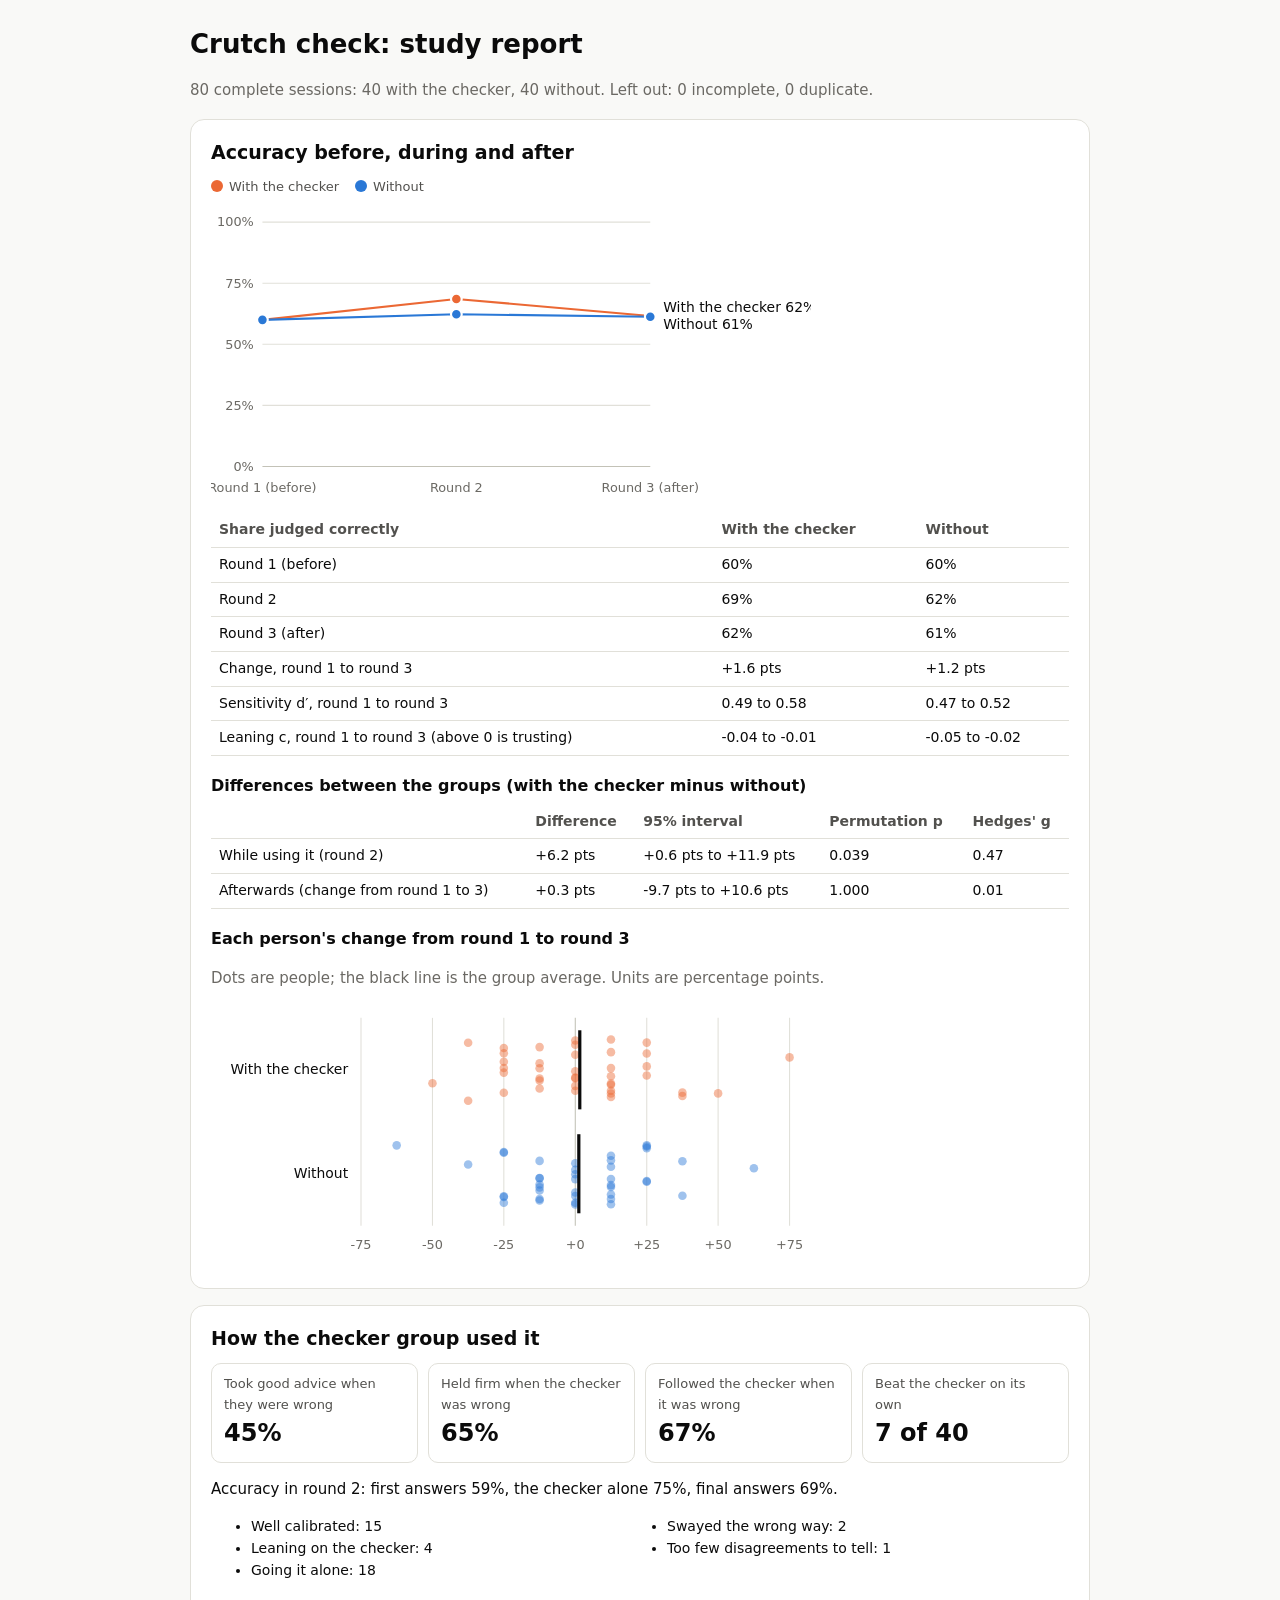
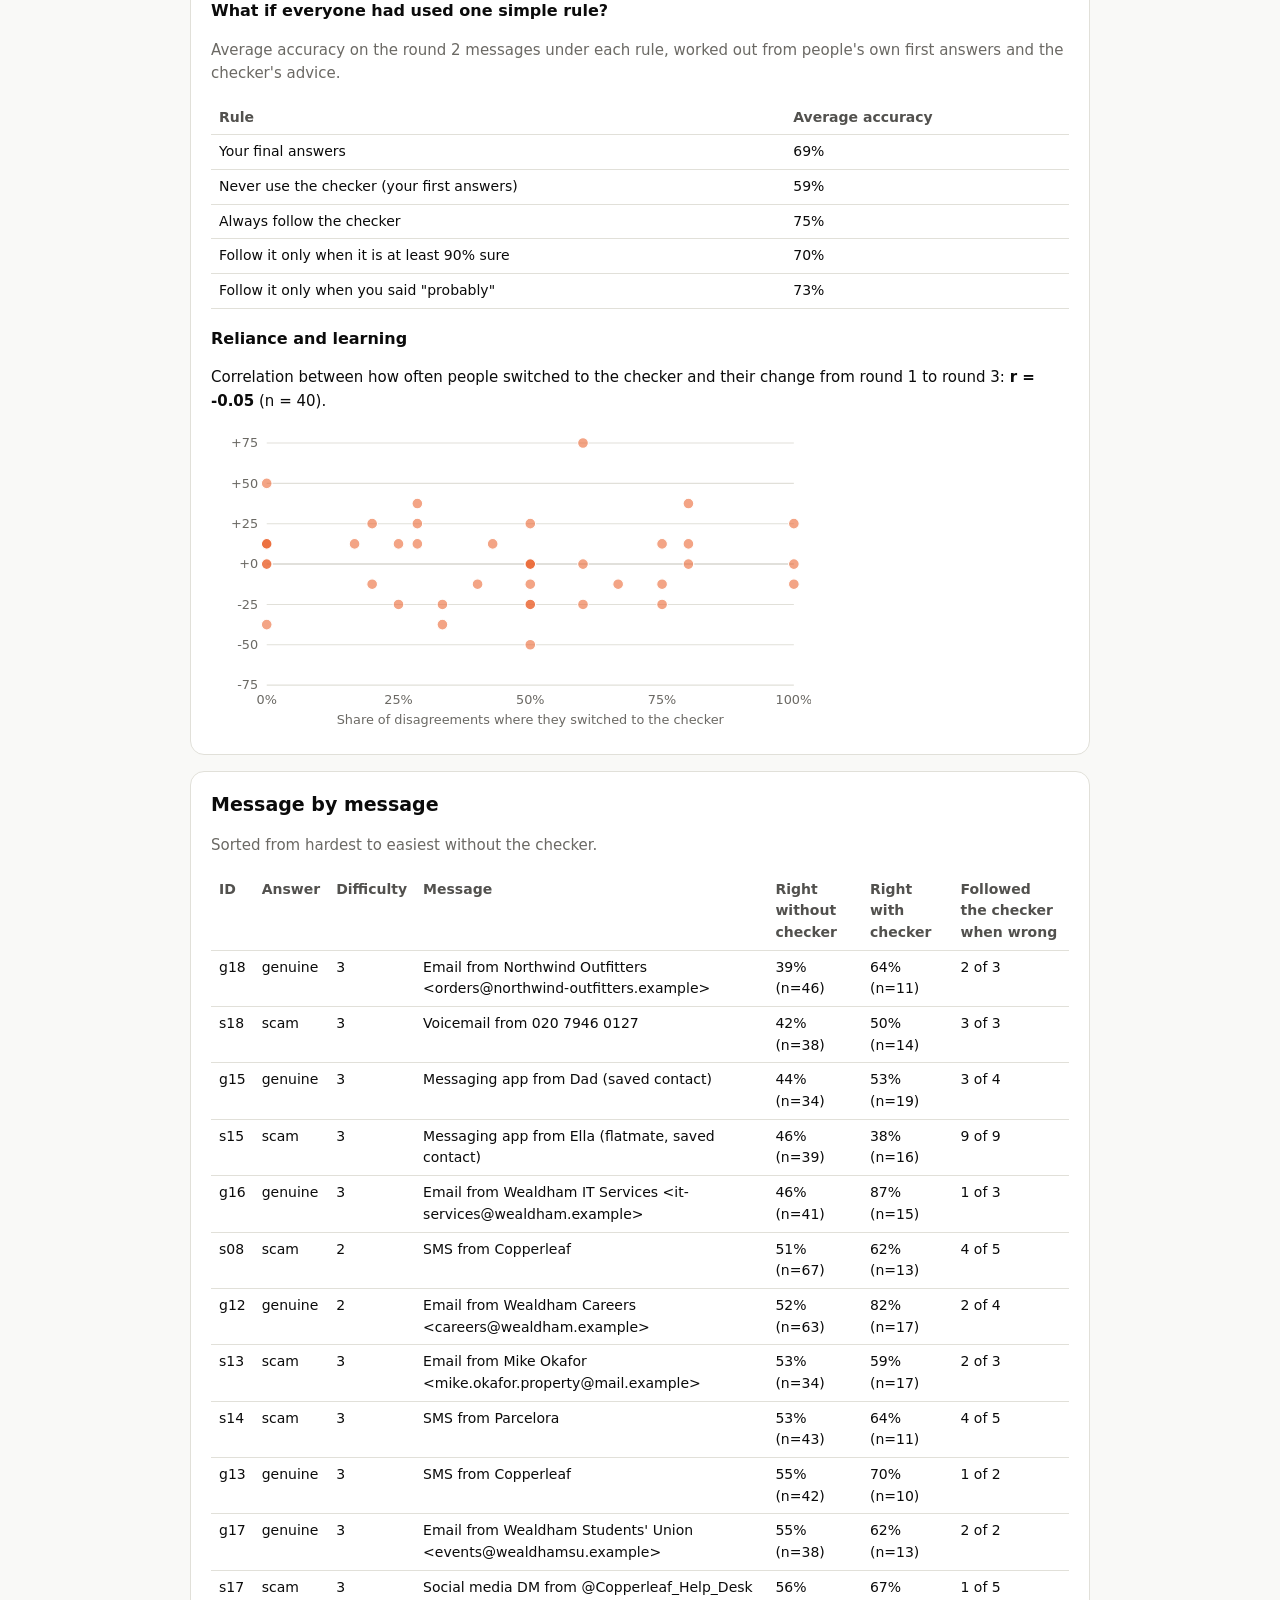
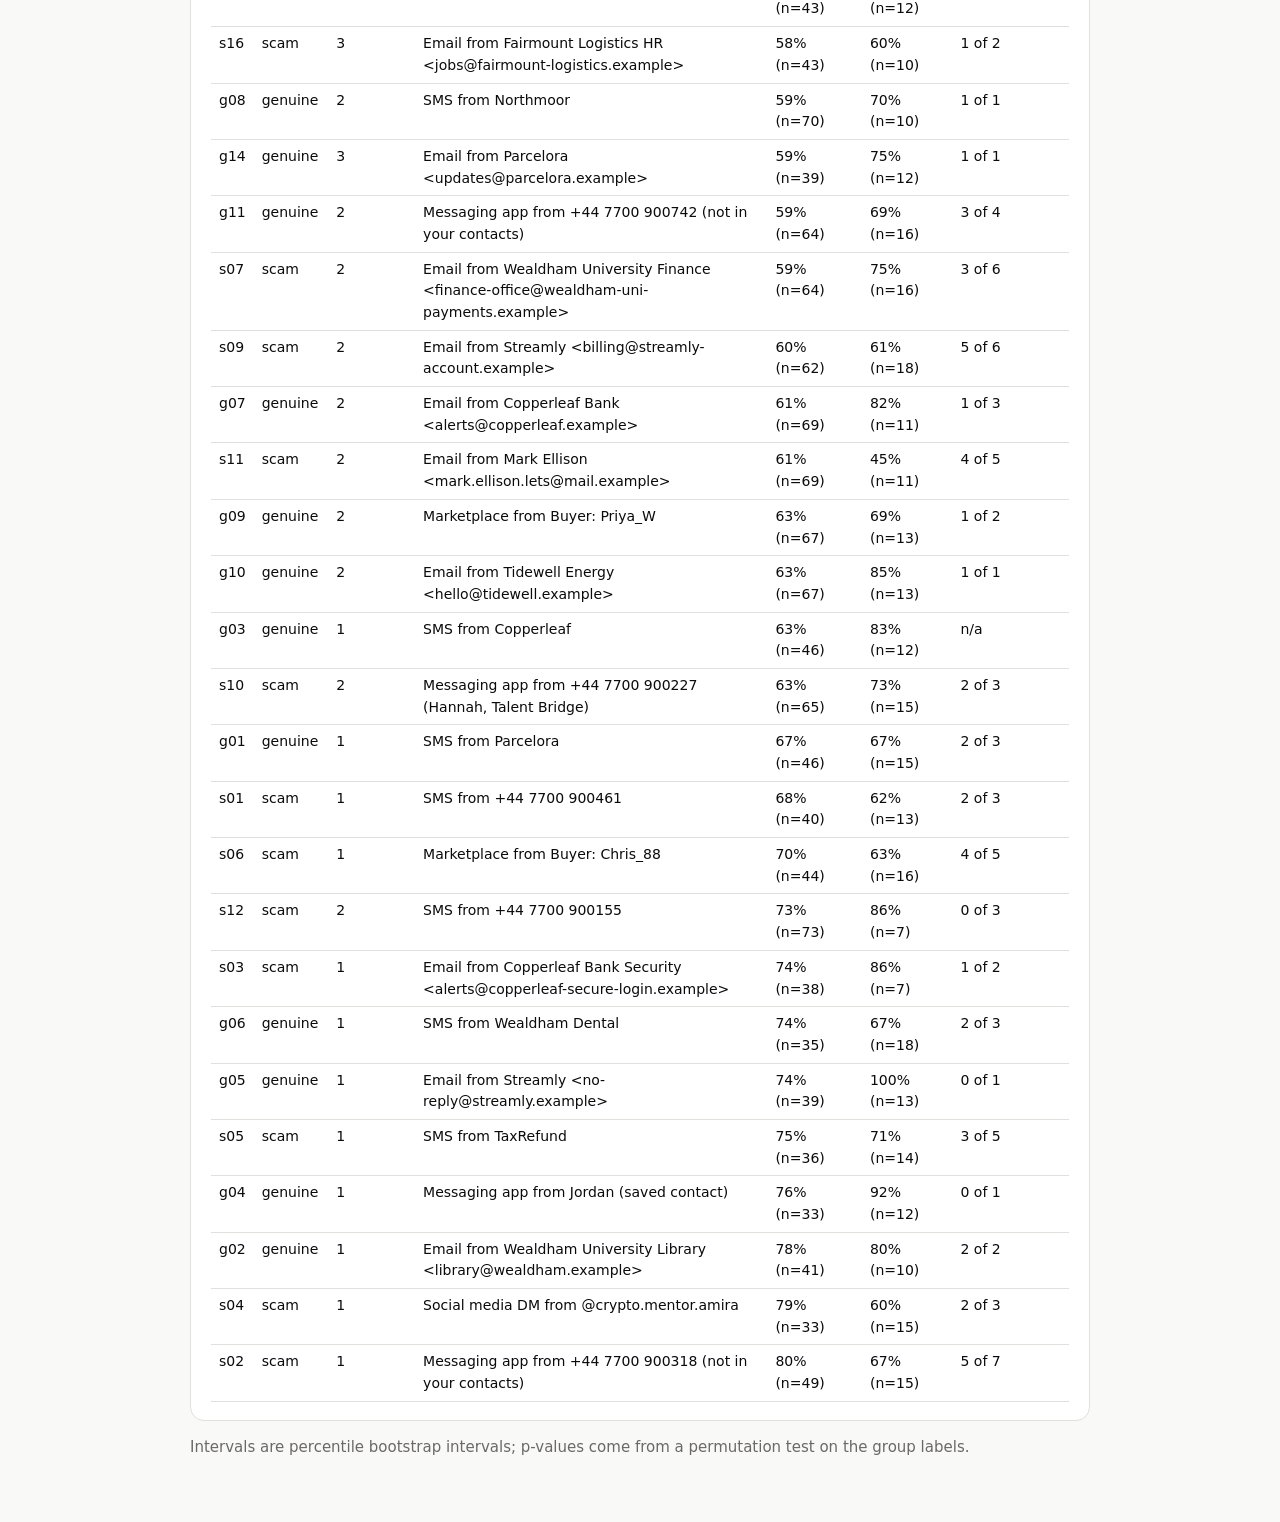
<file: examples/study-report.html>
<!doctype html>
<html lang="en-GB"><head><meta charset="utf-8"><meta name="viewport" content="width=device-width, initial-scale=1">
<title>Crutch check: study report</title>
<style>
body{margin:0;background:#f9f9f7;color:#0b0b0b;font:15px/1.55 system-ui,-apple-system,"Segoe UI",sans-serif}
main{max-width:900px;margin:0 auto;padding:24px 16px 48px}
h1{font-size:26px;margin:0 0 6px}h2{font-size:19px;margin:28px 0 10px}h3{font-size:16px;margin:18px 0 6px}
section{background:#fff;border:1px solid #e1e0d9;border-radius:14px;padding:18px 20px;margin-top:16px}
section>h2:first-child{margin-top:0}
table{border-collapse:collapse;width:100%;font-size:14px}th,td{text-align:left;padding:6px 8px;border-bottom:1px solid #e1e0d9;vertical-align:top}
th{color:#52514e;font-weight:600}td{font-variant-numeric:tabular-nums}
svg{width:100%;height:auto;max-width:600px;display:block;margin:8px 0}
.legend{display:flex;gap:16px;font-size:13px;color:#52514e}.legend i{display:inline-block;width:12px;height:12px;border-radius:50%;margin-right:6px;vertical-align:-1px}
.tiles{display:grid;grid-template-columns:repeat(auto-fit,minmax(170px,1fr));gap:10px}
.tile{border:1px solid #e1e0d9;border-radius:10px;padding:10px 12px}.tile span{display:block;font-size:13px;color:#52514e}.tile b{font-size:24px}
.muted{color:#6b6964}.cols{columns:2;font-size:14px}.wide{overflow-x:auto}
</style></head><body><main>
<h1>Crutch check: study report</h1>
<p class="muted">80 complete sessions: 40 with the checker, 40 without. Left out: 0 incomplete, 0 duplicate.</p>
<section><h2>Accuracy before, during and after</h2>
<div class="legend"><span><i style="background:#eb6834"></i>With the checker</span><span><i style="background:#2a78d6"></i>Without</span></div>
<svg viewBox="0 0 560 280" role="img" aria-labelledby="c1t"><title id="c1t">Share judged correctly in each round, by group</title><line x1="48" x2="410" y1="244.0" y2="244.0" stroke="#c3c2b7" stroke-width="1"/><text x="40" y="248.0" text-anchor="end" font-size="12" fill="#6b6964">0%</text><line x1="48" x2="410" y1="187.0" y2="187.0" stroke="#e1e0d9" stroke-width="1"/><text x="40" y="191.0" text-anchor="end" font-size="12" fill="#6b6964">25%</text><line x1="48" x2="410" y1="130.0" y2="130.0" stroke="#e1e0d9" stroke-width="1"/><text x="40" y="134.0" text-anchor="end" font-size="12" fill="#6b6964">50%</text><line x1="48" x2="410" y1="73.0" y2="73.0" stroke="#e1e0d9" stroke-width="1"/><text x="40" y="77.0" text-anchor="end" font-size="12" fill="#6b6964">75%</text><line x1="48" x2="410" y1="16.0" y2="16.0" stroke="#e1e0d9" stroke-width="1"/><text x="40" y="20.0" text-anchor="end" font-size="12" fill="#6b6964">100%</text><text x="48.0" y="268" text-anchor="middle" font-size="12" fill="#6b6964">Round 1 (before)</text><text x="229.0" y="268" text-anchor="middle" font-size="12" fill="#6b6964">Round 2</text><text x="410.0" y="268" text-anchor="middle" font-size="12" fill="#6b6964">Round 3 (after)</text><polyline points="48.0,107.2 229.0,87.7 410.0,103.6" fill="none" stroke="#eb6834" stroke-width="2"/><circle cx="48.0" cy="107.2" r="5" fill="#eb6834" stroke="#fff" stroke-width="2"><title>With the checker, round 1: 60%</title></circle><circle cx="229.0" cy="87.7" r="5" fill="#eb6834" stroke="#fff" stroke-width="2"><title>With the checker, round 2: 69%</title></circle><circle cx="410.0" cy="103.6" r="5" fill="#eb6834" stroke="#fff" stroke-width="2"><title>With the checker, round 3: 62%</title></circle><polyline points="48.0,107.2 229.0,102.0 410.0,104.3" fill="none" stroke="#2a78d6" stroke-width="2"/><circle cx="48.0" cy="107.2" r="5" fill="#2a78d6" stroke="#fff" stroke-width="2"><title>Without, round 1: 60%</title></circle><circle cx="229.0" cy="102.0" r="5" fill="#2a78d6" stroke="#fff" stroke-width="2"><title>Without, round 2: 62%</title></circle><circle cx="410.0" cy="104.3" r="5" fill="#2a78d6" stroke="#fff" stroke-width="2"><title>Without, round 3: 61%</title></circle><text x="422.0" y="100.0" font-size="13" fill="#0b0b0b">With the checker 62%</text><text x="422.0" y="116.0" font-size="13" fill="#0b0b0b">Without 61%</text></svg>
<table><tr><th>Share judged correctly</th><th>With the checker</th><th>Without</th></tr><tr><td>Round 1 (before)</td><td>60%</td><td>60%</td></tr><tr><td>Round 2</td><td>69%</td><td>62%</td></tr><tr><td>Round 3 (after)</td><td>62%</td><td>61%</td></tr><tr><td>Change, round 1 to round 3</td><td>+1.6 pts</td><td>+1.2 pts</td></tr><tr><td>Sensitivity d&#8242;, round 1 to round 3</td><td>0.49 to 0.58</td><td>0.47 to 0.52</td></tr><tr><td>Leaning c, round 1 to round 3 (above 0 is trusting)</td><td>-0.04 to -0.01</td><td>-0.05 to -0.02</td></tr></table>
<h3>Differences between the groups (with the checker minus without)</h3>
<div class="wide"><table><tr><th></th><th>Difference</th><th>95% interval</th><th>Permutation p</th><th>Hedges' g</th></tr>
<tr><td>While using it (round 2)</td><td>+6.2 pts</td><td>+0.6 pts to +11.9 pts</td><td>0.039</td><td>0.47</td></tr>
<tr><td>Afterwards (change from round 1 to 3)</td><td>+0.3 pts</td><td>-9.7 pts to +10.6 pts</td><td>1.000</td><td>0.01</td></tr></table></div>
<h3>Each person's change from round 1 to round 3</h3>
<p class="muted">Dots are people; the black line is the group average. Units are percentage points.</p>
<svg viewBox="0 0 560 240" role="img" aria-labelledby="c2t"><title id="c2t">Each person's change in accuracy from round 1 to round 3</title><line x1="140.0" x2="140.0" y1="12" y2="206" stroke="#e1e0d9" stroke-width="1"/><text x="140.0" y="228" text-anchor="middle" font-size="12" fill="#6b6964">-75</text><line x1="206.7" x2="206.7" y1="12" y2="206" stroke="#e1e0d9" stroke-width="1"/><text x="206.7" y="228" text-anchor="middle" font-size="12" fill="#6b6964">-50</text><line x1="273.3" x2="273.3" y1="12" y2="206" stroke="#e1e0d9" stroke-width="1"/><text x="273.3" y="228" text-anchor="middle" font-size="12" fill="#6b6964">-25</text><line x1="340.0" x2="340.0" y1="12" y2="206" stroke="#c3c2b7" stroke-width="1"/><text x="340.0" y="228" text-anchor="middle" font-size="12" fill="#6b6964">+0</text><line x1="406.7" x2="406.7" y1="12" y2="206" stroke="#e1e0d9" stroke-width="1"/><text x="406.7" y="228" text-anchor="middle" font-size="12" fill="#6b6964">+25</text><line x1="473.3" x2="473.3" y1="12" y2="206" stroke="#e1e0d9" stroke-width="1"/><text x="473.3" y="228" text-anchor="middle" font-size="12" fill="#6b6964">+50</text><line x1="540.0" x2="540.0" y1="12" y2="206" stroke="#e1e0d9" stroke-width="1"/><text x="540.0" y="228" text-anchor="middle" font-size="12" fill="#6b6964">+75</text><text x="128" y="64.5" text-anchor="end" font-size="13" fill="#0b0b0b">With the checker</text><circle cx="406.7" cy="45.2" r="4" fill="#eb6834" fill-opacity="0.45"/><circle cx="273.3" cy="63.1" r="4" fill="#eb6834" fill-opacity="0.45"/><circle cx="273.3" cy="52.9" r="4" fill="#eb6834" fill-opacity="0.45"/><circle cx="373.3" cy="66.5" r="4" fill="#eb6834" fill-opacity="0.45"/><circle cx="340.0" cy="67.8" r="4" fill="#eb6834" fill-opacity="0.45"/><circle cx="240.0" cy="35.2" r="4" fill="#eb6834" fill-opacity="0.45"/><circle cx="373.3" cy="32.2" r="4" fill="#eb6834" fill-opacity="0.45"/><circle cx="340.0" cy="80.1" r="4" fill="#eb6834" fill-opacity="0.45"/><circle cx="340.0" cy="46.5" r="4" fill="#eb6834" fill-opacity="0.45"/><circle cx="273.3" cy="45.0" r="4" fill="#eb6834" fill-opacity="0.45"/><circle cx="240.0" cy="89.3" r="4" fill="#eb6834" fill-opacity="0.45"/><circle cx="273.3" cy="58.8" r="4" fill="#eb6834" fill-opacity="0.45"/><circle cx="373.3" cy="80.1" r="4" fill="#eb6834" fill-opacity="0.45"/><circle cx="306.7" cy="59.1" r="4" fill="#eb6834" fill-opacity="0.45"/><circle cx="306.7" cy="68.6" r="4" fill="#eb6834" fill-opacity="0.45"/><circle cx="273.3" cy="40.2" r="4" fill="#eb6834" fill-opacity="0.45"/><circle cx="340.0" cy="68.3" r="4" fill="#eb6834" fill-opacity="0.45"/><circle cx="273.3" cy="81.9" r="4" fill="#eb6834" fill-opacity="0.45"/><circle cx="340.0" cy="61.8" r="4" fill="#eb6834" fill-opacity="0.45"/><circle cx="373.3" cy="74.5" r="4" fill="#eb6834" fill-opacity="0.45"/><circle cx="306.7" cy="70.5" r="4" fill="#eb6834" fill-opacity="0.45"/><circle cx="406.7" cy="35.1" r="4" fill="#eb6834" fill-opacity="0.45"/><circle cx="340.0" cy="75.5" r="4" fill="#eb6834" fill-opacity="0.45"/><circle cx="406.7" cy="65.8" r="4" fill="#eb6834" fill-opacity="0.45"/><circle cx="540.0" cy="48.9" r="4" fill="#eb6834" fill-opacity="0.45"/><circle cx="340.0" cy="33.2" r="4" fill="#eb6834" fill-opacity="0.45"/><circle cx="440.0" cy="81.8" r="4" fill="#eb6834" fill-opacity="0.45"/><circle cx="373.3" cy="58.9" r="4" fill="#eb6834" fill-opacity="0.45"/><circle cx="373.3" cy="73.2" r="4" fill="#eb6834" fill-opacity="0.45"/><circle cx="473.3" cy="82.5" r="4" fill="#eb6834" fill-opacity="0.45"/><circle cx="206.7" cy="73.0" r="4" fill="#eb6834" fill-opacity="0.45"/><circle cx="440.0" cy="85.0" r="4" fill="#eb6834" fill-opacity="0.45"/><circle cx="306.7" cy="54.4" r="4" fill="#eb6834" fill-opacity="0.45"/><circle cx="306.7" cy="78.0" r="4" fill="#eb6834" fill-opacity="0.45"/><circle cx="406.7" cy="57.3" r="4" fill="#eb6834" fill-opacity="0.45"/><circle cx="373.3" cy="85.9" r="4" fill="#eb6834" fill-opacity="0.45"/><circle cx="373.3" cy="82.6" r="4" fill="#eb6834" fill-opacity="0.45"/><circle cx="340.0" cy="37.1" r="4" fill="#eb6834" fill-opacity="0.45"/><circle cx="306.7" cy="39.3" r="4" fill="#eb6834" fill-opacity="0.45"/><circle cx="373.3" cy="44.0" r="4" fill="#eb6834" fill-opacity="0.45"/><line x1="344.2" x2="344.2" y1="23.6" y2="97.4" stroke="#0b0b0b" stroke-width="3"><title>With the checker: average change +1.6 pts</title></line><text x="128" y="161.5" text-anchor="end" font-size="13" fill="#0b0b0b">Without</text><circle cx="340.0" cy="184.6" r="4" fill="#2a78d6" fill-opacity="0.45"/><circle cx="340.0" cy="153.8" r="4" fill="#2a78d6" fill-opacity="0.45"/><circle cx="406.7" cy="164.9" r="4" fill="#2a78d6" fill-opacity="0.45"/><circle cx="440.0" cy="145.9" r="4" fill="#2a78d6" fill-opacity="0.45"/><circle cx="340.0" cy="157.9" r="4" fill="#2a78d6" fill-opacity="0.45"/><circle cx="373.3" cy="150.9" r="4" fill="#2a78d6" fill-opacity="0.45"/><circle cx="240.0" cy="148.8" r="4" fill="#2a78d6" fill-opacity="0.45"/><circle cx="340.0" cy="162.5" r="4" fill="#2a78d6" fill-opacity="0.45"/><circle cx="373.3" cy="162.4" r="4" fill="#2a78d6" fill-opacity="0.45"/><circle cx="373.3" cy="181.0" r="4" fill="#2a78d6" fill-opacity="0.45"/><circle cx="373.3" cy="168.1" r="4" fill="#2a78d6" fill-opacity="0.45"/><circle cx="306.7" cy="182.5" r="4" fill="#2a78d6" fill-opacity="0.45"/><circle cx="340.0" cy="178.2" r="4" fill="#2a78d6" fill-opacity="0.45"/><circle cx="340.0" cy="186.1" r="4" fill="#2a78d6" fill-opacity="0.45"/><circle cx="306.7" cy="167.5" r="4" fill="#2a78d6" fill-opacity="0.45"/><circle cx="273.3" cy="137.9" r="4" fill="#2a78d6" fill-opacity="0.45"/><circle cx="273.3" cy="178.5" r="4" fill="#2a78d6" fill-opacity="0.45"/><circle cx="273.3" cy="184.5" r="4" fill="#2a78d6" fill-opacity="0.45"/><circle cx="306.7" cy="181.1" r="4" fill="#2a78d6" fill-opacity="0.45"/><circle cx="306.7" cy="161.5" r="4" fill="#2a78d6" fill-opacity="0.45"/><circle cx="373.3" cy="169.9" r="4" fill="#2a78d6" fill-opacity="0.45"/><circle cx="373.3" cy="140.7" r="4" fill="#2a78d6" fill-opacity="0.45"/><circle cx="373.3" cy="176.8" r="4" fill="#2a78d6" fill-opacity="0.45"/><circle cx="306.7" cy="161.8" r="4" fill="#2a78d6" fill-opacity="0.45"/><circle cx="373.3" cy="145.0" r="4" fill="#2a78d6" fill-opacity="0.45"/><circle cx="406.7" cy="132.1" r="4" fill="#2a78d6" fill-opacity="0.45"/><circle cx="440.0" cy="178.1" r="4" fill="#2a78d6" fill-opacity="0.45"/><circle cx="373.3" cy="186.0" r="4" fill="#2a78d6" fill-opacity="0.45"/><circle cx="406.7" cy="133.6" r="4" fill="#2a78d6" fill-opacity="0.45"/><circle cx="340.0" cy="175.0" r="4" fill="#2a78d6" fill-opacity="0.45"/><circle cx="506.7" cy="152.3" r="4" fill="#2a78d6" fill-opacity="0.45"/><circle cx="273.3" cy="137.2" r="4" fill="#2a78d6" fill-opacity="0.45"/><circle cx="306.7" cy="145.5" r="4" fill="#2a78d6" fill-opacity="0.45"/><circle cx="306.7" cy="173.1" r="4" fill="#2a78d6" fill-opacity="0.45"/><circle cx="273.3" cy="179.2" r="4" fill="#2a78d6" fill-opacity="0.45"/><circle cx="173.3" cy="131.0" r="4" fill="#2a78d6" fill-opacity="0.45"/><circle cx="406.7" cy="164.2" r="4" fill="#2a78d6" fill-opacity="0.45"/><circle cx="406.7" cy="131.0" r="4" fill="#2a78d6" fill-opacity="0.45"/><circle cx="306.7" cy="170.2" r="4" fill="#2a78d6" fill-opacity="0.45"/><circle cx="340.0" cy="147.7" r="4" fill="#2a78d6" fill-opacity="0.45"/><line x1="343.3" x2="343.3" y1="120.6" y2="194.4" stroke="#0b0b0b" stroke-width="3"><title>Without: average change +1.2 pts</title></line></svg>
</section>
<section><h2>How the checker group used it</h2>
<div class="tiles">
<div class="tile"><span>Took good advice when they were wrong</span><b>45%</b></div>
<div class="tile"><span>Held firm when the checker was wrong</span><b>65%</b></div>
<div class="tile"><span>Followed the checker when it was wrong</span><b>67%</b></div>
<div class="tile"><span>Beat the checker on its own</span><b>7 of 40</b></div>
</div>
<p>Accuracy in round 2: first answers 59%, the checker alone 75%, final answers 69%.</p>
<ul class="cols"><li>Well calibrated: 15</li><li>Leaning on the checker: 4</li><li>Going it alone: 18</li><li>Swayed the wrong way: 2</li><li>Too few disagreements to tell: 1</li></ul>
<h3>What if everyone had used one simple rule?</h3>
<p class="muted">Average accuracy on the round 2 messages under each rule, worked out from people's own first answers and the checker's advice.</p>
<table><tr><th>Rule</th><th>Average accuracy</th></tr><tr><td>Your final answers</td><td>69%</td></tr><tr><td>Never use the checker (your first answers)</td><td>59%</td></tr><tr><td>Always follow the checker</td><td>75%</td></tr><tr><td>Follow it only when it is at least 90% sure</td><td>70%</td></tr><tr><td>Follow it only when you said &quot;probably&quot;</td><td>73%</td></tr></table>
<h3>Reliance and learning</h3><p>Correlation between how often people switched to the checker and their change from round 1 to round 3: <strong>r = -0.05</strong> (n = 40).</p><svg viewBox="0 0 560 280" role="img" aria-labelledby="c3t"><title id="c3t">How often each person switched to the checker, against their change in accuracy</title><line x1="52" x2="544" y1="240.0" y2="240.0" stroke="#e1e0d9"/><text x="44" y="244.0" text-anchor="end" font-size="12" fill="#6b6964">-75</text><line x1="52" x2="544" y1="202.3" y2="202.3" stroke="#e1e0d9"/><text x="44" y="206.3" text-anchor="end" font-size="12" fill="#6b6964">-50</text><line x1="52" x2="544" y1="164.7" y2="164.7" stroke="#e1e0d9"/><text x="44" y="168.7" text-anchor="end" font-size="12" fill="#6b6964">-25</text><line x1="52" x2="544" y1="127.0" y2="127.0" stroke="#c3c2b7"/><text x="44" y="131.0" text-anchor="end" font-size="12" fill="#6b6964">+0</text><line x1="52" x2="544" y1="89.3" y2="89.3" stroke="#e1e0d9"/><text x="44" y="93.3" text-anchor="end" font-size="12" fill="#6b6964">+25</text><line x1="52" x2="544" y1="51.7" y2="51.7" stroke="#e1e0d9"/><text x="44" y="55.7" text-anchor="end" font-size="12" fill="#6b6964">+50</text><line x1="52" x2="544" y1="14.0" y2="14.0" stroke="#e1e0d9"/><text x="44" y="18.0" text-anchor="end" font-size="12" fill="#6b6964">+75</text><text x="52.0" y="258" text-anchor="middle" font-size="12" fill="#6b6964">0%</text><text x="175.0" y="258" text-anchor="middle" font-size="12" fill="#6b6964">25%</text><text x="298.0" y="258" text-anchor="middle" font-size="12" fill="#6b6964">50%</text><text x="421.0" y="258" text-anchor="middle" font-size="12" fill="#6b6964">75%</text><text x="544.0" y="258" text-anchor="middle" font-size="12" fill="#6b6964">100%</text><text x="298.0" y="276" text-anchor="middle" font-size="12" fill="#6b6964">Share of disagreements where they switched to the checker</text><circle cx="544.0" cy="89.3" r="5" fill="#eb6834" fill-opacity="0.6" stroke="#fff" stroke-width="1"><title>Switched on 100% of disagreements, change +25.0 pts</title></circle><circle cx="298.0" cy="164.7" r="5" fill="#eb6834" fill-opacity="0.6" stroke="#fff" stroke-width="1"><title>Switched on 50% of disagreements, change -25.0 pts</title></circle><circle cx="216.0" cy="164.7" r="5" fill="#eb6834" fill-opacity="0.6" stroke="#fff" stroke-width="1"><title>Switched on 33% of disagreements, change -25.0 pts</title></circle><circle cx="52.0" cy="108.2" r="5" fill="#eb6834" fill-opacity="0.6" stroke="#fff" stroke-width="1"><title>Switched on 0% of disagreements, change +12.5 pts</title></circle><circle cx="298.0" cy="127.0" r="5" fill="#eb6834" fill-opacity="0.6" stroke="#fff" stroke-width="1"><title>Switched on 50% of disagreements, change +0.0 pts</title></circle><circle cx="216.0" cy="183.5" r="5" fill="#eb6834" fill-opacity="0.6" stroke="#fff" stroke-width="1"><title>Switched on 33% of disagreements, change -37.5 pts</title></circle><circle cx="175.0" cy="108.2" r="5" fill="#eb6834" fill-opacity="0.6" stroke="#fff" stroke-width="1"><title>Switched on 25% of disagreements, change +12.5 pts</title></circle><circle cx="347.2" cy="127.0" r="5" fill="#eb6834" fill-opacity="0.6" stroke="#fff" stroke-width="1"><title>Switched on 60% of disagreements, change +0.0 pts</title></circle><circle cx="445.6" cy="127.0" r="5" fill="#eb6834" fill-opacity="0.6" stroke="#fff" stroke-width="1"><title>Switched on 80% of disagreements, change +0.0 pts</title></circle><circle cx="298.0" cy="164.7" r="5" fill="#eb6834" fill-opacity="0.6" stroke="#fff" stroke-width="1"><title>Switched on 50% of disagreements, change -25.0 pts</title></circle><circle cx="52.0" cy="183.5" r="5" fill="#eb6834" fill-opacity="0.6" stroke="#fff" stroke-width="1"><title>Switched on 0% of disagreements, change -37.5 pts</title></circle><circle cx="421.0" cy="164.7" r="5" fill="#eb6834" fill-opacity="0.6" stroke="#fff" stroke-width="1"><title>Switched on 75% of disagreements, change -25.0 pts</title></circle><circle cx="445.6" cy="108.2" r="5" fill="#eb6834" fill-opacity="0.6" stroke="#fff" stroke-width="1"><title>Switched on 80% of disagreements, change +12.5 pts</title></circle><circle cx="298.0" cy="145.8" r="5" fill="#eb6834" fill-opacity="0.6" stroke="#fff" stroke-width="1"><title>Switched on 50% of disagreements, change -12.5 pts</title></circle><circle cx="150.4" cy="145.8" r="5" fill="#eb6834" fill-opacity="0.6" stroke="#fff" stroke-width="1"><title>Switched on 20% of disagreements, change -12.5 pts</title></circle><circle cx="347.2" cy="164.7" r="5" fill="#eb6834" fill-opacity="0.6" stroke="#fff" stroke-width="1"><title>Switched on 60% of disagreements, change -25.0 pts</title></circle><circle cx="298.0" cy="127.0" r="5" fill="#eb6834" fill-opacity="0.6" stroke="#fff" stroke-width="1"><title>Switched on 50% of disagreements, change +0.0 pts</title></circle><circle cx="175.0" cy="164.7" r="5" fill="#eb6834" fill-opacity="0.6" stroke="#fff" stroke-width="1"><title>Switched on 25% of disagreements, change -25.0 pts</title></circle><circle cx="544.0" cy="127.0" r="5" fill="#eb6834" fill-opacity="0.6" stroke="#fff" stroke-width="1"><title>Switched on 100% of disagreements, change +0.0 pts</title></circle><circle cx="421.0" cy="108.2" r="5" fill="#eb6834" fill-opacity="0.6" stroke="#fff" stroke-width="1"><title>Switched on 75% of disagreements, change +12.5 pts</title></circle><circle cx="421.0" cy="145.8" r="5" fill="#eb6834" fill-opacity="0.6" stroke="#fff" stroke-width="1"><title>Switched on 75% of disagreements, change -12.5 pts</title></circle><circle cx="298.0" cy="89.3" r="5" fill="#eb6834" fill-opacity="0.6" stroke="#fff" stroke-width="1"><title>Switched on 50% of disagreements, change +25.0 pts</title></circle><circle cx="52.0" cy="127.0" r="5" fill="#eb6834" fill-opacity="0.6" stroke="#fff" stroke-width="1"><title>Switched on 0% of disagreements, change +0.0 pts</title></circle><circle cx="192.6" cy="89.3" r="5" fill="#eb6834" fill-opacity="0.6" stroke="#fff" stroke-width="1"><title>Switched on 29% of disagreements, change +25.0 pts</title></circle><circle cx="347.2" cy="14.0" r="5" fill="#eb6834" fill-opacity="0.6" stroke="#fff" stroke-width="1"><title>Switched on 60% of disagreements, change +75.0 pts</title></circle><circle cx="52.0" cy="127.0" r="5" fill="#eb6834" fill-opacity="0.6" stroke="#fff" stroke-width="1"><title>Switched on 0% of disagreements, change +0.0 pts</title></circle><circle cx="192.6" cy="70.5" r="5" fill="#eb6834" fill-opacity="0.6" stroke="#fff" stroke-width="1"><title>Switched on 29% of disagreements, change +37.5 pts</title></circle><circle cx="52.0" cy="108.2" r="5" fill="#eb6834" fill-opacity="0.6" stroke="#fff" stroke-width="1"><title>Switched on 0% of disagreements, change +12.5 pts</title></circle><circle cx="192.6" cy="108.2" r="5" fill="#eb6834" fill-opacity="0.6" stroke="#fff" stroke-width="1"><title>Switched on 29% of disagreements, change +12.5 pts</title></circle><circle cx="52.0" cy="51.7" r="5" fill="#eb6834" fill-opacity="0.6" stroke="#fff" stroke-width="1"><title>Switched on 0% of disagreements, change +50.0 pts</title></circle><circle cx="298.0" cy="202.3" r="5" fill="#eb6834" fill-opacity="0.6" stroke="#fff" stroke-width="1"><title>Switched on 50% of disagreements, change -50.0 pts</title></circle><circle cx="445.6" cy="70.5" r="5" fill="#eb6834" fill-opacity="0.6" stroke="#fff" stroke-width="1"><title>Switched on 80% of disagreements, change +37.5 pts</title></circle><circle cx="544.0" cy="145.8" r="5" fill="#eb6834" fill-opacity="0.6" stroke="#fff" stroke-width="1"><title>Switched on 100% of disagreements, change -12.5 pts</title></circle><circle cx="380.0" cy="145.8" r="5" fill="#eb6834" fill-opacity="0.6" stroke="#fff" stroke-width="1"><title>Switched on 67% of disagreements, change -12.5 pts</title></circle><circle cx="150.4" cy="89.3" r="5" fill="#eb6834" fill-opacity="0.6" stroke="#fff" stroke-width="1"><title>Switched on 20% of disagreements, change +25.0 pts</title></circle><circle cx="52.0" cy="108.2" r="5" fill="#eb6834" fill-opacity="0.6" stroke="#fff" stroke-width="1"><title>Switched on 0% of disagreements, change +12.5 pts</title></circle><circle cx="262.9" cy="108.2" r="5" fill="#eb6834" fill-opacity="0.6" stroke="#fff" stroke-width="1"><title>Switched on 43% of disagreements, change +12.5 pts</title></circle><circle cx="298.0" cy="127.0" r="5" fill="#eb6834" fill-opacity="0.6" stroke="#fff" stroke-width="1"><title>Switched on 50% of disagreements, change +0.0 pts</title></circle><circle cx="248.8" cy="145.8" r="5" fill="#eb6834" fill-opacity="0.6" stroke="#fff" stroke-width="1"><title>Switched on 40% of disagreements, change -12.5 pts</title></circle><circle cx="134.0" cy="108.2" r="5" fill="#eb6834" fill-opacity="0.6" stroke="#fff" stroke-width="1"><title>Switched on 17% of disagreements, change +12.5 pts</title></circle></svg></section>
<section><h2>Message by message</h2><p class="muted">Sorted from hardest to easiest without the checker.</p>
<div class="wide"><table><tr><th>ID</th><th>Answer</th><th>Difficulty</th><th>Message</th><th>Right without checker</th><th>Right with checker</th><th>Followed the checker when wrong</th></tr><tr><td>g18</td><td>genuine</td><td>3</td><td>Email from Northwind Outfitters &lt;orders@northwind-outfitters.example&gt;</td><td>39% (n=46)</td><td>64% (n=11)</td><td>2 of 3</td></tr><tr><td>s18</td><td>scam</td><td>3</td><td>Voicemail from 020 7946 0127</td><td>42% (n=38)</td><td>50% (n=14)</td><td>3 of 3</td></tr><tr><td>g15</td><td>genuine</td><td>3</td><td>Messaging app from Dad (saved contact)</td><td>44% (n=34)</td><td>53% (n=19)</td><td>3 of 4</td></tr><tr><td>s15</td><td>scam</td><td>3</td><td>Messaging app from Ella (flatmate, saved contact)</td><td>46% (n=39)</td><td>38% (n=16)</td><td>9 of 9</td></tr><tr><td>g16</td><td>genuine</td><td>3</td><td>Email from Wealdham IT Services &lt;it-services@wealdham.example&gt;</td><td>46% (n=41)</td><td>87% (n=15)</td><td>1 of 3</td></tr><tr><td>s08</td><td>scam</td><td>2</td><td>SMS from Copperleaf</td><td>51% (n=67)</td><td>62% (n=13)</td><td>4 of 5</td></tr><tr><td>g12</td><td>genuine</td><td>2</td><td>Email from Wealdham Careers &lt;careers@wealdham.example&gt;</td><td>52% (n=63)</td><td>82% (n=17)</td><td>2 of 4</td></tr><tr><td>s13</td><td>scam</td><td>3</td><td>Email from Mike Okafor &lt;mike.okafor.property@mail.example&gt;</td><td>53% (n=34)</td><td>59% (n=17)</td><td>2 of 3</td></tr><tr><td>s14</td><td>scam</td><td>3</td><td>SMS from Parcelora</td><td>53% (n=43)</td><td>64% (n=11)</td><td>4 of 5</td></tr><tr><td>g13</td><td>genuine</td><td>3</td><td>SMS from Copperleaf</td><td>55% (n=42)</td><td>70% (n=10)</td><td>1 of 2</td></tr><tr><td>g17</td><td>genuine</td><td>3</td><td>Email from Wealdham Students&#x27; Union &lt;events@wealdhamsu.example&gt;</td><td>55% (n=38)</td><td>62% (n=13)</td><td>2 of 2</td></tr><tr><td>s17</td><td>scam</td><td>3</td><td>Social media DM from @Copperleaf_Help_Desk</td><td>56% (n=43)</td><td>67% (n=12)</td><td>1 of 5</td></tr><tr><td>s16</td><td>scam</td><td>3</td><td>Email from Fairmount Logistics HR &lt;jobs@fairmount-logistics.example&gt;</td><td>58% (n=43)</td><td>60% (n=10)</td><td>1 of 2</td></tr><tr><td>g08</td><td>genuine</td><td>2</td><td>SMS from Northmoor</td><td>59% (n=70)</td><td>70% (n=10)</td><td>1 of 1</td></tr><tr><td>g14</td><td>genuine</td><td>3</td><td>Email from Parcelora &lt;updates@parcelora.example&gt;</td><td>59% (n=39)</td><td>75% (n=12)</td><td>1 of 1</td></tr><tr><td>g11</td><td>genuine</td><td>2</td><td>Messaging app from +44 7700 900742 (not in your contacts)</td><td>59% (n=64)</td><td>69% (n=16)</td><td>3 of 4</td></tr><tr><td>s07</td><td>scam</td><td>2</td><td>Email from Wealdham University Finance &lt;finance-office@wealdham-uni-payments.example&gt;</td><td>59% (n=64)</td><td>75% (n=16)</td><td>3 of 6</td></tr><tr><td>s09</td><td>scam</td><td>2</td><td>Email from Streamly &lt;billing@streamly-account.example&gt;</td><td>60% (n=62)</td><td>61% (n=18)</td><td>5 of 6</td></tr><tr><td>g07</td><td>genuine</td><td>2</td><td>Email from Copperleaf Bank &lt;alerts@copperleaf.example&gt;</td><td>61% (n=69)</td><td>82% (n=11)</td><td>1 of 3</td></tr><tr><td>s11</td><td>scam</td><td>2</td><td>Email from Mark Ellison &lt;mark.ellison.lets@mail.example&gt;</td><td>61% (n=69)</td><td>45% (n=11)</td><td>4 of 5</td></tr><tr><td>g09</td><td>genuine</td><td>2</td><td>Marketplace from Buyer: Priya_W</td><td>63% (n=67)</td><td>69% (n=13)</td><td>1 of 2</td></tr><tr><td>g10</td><td>genuine</td><td>2</td><td>Email from Tidewell Energy &lt;hello@tidewell.example&gt;</td><td>63% (n=67)</td><td>85% (n=13)</td><td>1 of 1</td></tr><tr><td>g03</td><td>genuine</td><td>1</td><td>SMS from Copperleaf</td><td>63% (n=46)</td><td>83% (n=12)</td><td>n/a</td></tr><tr><td>s10</td><td>scam</td><td>2</td><td>Messaging app from +44 7700 900227 (Hannah, Talent Bridge)</td><td>63% (n=65)</td><td>73% (n=15)</td><td>2 of 3</td></tr><tr><td>g01</td><td>genuine</td><td>1</td><td>SMS from Parcelora</td><td>67% (n=46)</td><td>67% (n=15)</td><td>2 of 3</td></tr><tr><td>s01</td><td>scam</td><td>1</td><td>SMS from +44 7700 900461</td><td>68% (n=40)</td><td>62% (n=13)</td><td>2 of 3</td></tr><tr><td>s06</td><td>scam</td><td>1</td><td>Marketplace from Buyer: Chris_88</td><td>70% (n=44)</td><td>63% (n=16)</td><td>4 of 5</td></tr><tr><td>s12</td><td>scam</td><td>2</td><td>SMS from +44 7700 900155</td><td>73% (n=73)</td><td>86% (n=7)</td><td>0 of 3</td></tr><tr><td>s03</td><td>scam</td><td>1</td><td>Email from Copperleaf Bank Security &lt;alerts@copperleaf-secure-login.example&gt;</td><td>74% (n=38)</td><td>86% (n=7)</td><td>1 of 2</td></tr><tr><td>g06</td><td>genuine</td><td>1</td><td>SMS from Wealdham Dental</td><td>74% (n=35)</td><td>67% (n=18)</td><td>2 of 3</td></tr><tr><td>g05</td><td>genuine</td><td>1</td><td>Email from Streamly &lt;no-reply@streamly.example&gt;</td><td>74% (n=39)</td><td>100% (n=13)</td><td>0 of 1</td></tr><tr><td>s05</td><td>scam</td><td>1</td><td>SMS from TaxRefund</td><td>75% (n=36)</td><td>71% (n=14)</td><td>3 of 5</td></tr><tr><td>g04</td><td>genuine</td><td>1</td><td>Messaging app from Jordan (saved contact)</td><td>76% (n=33)</td><td>92% (n=12)</td><td>0 of 1</td></tr><tr><td>g02</td><td>genuine</td><td>1</td><td>Email from Wealdham University Library &lt;library@wealdham.example&gt;</td><td>78% (n=41)</td><td>80% (n=10)</td><td>2 of 2</td></tr><tr><td>s04</td><td>scam</td><td>1</td><td>Social media DM from @crypto.mentor.amira</td><td>79% (n=33)</td><td>60% (n=15)</td><td>2 of 3</td></tr><tr><td>s02</td><td>scam</td><td>1</td><td>Messaging app from +44 7700 900318 (not in your contacts)</td><td>80% (n=49)</td><td>67% (n=15)</td><td>5 of 7</td></tr></table></div>
</section>
<p class="muted">Intervals are percentile bootstrap intervals; p-values come from a permutation test on the group labels.</p>
</main></body></html>
</file>
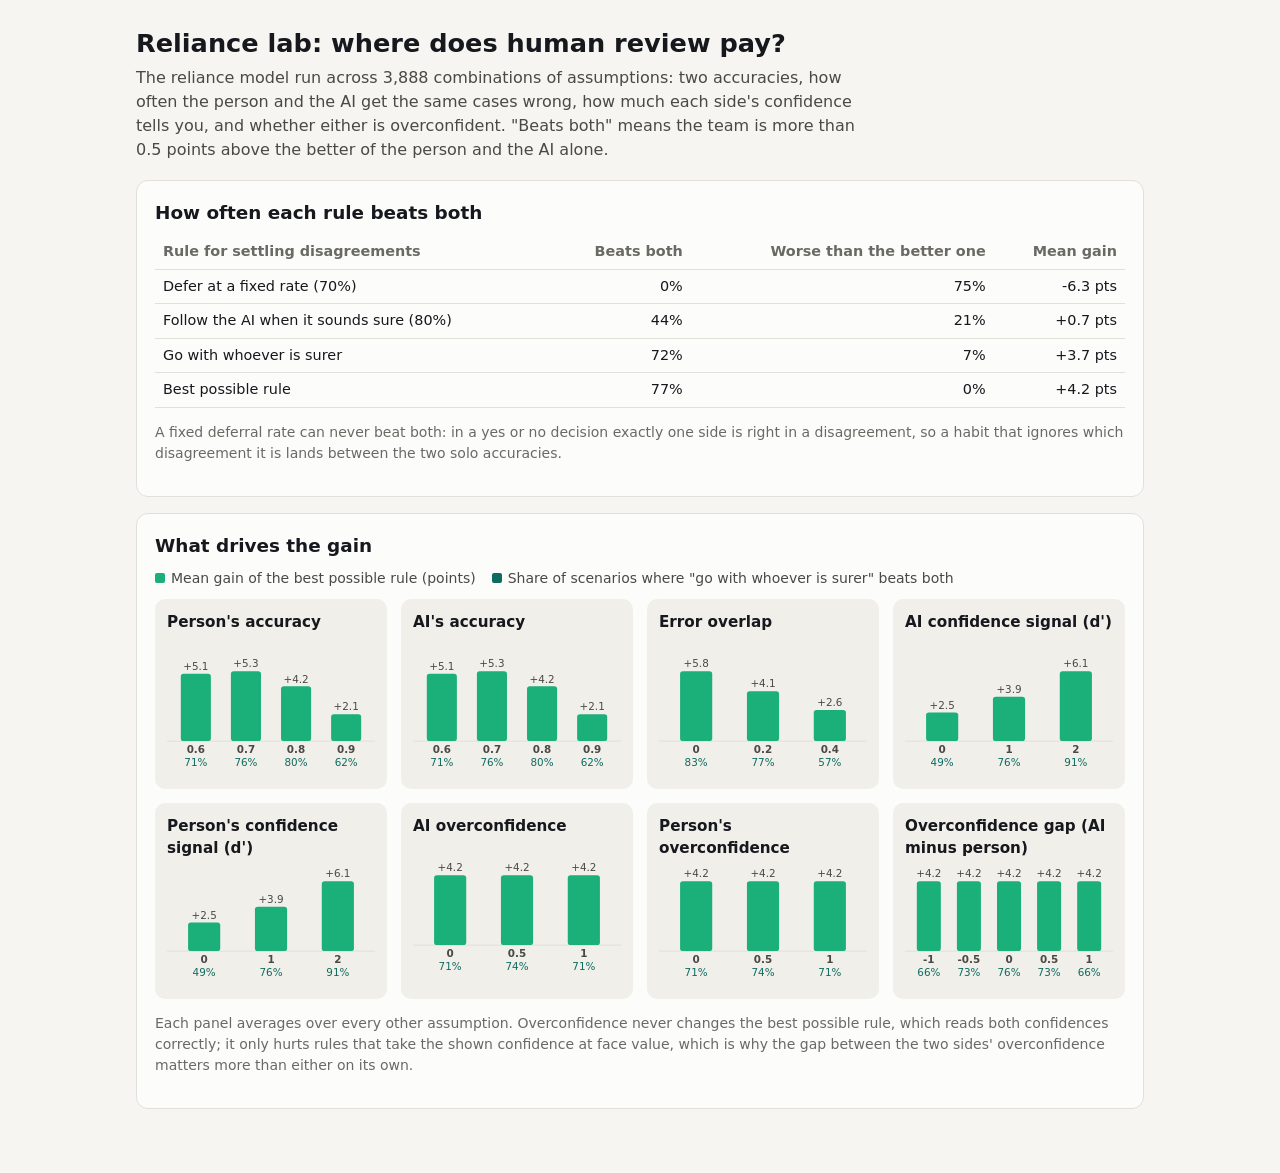
<file: examples/sweep-report.html>
<!DOCTYPE html>
<html lang="en-GB"><head><meta charset="utf-8"><meta name="viewport" content="width=device-width, initial-scale=1">
<title>Reliance lab: where does human review pay?</title><style>
:root { color-scheme: light; --bg:#f6f5f1; --surface:#fcfcfb; --surface-2:#f0efea; --ink:#16181d; --ink-2:#4a4945;
  --muted:#6b6963; --line:#e1e0d9; --bar:#1baf7a; --bar-2:#0d6b60; }
@media (prefers-color-scheme: dark) { :root { color-scheme: dark; --bg:#111110; --surface:#1a1a19; --surface-2:#232321;
  --ink:#f0efec; --ink-2:#c9c8c0; --muted:#a3a29a; --line:#2f2f2c; --bar:#199e70; --bar-2:#3fb8a5; } }
* { box-sizing: border-box; }
body { margin:0; background:var(--bg); color:var(--ink); font:16px/1.5 system-ui,-apple-system,"Segoe UI",sans-serif; }
main { max-width: 1040px; margin: 0 auto; padding: 24px 16px 48px; }
h1 { font-size: 1.6rem; margin: 0 0 4px; } h2 { font-size: 1.15rem; margin: 0 0 8px; } h3 { font-size: .95rem; margin: 0 0 6px; min-height: 2.6em; }
.lede { color: var(--ink-2); margin: 0 0 18px; max-width: 72ch; }
.card { background:var(--surface); border:1px solid var(--line); border-radius:12px; padding:18px; margin-bottom:16px; }
.wrap { overflow-x:auto; }
table { border-collapse:collapse; width:100%; font-size:.9rem; font-variant-numeric:tabular-nums; }
th, td { padding:6px 8px; border-bottom:1px solid var(--line); text-align:right; white-space:nowrap; }
th:first-child, td:first-child { text-align:left; white-space:normal; }
thead th { color:var(--muted); }
.grid { display:grid; grid-template-columns:repeat(auto-fill, minmax(230px, 1fr)); gap:14px; }
.mini { background:var(--surface-2); border-radius:10px; padding:12px; }
svg text { fill: var(--ink-2); font: 11px system-ui,-apple-system,"Segoe UI",sans-serif; }
.note { color: var(--muted); font-size: .875rem; }
.legend { display:flex; gap:16px; flex-wrap:wrap; font-size:.875rem; color:var(--ink-2); margin-bottom:10px; }
.legend i { display:inline-block; width:10px; height:10px; border-radius:2px; margin-right:6px; }
</style></head>
<body><main>
<h1>Reliance lab: where does human review pay?</h1>
<p class="lede">The reliance model run across 3,888 combinations of assumptions: two accuracies, how often
the person and the AI get the same cases wrong, how much each side's confidence tells you, and whether either is
overconfident. "Beats both" means the team is more than 0.5 points above the better of the person and the AI alone.</p>
<div class="card"><h2>How often each rule beats both</h2><div class="wrap"><table>
<thead><tr><th>Rule for settling disagreements</th><th>Beats both</th><th>Worse than the better one</th><th>Mean gain</th></tr></thead>
<tbody><tr><td>Defer at a fixed rate (70%)</td><td>0%</td><td>75%</td><td>-6.3 pts</td></tr><tr><td>Follow the AI when it sounds sure (80%)</td><td>44%</td><td>21%</td><td>+0.7 pts</td></tr><tr><td>Go with whoever is surer</td><td>72%</td><td>7%</td><td>+3.7 pts</td></tr><tr><td>Best possible rule</td><td>77%</td><td>0%</td><td>+4.2 pts</td></tr></tbody></table></div>
<p class="note">A fixed deferral rate can never beat both: in a yes or no decision exactly one side is right in a
disagreement, so a habit that ignores which disagreement it is lands between the two solo accuracies.</p></div>
<div class="card"><h2>What drives the gain</h2>
<div class="legend"><span><i style="background:var(--bar)"></i>Mean gain of the best possible rule (points)</span>
<span><i style="background:var(--bar-2)"></i>Share of scenarios where "go with whoever is surer" beats both</span></div>
<div class="grid"><div class="mini"><h3>Person&#x27;s accuracy</h3><svg viewBox="0 0 220 120" width="100%" role="img" aria-label="level 0.6: best rule gains 5.1 points, whoever is surer beats both in 71%; level 0.7: best rule gains 5.3 points, whoever is surer beats both in 76%; level 0.8: best rule gains 4.2 points, whoever is surer beats both in 80%; level 0.9: best rule gains 2.1 points, whoever is surer beats both in 62%"><line x1="0" x2="220" y1="90" y2="90" stroke="var(--line)"/><rect x="14.6" y="18.9" width="31.8" height="71.1" rx="3" fill="var(--bar)"/><text x="30.5" y="14.9" text-anchor="middle">+5.1</text><text x="30.5" y="103" text-anchor="middle" style="font-weight:600">0.6</text><text x="30.5" y="116" text-anchor="middle" style="fill:var(--bar-2)">71%</text><rect x="67.6" y="16.0" width="31.8" height="74.0" rx="3" fill="var(--bar)"/><text x="83.5" y="12.0" text-anchor="middle">+5.3</text><text x="83.5" y="103" text-anchor="middle" style="font-weight:600">0.7</text><text x="83.5" y="116" text-anchor="middle" style="fill:var(--bar-2)">76%</text><rect x="120.6" y="32.1" width="31.8" height="57.9" rx="3" fill="var(--bar)"/><text x="136.5" y="28.1" text-anchor="middle">+4.2</text><text x="136.5" y="103" text-anchor="middle" style="font-weight:600">0.8</text><text x="136.5" y="116" text-anchor="middle" style="fill:var(--bar-2)">80%</text><rect x="173.6" y="61.5" width="31.8" height="28.5" rx="3" fill="var(--bar)"/><text x="189.5" y="57.5" text-anchor="middle">+2.1</text><text x="189.5" y="103" text-anchor="middle" style="font-weight:600">0.9</text><text x="189.5" y="116" text-anchor="middle" style="fill:var(--bar-2)">62%</text></svg></div><div class="mini"><h3>AI&#x27;s accuracy</h3><svg viewBox="0 0 220 120" width="100%" role="img" aria-label="level 0.6: best rule gains 5.1 points, whoever is surer beats both in 71%; level 0.7: best rule gains 5.3 points, whoever is surer beats both in 76%; level 0.8: best rule gains 4.2 points, whoever is surer beats both in 80%; level 0.9: best rule gains 2.1 points, whoever is surer beats both in 62%"><line x1="0" x2="220" y1="90" y2="90" stroke="var(--line)"/><rect x="14.6" y="18.9" width="31.8" height="71.1" rx="3" fill="var(--bar)"/><text x="30.5" y="14.9" text-anchor="middle">+5.1</text><text x="30.5" y="103" text-anchor="middle" style="font-weight:600">0.6</text><text x="30.5" y="116" text-anchor="middle" style="fill:var(--bar-2)">71%</text><rect x="67.6" y="16.0" width="31.8" height="74.0" rx="3" fill="var(--bar)"/><text x="83.5" y="12.0" text-anchor="middle">+5.3</text><text x="83.5" y="103" text-anchor="middle" style="font-weight:600">0.7</text><text x="83.5" y="116" text-anchor="middle" style="fill:var(--bar-2)">76%</text><rect x="120.6" y="32.1" width="31.8" height="57.9" rx="3" fill="var(--bar)"/><text x="136.5" y="28.1" text-anchor="middle">+4.2</text><text x="136.5" y="103" text-anchor="middle" style="font-weight:600">0.8</text><text x="136.5" y="116" text-anchor="middle" style="fill:var(--bar-2)">80%</text><rect x="173.6" y="61.5" width="31.8" height="28.5" rx="3" fill="var(--bar)"/><text x="189.5" y="57.5" text-anchor="middle">+2.1</text><text x="189.5" y="103" text-anchor="middle" style="font-weight:600">0.9</text><text x="189.5" y="116" text-anchor="middle" style="fill:var(--bar-2)">62%</text></svg></div><div class="mini"><h3>Error overlap</h3><svg viewBox="0 0 220 120" width="100%" role="img" aria-label="level 0: best rule gains 5.8 points, whoever is surer beats both in 83%; level 0.2: best rule gains 4.1 points, whoever is surer beats both in 77%; level 0.4: best rule gains 2.6 points, whoever is surer beats both in 57%"><line x1="0" x2="220" y1="90" y2="90" stroke="var(--line)"/><rect x="22.3" y="16.0" width="34.0" height="74.0" rx="3" fill="var(--bar)"/><text x="39.3" y="12.0" text-anchor="middle">+5.8</text><text x="39.3" y="103" text-anchor="middle" style="font-weight:600">0</text><text x="39.3" y="116" text-anchor="middle" style="fill:var(--bar-2)">83%</text><rect x="93.0" y="37.3" width="34.0" height="52.7" rx="3" fill="var(--bar)"/><text x="110.0" y="33.3" text-anchor="middle">+4.1</text><text x="110.0" y="103" text-anchor="middle" style="font-weight:600">0.2</text><text x="110.0" y="116" text-anchor="middle" style="fill:var(--bar-2)">77%</text><rect x="163.7" y="57.1" width="34.0" height="32.9" rx="3" fill="var(--bar)"/><text x="180.7" y="53.1" text-anchor="middle">+2.6</text><text x="180.7" y="103" text-anchor="middle" style="font-weight:600">0.4</text><text x="180.7" y="116" text-anchor="middle" style="fill:var(--bar-2)">57%</text></svg></div><div class="mini"><h3>AI confidence signal (d&#x27;)</h3><svg viewBox="0 0 220 120" width="100%" role="img" aria-label="level 0: best rule gains 2.5 points, whoever is surer beats both in 49%; level 1: best rule gains 3.9 points, whoever is surer beats both in 76%; level 2: best rule gains 6.1 points, whoever is surer beats both in 91%"><line x1="0" x2="220" y1="90" y2="90" stroke="var(--line)"/><rect x="22.3" y="59.8" width="34.0" height="30.2" rx="3" fill="var(--bar)"/><text x="39.3" y="55.8" text-anchor="middle">+2.5</text><text x="39.3" y="103" text-anchor="middle" style="font-weight:600">0</text><text x="39.3" y="116" text-anchor="middle" style="fill:var(--bar-2)">49%</text><rect x="93.0" y="43.1" width="34.0" height="46.9" rx="3" fill="var(--bar)"/><text x="110.0" y="39.1" text-anchor="middle">+3.9</text><text x="110.0" y="103" text-anchor="middle" style="font-weight:600">1</text><text x="110.0" y="116" text-anchor="middle" style="fill:var(--bar-2)">76%</text><rect x="163.7" y="16.0" width="34.0" height="74.0" rx="3" fill="var(--bar)"/><text x="180.7" y="12.0" text-anchor="middle">+6.1</text><text x="180.7" y="103" text-anchor="middle" style="font-weight:600">2</text><text x="180.7" y="116" text-anchor="middle" style="fill:var(--bar-2)">91%</text></svg></div><div class="mini"><h3>Person&#x27;s confidence signal (d&#x27;)</h3><svg viewBox="0 0 220 120" width="100%" role="img" aria-label="level 0: best rule gains 2.5 points, whoever is surer beats both in 49%; level 1: best rule gains 3.9 points, whoever is surer beats both in 76%; level 2: best rule gains 6.1 points, whoever is surer beats both in 91%"><line x1="0" x2="220" y1="90" y2="90" stroke="var(--line)"/><rect x="22.3" y="59.8" width="34.0" height="30.2" rx="3" fill="var(--bar)"/><text x="39.3" y="55.8" text-anchor="middle">+2.5</text><text x="39.3" y="103" text-anchor="middle" style="font-weight:600">0</text><text x="39.3" y="116" text-anchor="middle" style="fill:var(--bar-2)">49%</text><rect x="93.0" y="43.1" width="34.0" height="46.9" rx="3" fill="var(--bar)"/><text x="110.0" y="39.1" text-anchor="middle">+3.9</text><text x="110.0" y="103" text-anchor="middle" style="font-weight:600">1</text><text x="110.0" y="116" text-anchor="middle" style="fill:var(--bar-2)">76%</text><rect x="163.7" y="16.0" width="34.0" height="74.0" rx="3" fill="var(--bar)"/><text x="180.7" y="12.0" text-anchor="middle">+6.1</text><text x="180.7" y="103" text-anchor="middle" style="font-weight:600">2</text><text x="180.7" y="116" text-anchor="middle" style="fill:var(--bar-2)">91%</text></svg></div><div class="mini"><h3>AI overconfidence</h3><svg viewBox="0 0 220 120" width="100%" role="img" aria-label="level 0: best rule gains 4.2 points, whoever is surer beats both in 71%; level 0.5: best rule gains 4.2 points, whoever is surer beats both in 74%; level 1: best rule gains 4.2 points, whoever is surer beats both in 71%"><line x1="0" x2="220" y1="90" y2="90" stroke="var(--line)"/><rect x="22.3" y="16.0" width="34.0" height="74.0" rx="3" fill="var(--bar)"/><text x="39.3" y="12.0" text-anchor="middle">+4.2</text><text x="39.3" y="103" text-anchor="middle" style="font-weight:600">0</text><text x="39.3" y="116" text-anchor="middle" style="fill:var(--bar-2)">71%</text><rect x="93.0" y="16.0" width="34.0" height="74.0" rx="3" fill="var(--bar)"/><text x="110.0" y="12.0" text-anchor="middle">+4.2</text><text x="110.0" y="103" text-anchor="middle" style="font-weight:600">0.5</text><text x="110.0" y="116" text-anchor="middle" style="fill:var(--bar-2)">74%</text><rect x="163.7" y="16.0" width="34.0" height="74.0" rx="3" fill="var(--bar)"/><text x="180.7" y="12.0" text-anchor="middle">+4.2</text><text x="180.7" y="103" text-anchor="middle" style="font-weight:600">1</text><text x="180.7" y="116" text-anchor="middle" style="fill:var(--bar-2)">71%</text></svg></div><div class="mini"><h3>Person&#x27;s overconfidence</h3><svg viewBox="0 0 220 120" width="100%" role="img" aria-label="level 0: best rule gains 4.2 points, whoever is surer beats both in 71%; level 0.5: best rule gains 4.2 points, whoever is surer beats both in 74%; level 1: best rule gains 4.2 points, whoever is surer beats both in 71%"><line x1="0" x2="220" y1="90" y2="90" stroke="var(--line)"/><rect x="22.3" y="16.0" width="34.0" height="74.0" rx="3" fill="var(--bar)"/><text x="39.3" y="12.0" text-anchor="middle">+4.2</text><text x="39.3" y="103" text-anchor="middle" style="font-weight:600">0</text><text x="39.3" y="116" text-anchor="middle" style="fill:var(--bar-2)">71%</text><rect x="93.0" y="16.0" width="34.0" height="74.0" rx="3" fill="var(--bar)"/><text x="110.0" y="12.0" text-anchor="middle">+4.2</text><text x="110.0" y="103" text-anchor="middle" style="font-weight:600">0.5</text><text x="110.0" y="116" text-anchor="middle" style="fill:var(--bar-2)">74%</text><rect x="163.7" y="16.0" width="34.0" height="74.0" rx="3" fill="var(--bar)"/><text x="180.7" y="12.0" text-anchor="middle">+4.2</text><text x="180.7" y="103" text-anchor="middle" style="font-weight:600">1</text><text x="180.7" y="116" text-anchor="middle" style="fill:var(--bar-2)">71%</text></svg></div><div class="mini"><h3>Overconfidence gap (AI minus person)</h3><svg viewBox="0 0 220 120" width="100%" role="img" aria-label="level -1: best rule gains 4.2 points, whoever is surer beats both in 66%; level -0.5: best rule gains 4.2 points, whoever is surer beats both in 73%; level 0: best rule gains 4.2 points, whoever is surer beats both in 76%; level 0.5: best rule gains 4.2 points, whoever is surer beats both in 73%; level 1: best rule gains 4.2 points, whoever is surer beats both in 66%"><line x1="0" x2="220" y1="90" y2="90" stroke="var(--line)"/><rect x="12.5" y="16.0" width="25.4" height="74.0" rx="3" fill="var(--bar)"/><text x="25.2" y="12.0" text-anchor="middle">+4.2</text><text x="25.2" y="103" text-anchor="middle" style="font-weight:600">-1</text><text x="25.2" y="116" text-anchor="middle" style="fill:var(--bar-2)">66%</text><rect x="54.9" y="16.0" width="25.4" height="74.0" rx="3" fill="var(--bar)"/><text x="67.6" y="12.0" text-anchor="middle">+4.2</text><text x="67.6" y="103" text-anchor="middle" style="font-weight:600">-0.5</text><text x="67.6" y="116" text-anchor="middle" style="fill:var(--bar-2)">73%</text><rect x="97.3" y="16.0" width="25.4" height="74.0" rx="3" fill="var(--bar)"/><text x="110.0" y="12.0" text-anchor="middle">+4.2</text><text x="110.0" y="103" text-anchor="middle" style="font-weight:600">0</text><text x="110.0" y="116" text-anchor="middle" style="fill:var(--bar-2)">76%</text><rect x="139.7" y="16.0" width="25.4" height="74.0" rx="3" fill="var(--bar)"/><text x="152.4" y="12.0" text-anchor="middle">+4.2</text><text x="152.4" y="103" text-anchor="middle" style="font-weight:600">0.5</text><text x="152.4" y="116" text-anchor="middle" style="fill:var(--bar-2)">73%</text><rect x="182.1" y="16.0" width="25.4" height="74.0" rx="3" fill="var(--bar)"/><text x="194.8" y="12.0" text-anchor="middle">+4.2</text><text x="194.8" y="103" text-anchor="middle" style="font-weight:600">1</text><text x="194.8" y="116" text-anchor="middle" style="fill:var(--bar-2)">66%</text></svg></div></div>
<p class="note">Each panel averages over every other assumption. Overconfidence never changes the best possible rule,
which reads both confidences correctly; it only hurts rules that take the shown confidence at face value, which is why the
gap between the two sides' overconfidence matters more than either on its own.</p></div>
</main></body></html>
</file>
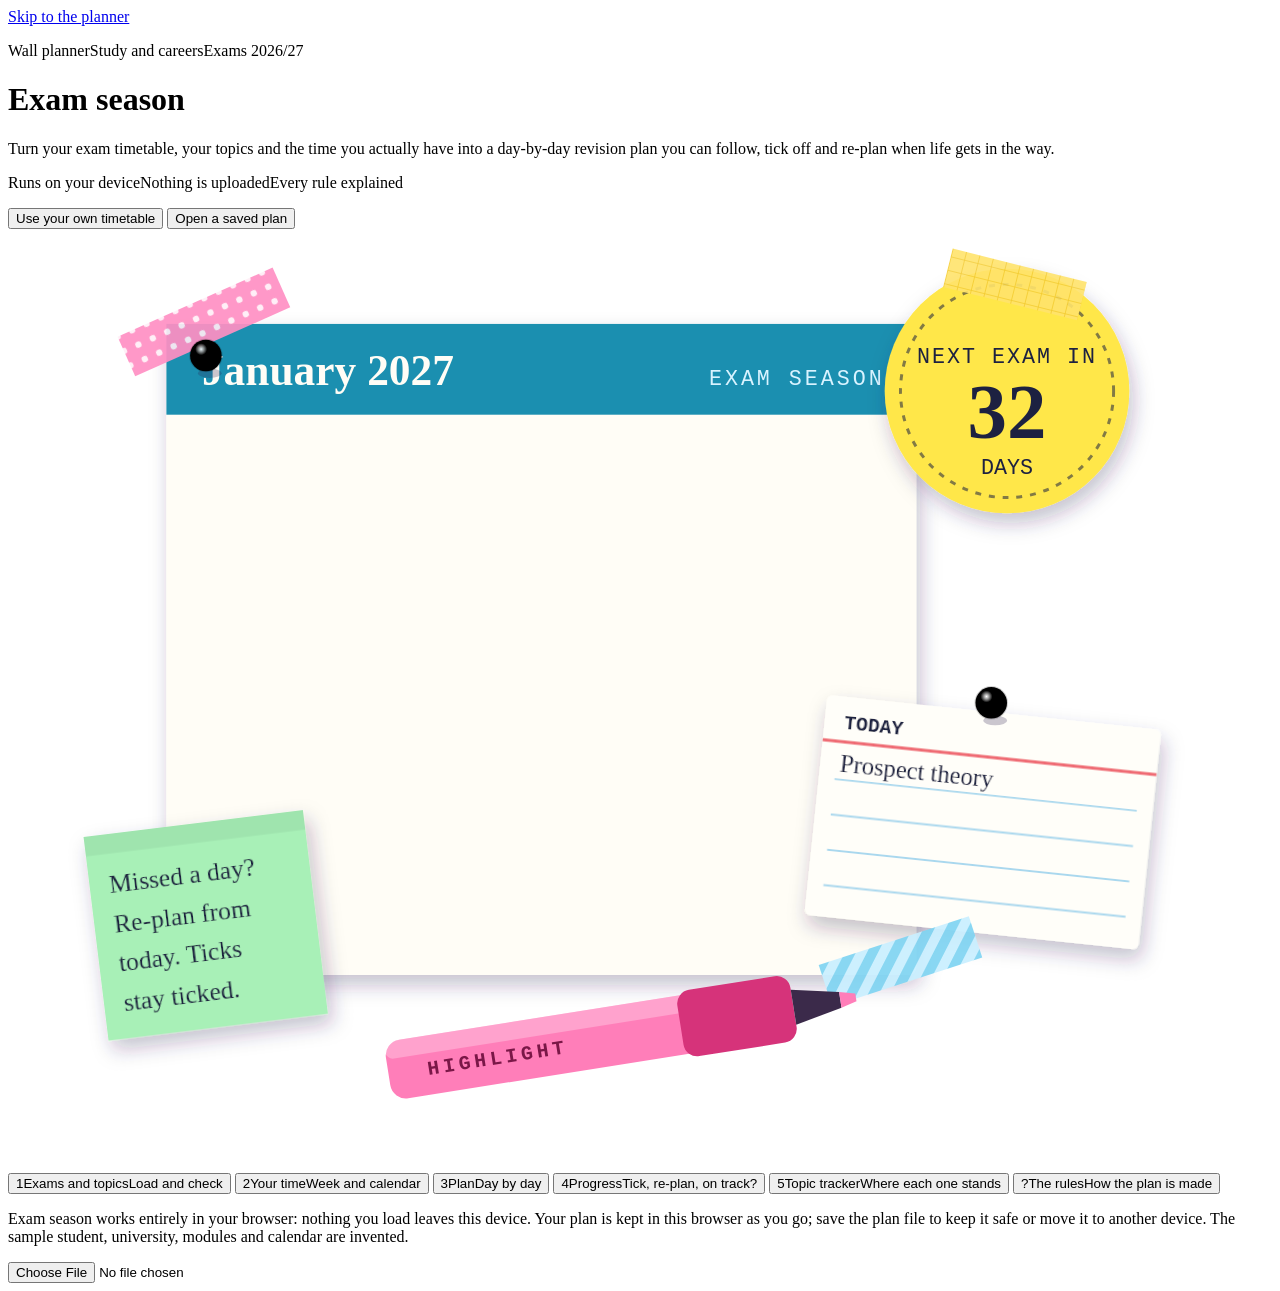
<file: src/shell.html>
<!doctype html>
<html lang="en-GB">
<head>
<meta charset="utf-8">
<meta name="viewport" content="width=device-width, initial-scale=1">
<title>Exam season: a revision plan you can follow</title>
<meta name="description" content="Turn your exam timetable, your topics and the time you actually have into a day-by-day revision plan you can follow, tick off and re-plan. Runs offline; nothing is uploaded.">
<style>
/*FONTS*/
/*STYLE*/
</style>
</head>
<body>
<a class="skip" href="#main">Skip to the planner</a>
<header class="hero">
  <div class="hero-inner">
    <div class="hero-copy">
      <p class="kicker"><span class="tape tape-stripe">Wall planner</span><span class="kicker-text">Study and careers</span><span class="kicker-text" id="kicker-year">Exams 2026/27</span></p>
      <h1>Exam <span class="hl">season</span></h1>
      <p class="lede">Turn your exam timetable, your topics and the time you actually have into a day-by-day revision plan you can follow, tick off and re-plan when life gets in the way.</p>
      <p class="stamp"><span>Runs on your device</span><span>Nothing is uploaded</span><span>Every rule explained</span></p>
      <div class="hero-actions">
        <button type="button" class="btn btn-marker" data-action="start-own">Use your own timetable</button>
        <button type="button" class="btn btn-ghost" data-action="open-project">Open a saved plan</button>
      </div>
    </div>
    <figure class="hero-art" aria-hidden="true">
      <svg id="hero-svg" viewBox="0 0 600 460" role="presentation" focusable="false">
        <defs>
          <pattern id="tapeDots" width="8" height="8" patternUnits="userSpaceOnUse"><rect width="8" height="8" fill="#ff8fc3"/><circle cx="4" cy="4" r="1.6" fill="#fff" opacity=".85"/></pattern>
          <pattern id="tapeStripe" width="10" height="10" patternUnits="userSpaceOnUse" patternTransform="rotate(45)"><rect width="10" height="10" fill="#7fd4f2"/><rect width="5" height="10" fill="#c9efff"/></pattern>
          <pattern id="tapeGrid" width="7" height="7" patternUnits="userSpaceOnUse"><rect width="7" height="7" fill="#ffe36b"/><path d="M0 0H7M0 0V7" stroke="#e7b400" stroke-width=".8" opacity=".6"/></pattern>
          <radialGradient id="pinHead" cx=".35" cy=".3" r=".75"><stop offset="0" stop-color="#fff" stop-opacity=".9"/><stop offset=".25" stop-color="currentColor"/><stop offset="1" stop-color="currentColor"/></radialGradient>
          <filter id="soft" x="-10%" y="-10%" width="130%" height="130%"><feDropShadow dx="2" dy="5" stdDeviation="5" flood-color="#2a2150" flood-opacity=".28"/></filter>
          <g id="pin"><ellipse cx="2" cy="9" rx="6" ry="2.4" fill="#2a2150" opacity=".25"/><circle r="8" fill="url(#pinHead)"/><circle r="8" fill="none" stroke="#000" stroke-opacity=".18"/></g>
        </defs>
        <!-- the planner poster -->
        <g filter="url(#soft)">
          <rect x="60" y="40" width="380" height="330" rx="4" fill="#fffdf6"/>
        </g>
        <rect x="60" y="40" width="380" height="46" fill="#1b8fb0"/>
        <text x="78" y="71" font-family="Shantell Sans, cursive" font-weight="800" font-size="22" fill="#fffdf6" id="hero-month">January 2027</text>
        <text x="424" y="71" text-anchor="end" font-family="Sometype Mono, monospace" font-size="11" fill="#d8f3ff" letter-spacing="1.5">EXAM SEASON</text>
        <g id="hero-grid" font-family="Sometype Mono, monospace"></g>
        <!-- an index card pinned over the corner -->
        <g transform="translate(395 228) rotate(6)" filter="url(#soft)">
          <rect width="170" height="112" rx="3" fill="#fffef9"/>
          <rect y="22" width="170" height="1.6" fill="#ef6b73"/>
          <g stroke="#a9d8ee" stroke-width="1"><path d="M8 42H162M8 60H162M8 78H162M8 96H162"/></g>
          <text x="10" y="16" font-family="Sometype Mono, monospace" font-size="10" font-weight="700" fill="#1d2141" id="hero-card-code">TODAY</text>
          <g font-family="Shantell Sans, cursive" font-size="12.5" fill="#1d2141" id="hero-card-lines">
            <text x="10" y="38">Prospect theory</text>
          </g>
        </g>
        <use href="#pin" x="478" y="232" style="color:#e2483f"/>
        <!-- washi tape holding the poster -->
        <rect x="36" y="28" width="86" height="22" fill="url(#tapeDots)" opacity=".92" transform="rotate(-24 79 39)"/>
        <rect x="392" y="352" width="80" height="22" fill="url(#tapeStripe)" opacity=".92" transform="rotate(-18 432 363)"/>
        <!-- the countdown sticker -->
        <g transform="translate(486 74)">
          <circle r="62" fill="#ffe74a" filter="url(#soft)"/>
          <circle r="54" fill="none" stroke="#1d2141" stroke-width="1.5" stroke-dasharray="3 4" opacity=".55"/>
          <text y="-14" text-anchor="middle" font-family="Sometype Mono, monospace" font-size="11" fill="#1d2141" letter-spacing="1">NEXT EXAM IN</text>
          <text y="24" text-anchor="middle" font-family="Shantell Sans, cursive" font-weight="800" font-size="40" fill="#1d2141" id="hero-count">32</text>
          <text y="42" text-anchor="middle" font-family="Sometype Mono, monospace" font-size="11" fill="#1d2141" id="hero-count-label">DAYS</text>
        </g>
        <rect x="455" y="10" width="70" height="20" fill="url(#tapeGrid)" opacity=".9" transform="rotate(14 490 20)"/>
        <!-- a sticky note -->
        <g transform="translate(18 300) rotate(-7)" filter="url(#soft)">
          <rect width="112" height="104" fill="#a8f0b7"/>
          <path d="M0 0H112V10H0Z" fill="#000" opacity=".05"/>
          <text x="10" y="30" font-family="Shantell Sans, cursive" font-size="13" fill="#1d2141">Missed a day?</text>
          <text x="10" y="50" font-family="Shantell Sans, cursive" font-size="13" fill="#1d2141">Re-plan from</text>
          <text x="10" y="70" font-family="Shantell Sans, cursive" font-size="13" fill="#1d2141">today. Ticks</text>
          <text x="10" y="90" font-family="Shantell Sans, cursive" font-size="13" fill="#1d2141">stay ticked.</text>
        </g>
        <!-- a highlighter pen lying across the bottom -->
        <g transform="translate(170 404) rotate(-9)">
          <rect x="0" y="0" width="190" height="30" rx="8" fill="#ff7eb9"/>
          <rect x="0" y="0" width="190" height="9" rx="4" fill="#fff" opacity=".28"/>
          <rect x="150" y="-2" width="58" height="34" rx="7" fill="#d6337a"/>
          <path d="M208 6 L232 11 L232 19 L208 24 Z" fill="#3b2a4a"/>
          <path d="M232 11 L240 13 L240 17 L232 19 Z" fill="#ff7eb9"/>
          <text x="20" y="20" font-family="Sometype Mono, monospace" font-size="10" font-weight="700" fill="#7a1747" letter-spacing="2">HIGHLIGHT</text>
        </g>
        <use href="#pin" x="80" y="56" style="color:#1b8fb0"/>
      </svg>
    </figure>
  </div>
  <div class="stickers" id="stickers" aria-label="Countdown to each exam"></div>
</header>

<main id="main">
  <div id="banner" class="banner" role="status" aria-live="polite"></div>
  <div class="sheet">
    <nav class="tabs" role="tablist" aria-label="Planner sections">
      <button type="button" role="tab" id="tab-exams" aria-controls="view-exams" aria-selected="false" data-view="exams" class="tab t0"><span class="tab-n">1</span><span class="tab-t">Exams and topics</span><span class="tab-s">Load and check</span></button>
      <button type="button" role="tab" id="tab-time" aria-controls="view-time" aria-selected="false" data-view="time" class="tab t1"><span class="tab-n">2</span><span class="tab-t">Your time</span><span class="tab-s">Week and calendar</span></button>
      <button type="button" role="tab" id="tab-plan" aria-controls="view-plan" aria-selected="true" data-view="plan" class="tab t2"><span class="tab-n">3</span><span class="tab-t">Plan</span><span class="tab-s">Day by day</span></button>
      <button type="button" role="tab" id="tab-progress" aria-controls="view-progress" aria-selected="false" data-view="progress" class="tab t3"><span class="tab-n">4</span><span class="tab-t">Progress</span><span class="tab-s">Tick, re-plan, on track?</span></button>
      <button type="button" role="tab" id="tab-topics" aria-controls="view-topics" aria-selected="false" data-view="topics" class="tab t5"><span class="tab-n">5</span><span class="tab-t">Topic tracker</span><span class="tab-s">Where each one stands</span></button>
      <button type="button" role="tab" id="tab-rules" aria-controls="view-rules" aria-selected="false" data-view="rules" class="tab t4"><span class="tab-n">?</span><span class="tab-t">The rules</span><span class="tab-s">How the plan is made</span></button>
    </nav>
    <section class="view" id="view-exams" role="tabpanel" aria-labelledby="tab-exams" hidden></section>
    <section class="view" id="view-time" role="tabpanel" aria-labelledby="tab-time" hidden></section>
    <section class="view" id="view-plan" role="tabpanel" aria-labelledby="tab-plan"></section>
    <section class="view" id="view-progress" role="tabpanel" aria-labelledby="tab-progress" hidden></section>
    <section class="view" id="view-topics" role="tabpanel" aria-labelledby="tab-topics" hidden></section>
    <section class="view" id="view-rules" role="tabpanel" aria-labelledby="tab-rules" hidden></section>
  </div>
</main>

<footer class="foot">
  <p>Exam season works entirely in your browser: nothing you load leaves this device. Your plan is kept in this browser as you go; save the plan file to keep it safe or move it to another device. The sample student, university, modules and calendar are invented.</p>
</footer>

<input type="file" id="file-project" class="visually-hidden" tabindex="-1" aria-label="Open a saved plan file" accept=".json,application/json">
<div id="toast" class="toast" role="status" aria-live="polite"></div>

<script id="samples" type="application/json">/*SAMPLES*/</script>
<script>
/*MODEL*/
</script>
<script>
/*UI*/
</script>
</body>
</html>
</file>
